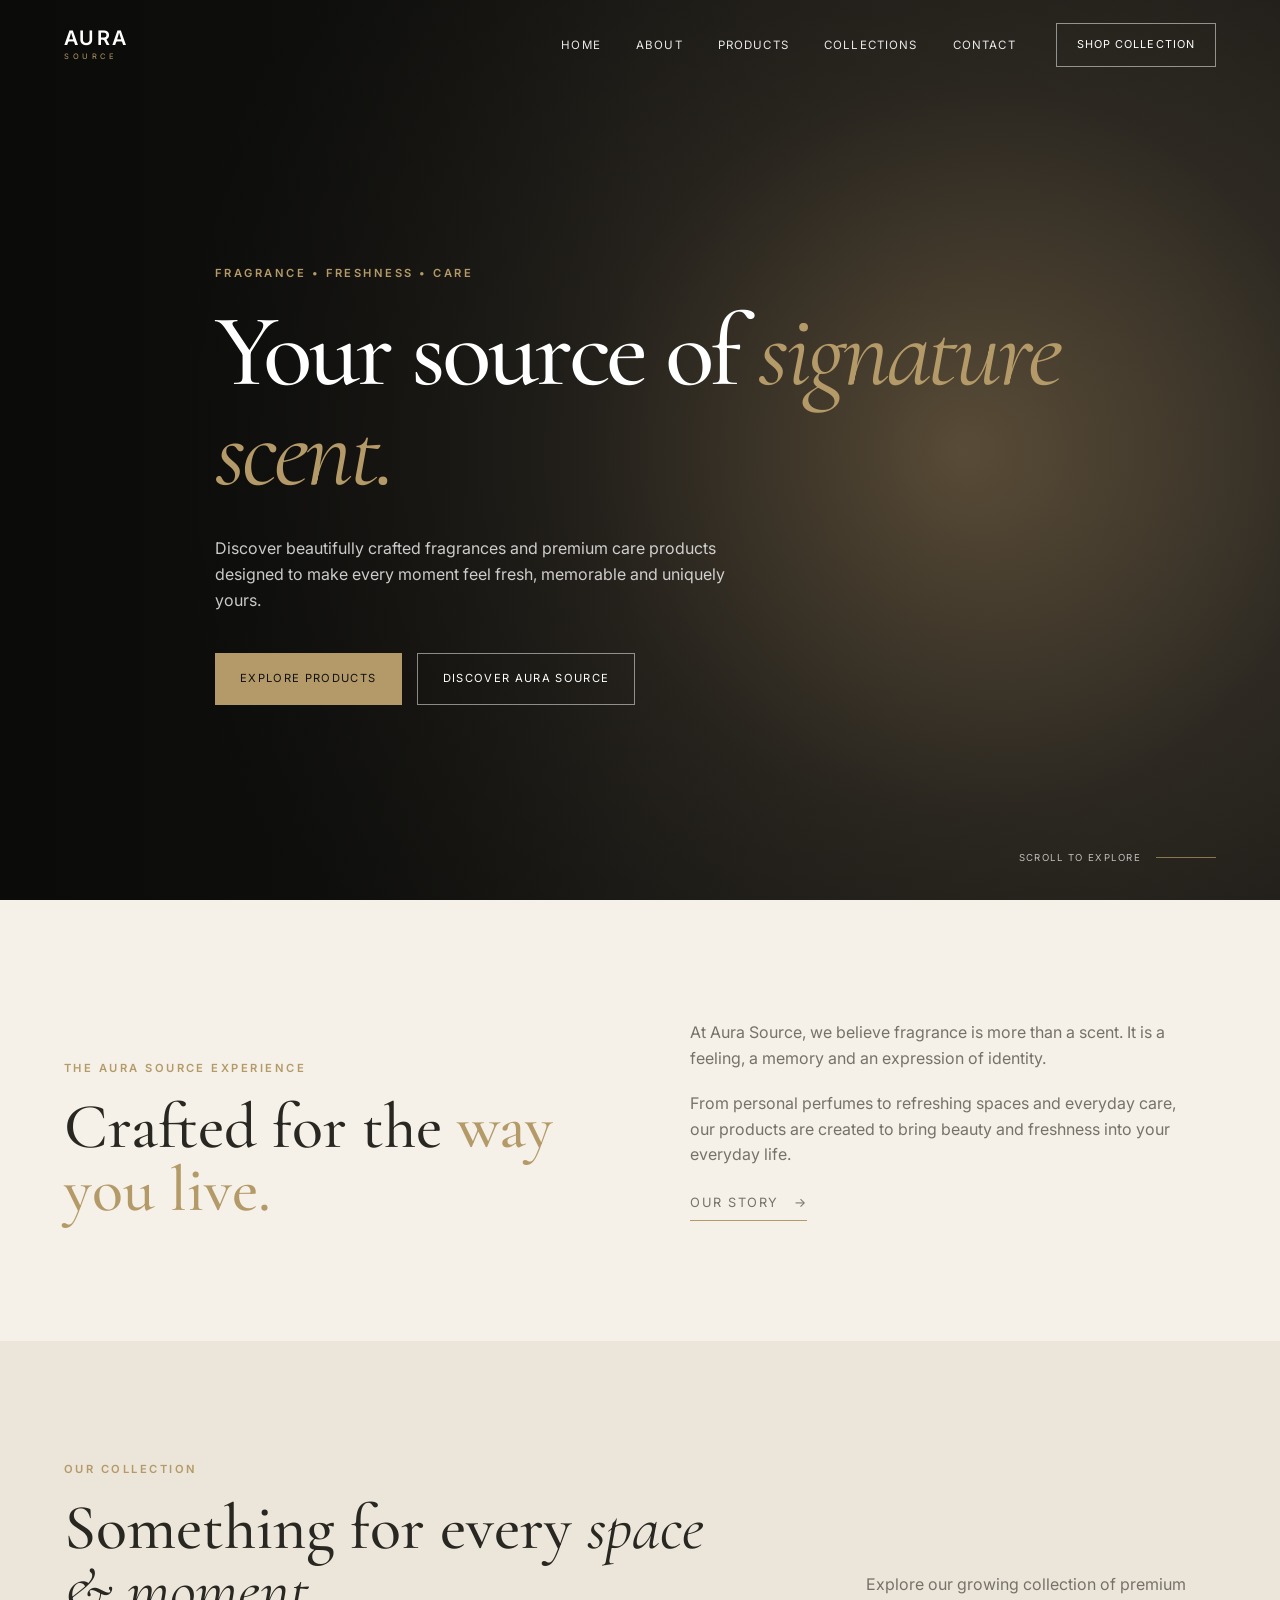
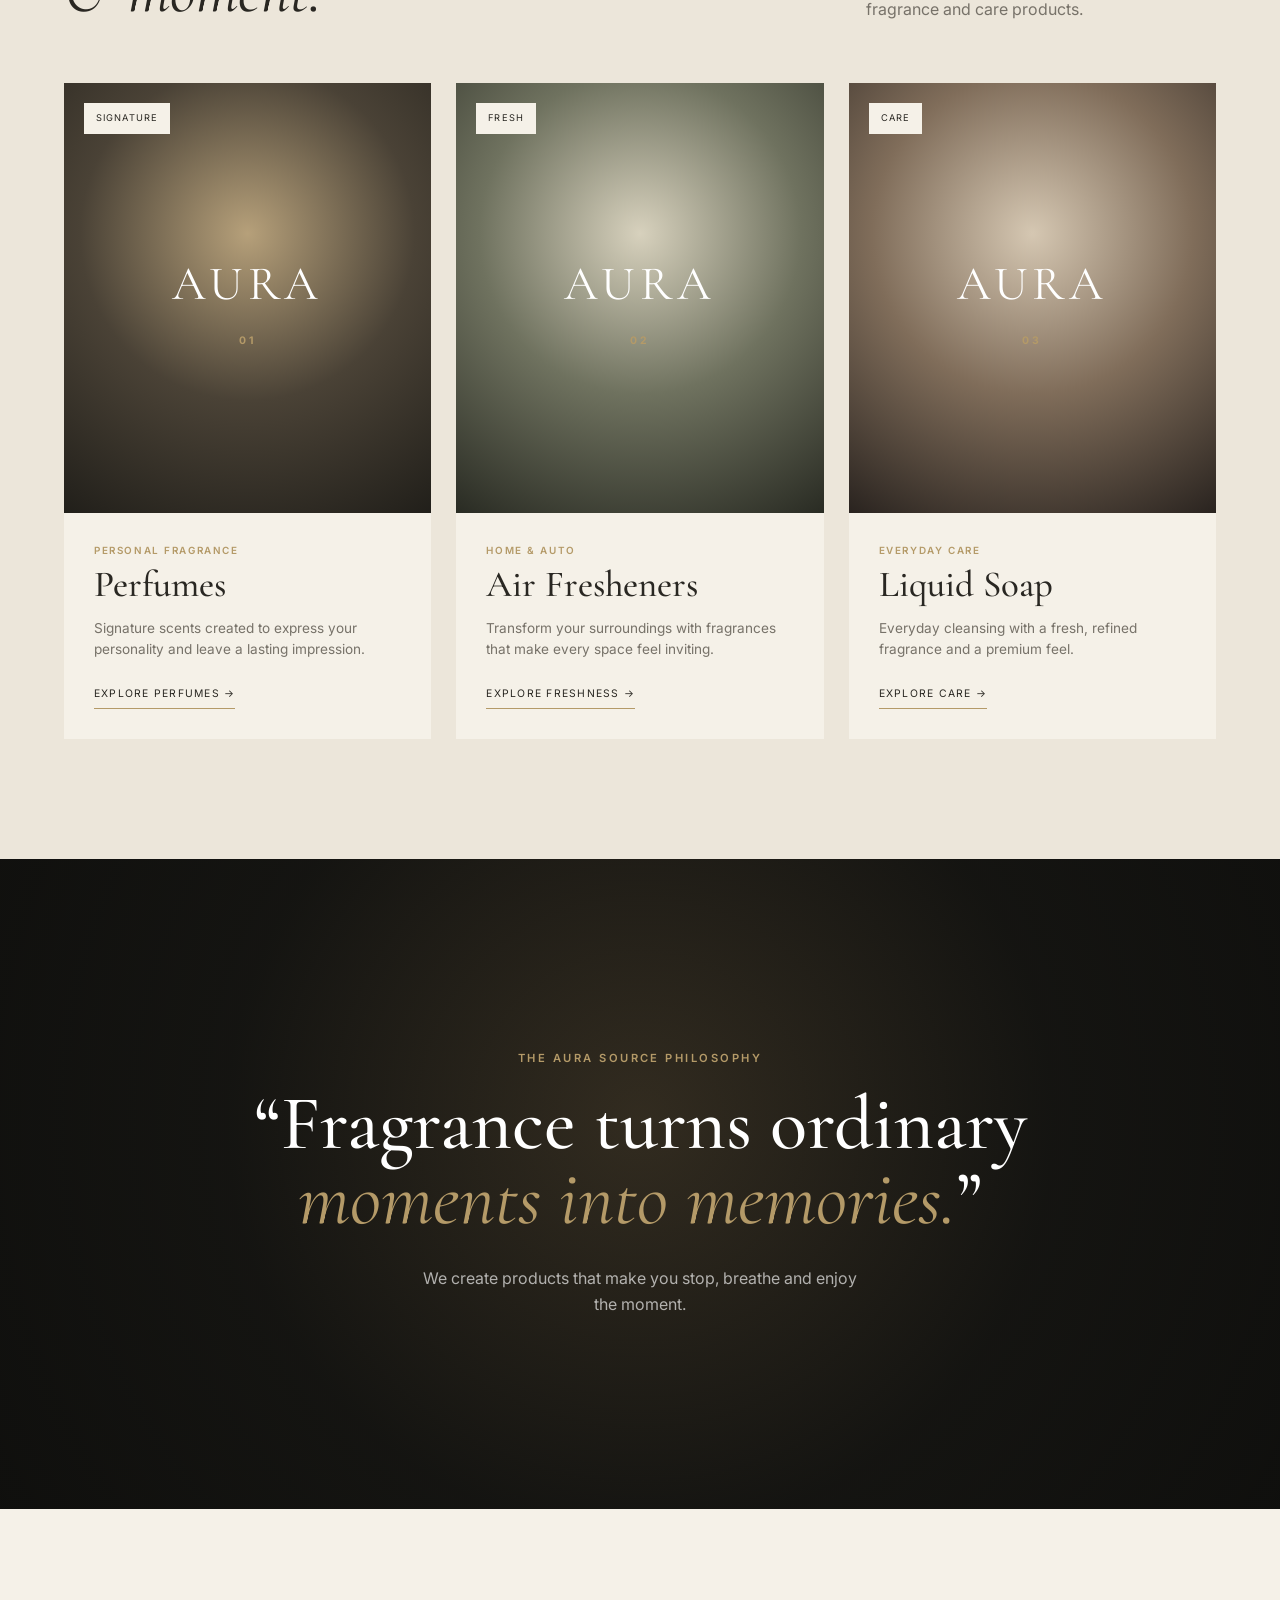
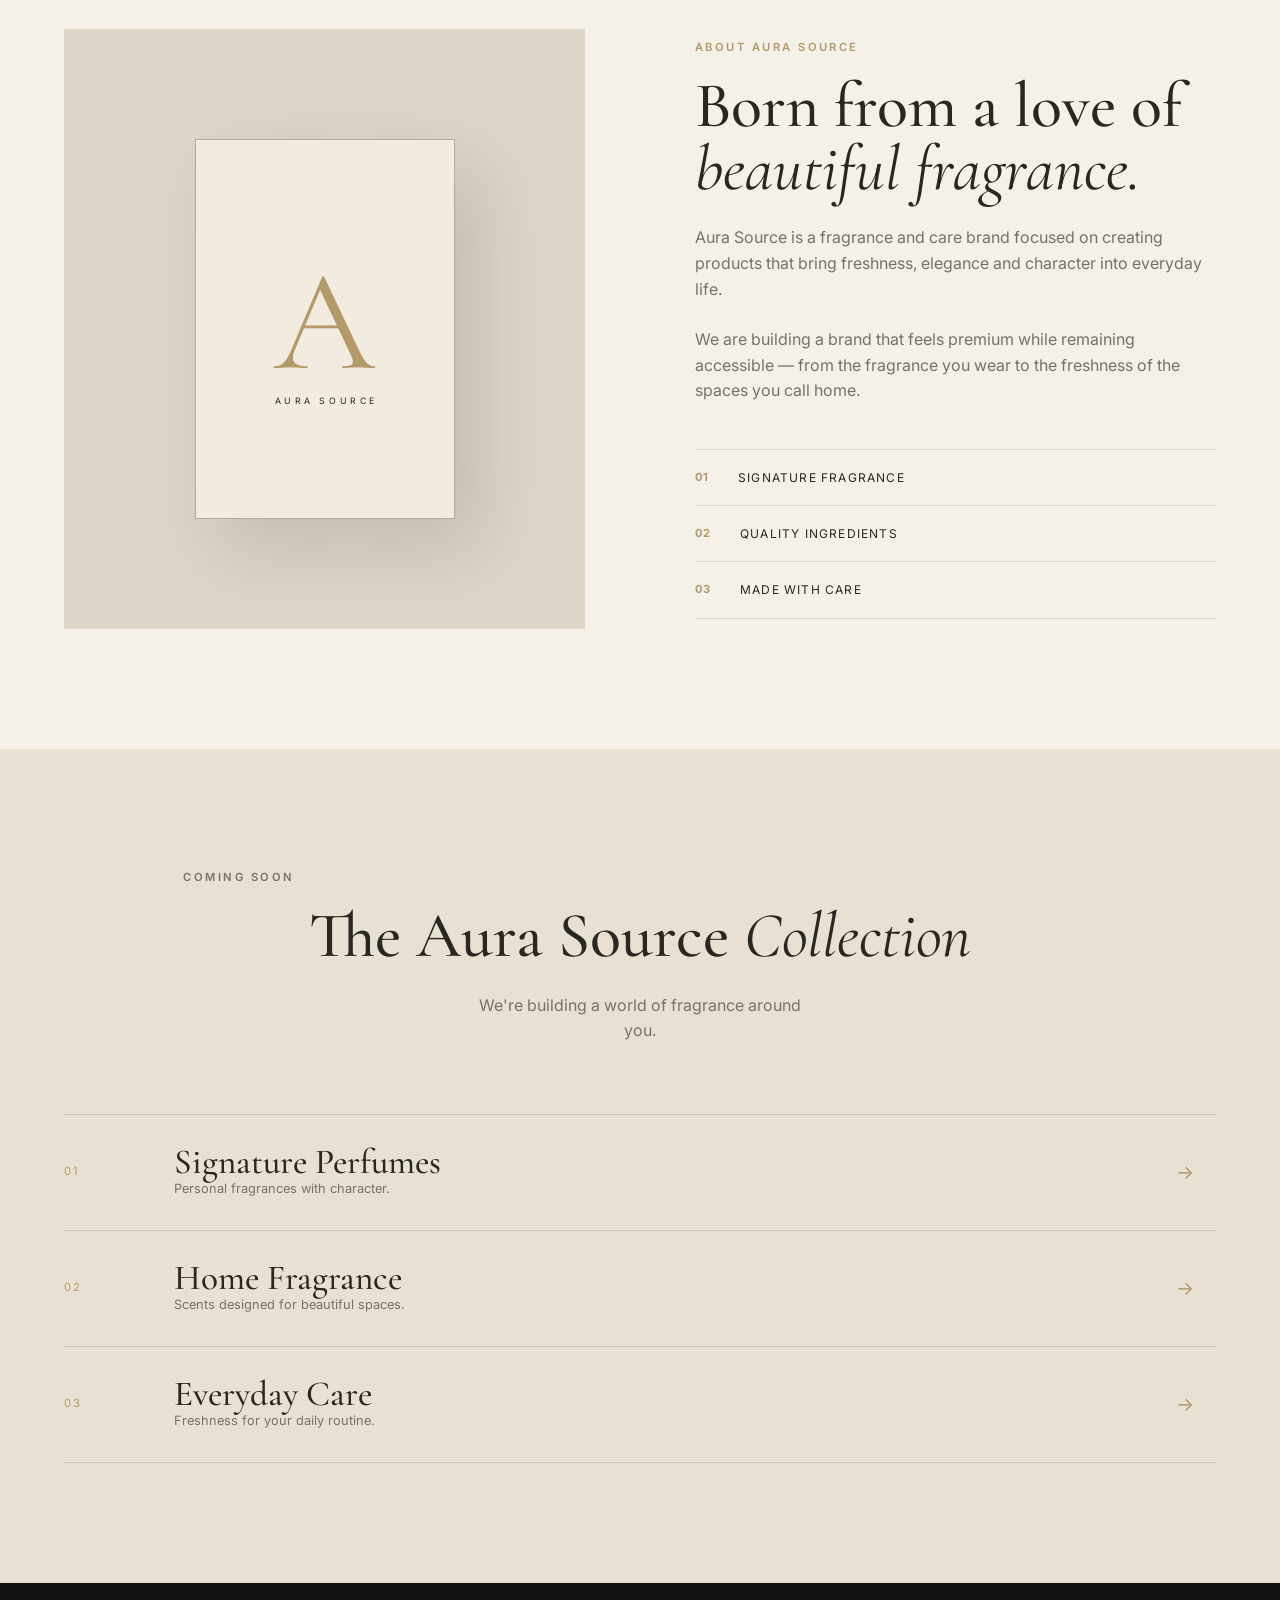
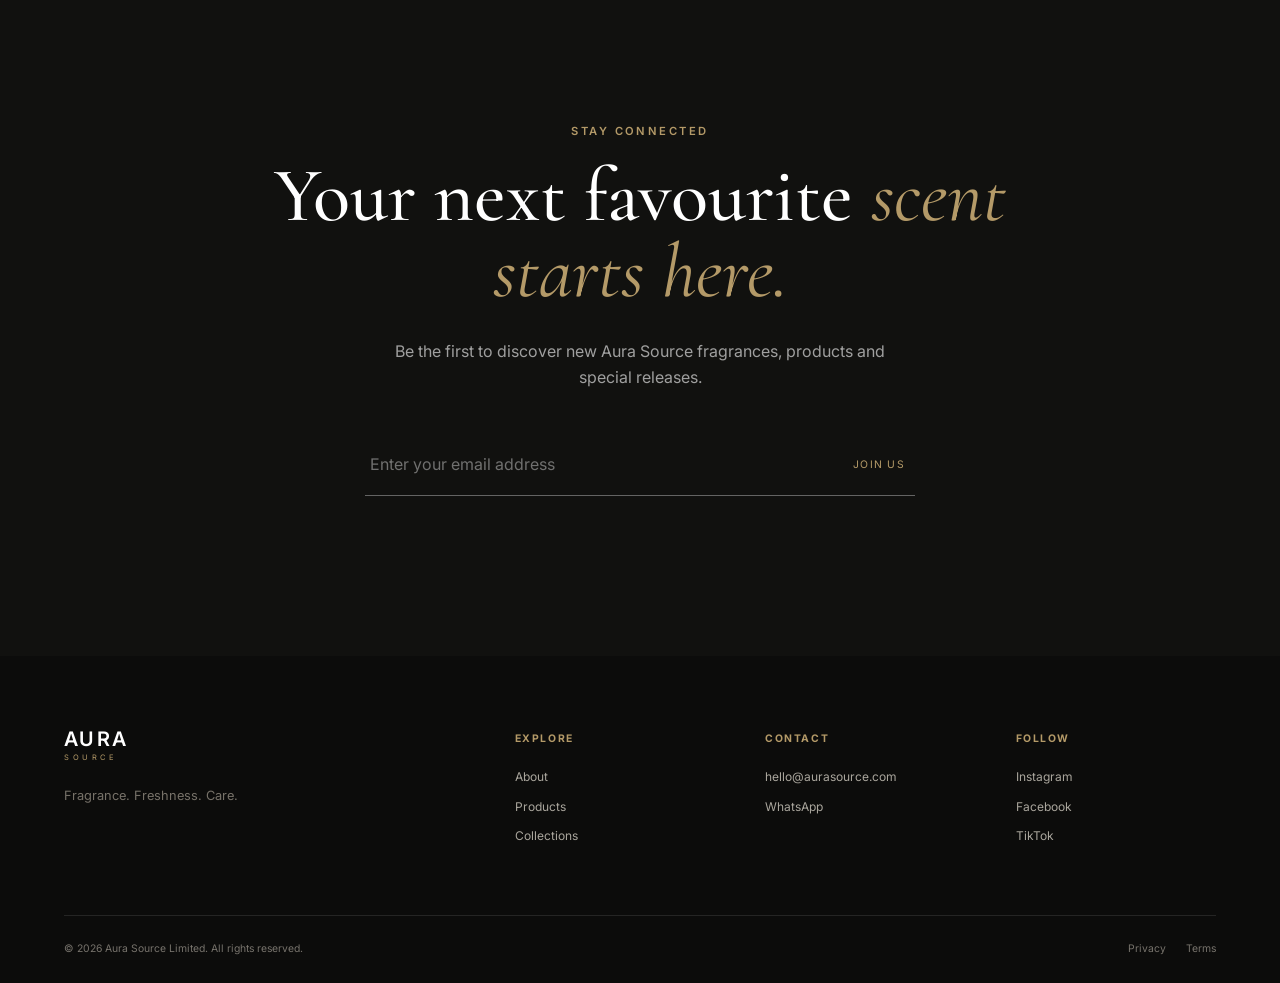
<file: index.html>
<!DOCTYPE html>
<html lang="en">
<head>
  <meta charset="UTF-8" />
  <meta name="viewport" content="width=device-width, initial-scale=1.0" />

  <title>Aura Source | Fragrance, Freshness & Care</title>
  <meta
    name="description"
    content="Aura Source creates premium perfumes, air fresheners and liquid care products designed to elevate everyday spaces and personal moments."
  />

  <link rel="preconnect" href="https://fonts.googleapis.com">
  <link rel="preconnect" href="https://fonts.gstatic.com" crossorigin>
  <link
    href="https://fonts.googleapis.com/css2?family=Cormorant+Garamond:wght@400;500;600;700&family=Inter:wght@300;400;500;600;700&display=swap"
    rel="stylesheet"
  />

  <link rel="stylesheet" href="index.css" />
</head>

<body>

  <!-- ================= HEADER ================= -->
  <header class="header" id="header">
    <div class="container nav">

      <a href="#home" class="logo">
        <span>AURA</span>
        <small>SOURCE</small>
      </a>

      <nav class="nav-links" id="navLinks">
        <a href="index.html">Home</a>
        <a href="about.html">About</a>
        <a href="products.html">Products</a>
        <a href="collections.html">Collections</a>
        <a href="contact.html">Contact</a>
      </nav>

      <a href="products.html" class="nav-button">Shop Collection</a>

      <button class="menu-toggle" id="menuToggle" aria-label="Open menu">
        <span></span>
        <span></span>
        <span></span>
      </button>

    </div>
  </header>


  <!-- ================= HERO ================= -->
  <main>

    <section class="hero" id="home">
      <div class="hero-overlay"></div>

      <div class="container hero-content">

        <p class="eyebrow">FRAGRANCE • FRESHNESS • CARE</p>

        <h1>
          Your source of
          <em>signature scent.</em>
        </h1>

        <p class="hero-text">
          Discover beautifully crafted fragrances and premium care products
          designed to make every moment feel fresh, memorable and uniquely yours.
        </p>

        <div class="hero-buttons">
          <a href="#products" class="btn btn-primary">Explore Products</a>
          <a href="#about" class="btn btn-outline">Discover Aura Source</a>
        </div>

      </div>

      <div class="scroll-indicator">
        <span>Scroll to explore</span>
        <div></div>
      </div>
    </section>


    <!-- ================= INTRO ================= -->
    <section class="intro section">
      <div class="container intro-grid">

        <div>
          <p class="eyebrow">THE AURA SOURCE EXPERIENCE</p>
          <h2>
            Crafted for the
            <span>way you live.</span>
          </h2>
        </div>

        <div class="intro-text">
          <p>
            At Aura Source, we believe fragrance is more than a scent.
            It is a feeling, a memory and an expression of identity.
          </p>

          <p>
            From personal perfumes to refreshing spaces and everyday care,
            our products are created to bring beauty and freshness into
            your everyday life.
          </p>

          <a href="#about" class="text-link">
            Our story <span>→</span>
          </a>
        </div>

      </div>
    </section>


    <!-- ================= PRODUCTS ================= -->
    <section class="products section" id="products">
      <div class="container">

        <div class="section-heading">
          <div>
            <p class="eyebrow">OUR COLLECTION</p>
            <h2>Something for every <em>space & moment.</em></h2>
          </div>

          <p>
            Explore our growing collection of premium fragrance
            and care products.
          </p>
        </div>


        <div class="product-grid">

          <!-- Perfume -->
          <article class="product-card perfume-card">
            <div class="product-image">
              <div class="product-placeholder">
                <span>AURA</span>
                <strong>01</strong>
              </div>

              <span class="product-label">Signature</span>
            </div>

            <div class="product-info">
              <p>PERSONAL FRAGRANCE</p>
              <h3>Perfumes</h3>
              <p>
                Signature scents created to express your personality
                and leave a lasting impression.
              </p>

              <a href="#contact" class="product-link">
                Explore perfumes →
              </a>
            </div>
          </article>


          <!-- Air Freshener -->
          <article class="product-card">
            <div class="product-image">
              <div class="product-placeholder fresh">
                <span>AURA</span>
                <strong>02</strong>
              </div>

              <span class="product-label">Fresh</span>
            </div>

            <div class="product-info">
              <p>HOME & AUTO</p>
              <h3>Air Fresheners</h3>
              <p>
                Transform your surroundings with fragrances
                that make every space feel inviting.
              </p>

              <a href="#contact" class="product-link">
                Explore freshness →
              </a>
            </div>
          </article>


          <!-- Liquid Soap -->
          <article class="product-card">
            <div class="product-image">
              <div class="product-placeholder care">
                <span>AURA</span>
                <strong>03</strong>
              </div>

              <span class="product-label">Care</span>
            </div>

            <div class="product-info">
              <p>EVERYDAY CARE</p>
              <h3>Liquid Soap</h3>
              <p>
                Everyday cleansing with a fresh, refined fragrance
                and a premium feel.
              </p>

              <a href="#contact" class="product-link">
                Explore care →
              </a>
            </div>
          </article>

        </div>
      </div>
    </section>


    <!-- ================= BRAND STATEMENT ================= -->
    <section class="statement">
      <div class="statement-overlay"></div>

      <div class="container statement-content">
        <p class="eyebrow">THE AURA SOURCE PHILOSOPHY</p>

        <h2>
          “Fragrance turns ordinary
          <em>moments into memories.</em>”
        </h2>

        <p>
          We create products that make you stop, breathe and enjoy
          the moment.
        </p>
      </div>
    </section>


    <!-- ================= ABOUT ================= -->
    <section class="about section" id="about">
      <div class="container about-grid">

        <div class="about-visual">
          <div class="about-box">
            <span>A</span>
            <small>AURA SOURCE</small>
          </div>
        </div>

        <div class="about-content">
          <p class="eyebrow">ABOUT AURA SOURCE</p>

          <h2>
            Born from a love of
            <em>beautiful fragrance.</em>
          </h2>

          <p>
            Aura Source is a fragrance and care brand focused on creating
            products that bring freshness, elegance and character into
            everyday life.
          </p>

          <p>
            We are building a brand that feels premium while remaining
            accessible — from the fragrance you wear to the freshness
            of the spaces you call home.
          </p>

          <div class="about-features">
            <div>
              <strong>01</strong>
              <span>Signature Fragrance</span>
            </div>

            <div>
              <strong>02</strong>
              <span>Quality Ingredients</span>
            </div>

            <div>
              <strong>03</strong>
              <span>Made with Care</span>
            </div>
          </div>

        </div>
      </div>
    </section>


    <!-- ================= COLLECTIONS ================= -->
    <section class="collections section" id="collections">
      <div class="container">

        <div class="section-heading centered">
          <p class="eyebrow">COMING SOON</p>

          <h2>
            The Aura Source
            <em>Collection</em>
          </h2>

          <p>
            We're building a world of fragrance around you.
          </p>
        </div>

        <div class="collection-list">

          <div class="collection-item">
            <span>01</span>
            <div>
              <h3>Signature Perfumes</h3>
              <p>Personal fragrances with character.</p>
            </div>
            <span>→</span>
          </div>

          <div class="collection-item">
            <span>02</span>
            <div>
              <h3>Home Fragrance</h3>
              <p>Scents designed for beautiful spaces.</p>
            </div>
            <span>→</span>
          </div>

          <div class="collection-item">
            <span>03</span>
            <div>
              <h3>Everyday Care</h3>
              <p>Freshness for your daily routine.</p>
            </div>
            <span>→</span>
          </div>

        </div>
      </div>
    </section>


    <!-- ================= CTA ================= -->
    <section class="cta" id="contact">
      <div class="container cta-content">

        <p class="eyebrow">STAY CONNECTED</p>

        <h2>
          Your next favourite
          <em>scent starts here.</em>
        </h2>

        <p>
          Be the first to discover new Aura Source fragrances,
          products and special releases.
        </p>

        <form class="newsletter" id="newsletterForm">
          <input
            type="email"
            id="email"
            placeholder="Enter your email address"
            required
          />

          <button type="submit">
            Join Us
          </button>
        </form>

        <p class="form-message" id="formMessage"></p>

      </div>
    </section>

  </main>


  <!-- ================= FOOTER ================= -->
  <footer class="footer">
    <div class="container footer-grid">

      <div>
        <a href="#home" class="logo footer-logo">
          <span>AURA</span>
          <small>SOURCE</small>
        </a>

        <p>
          Fragrance. Freshness. Care.
        </p>
      </div>

      <div>
        <h4>Explore</h4>
        <a href="about.html">About</a>
        <a href="products.html">Products</a>
        <a href="collections.html">Collections</a>
      </div>

      <div>
        <h4>Contact</h4>
        <a href="mailto:hello@aurasource.com">
          hello@aurasource.com
        </a>

        <a href="https://wa.me/2340000000000" target="_blank">
          WhatsApp
        </a>
      </div>

      <div>
        <h4>Follow</h4>
        <a href="#">Instagram</a>
        <a href="#">Facebook</a>
        <a href="#">TikTok</a>
      </div>

    </div>

    <div class="container footer-bottom">
      <p>© <span id="year"></span> Aura Source Limited. All rights reserved.</p>

      <div>
        <a href="privacy.html">Privacy</a>
        <a href="terms.html">Terms</a>
      </div>
    </div>
  </footer>


  <script src="index.js"></script>
</body>
</html>
</file>
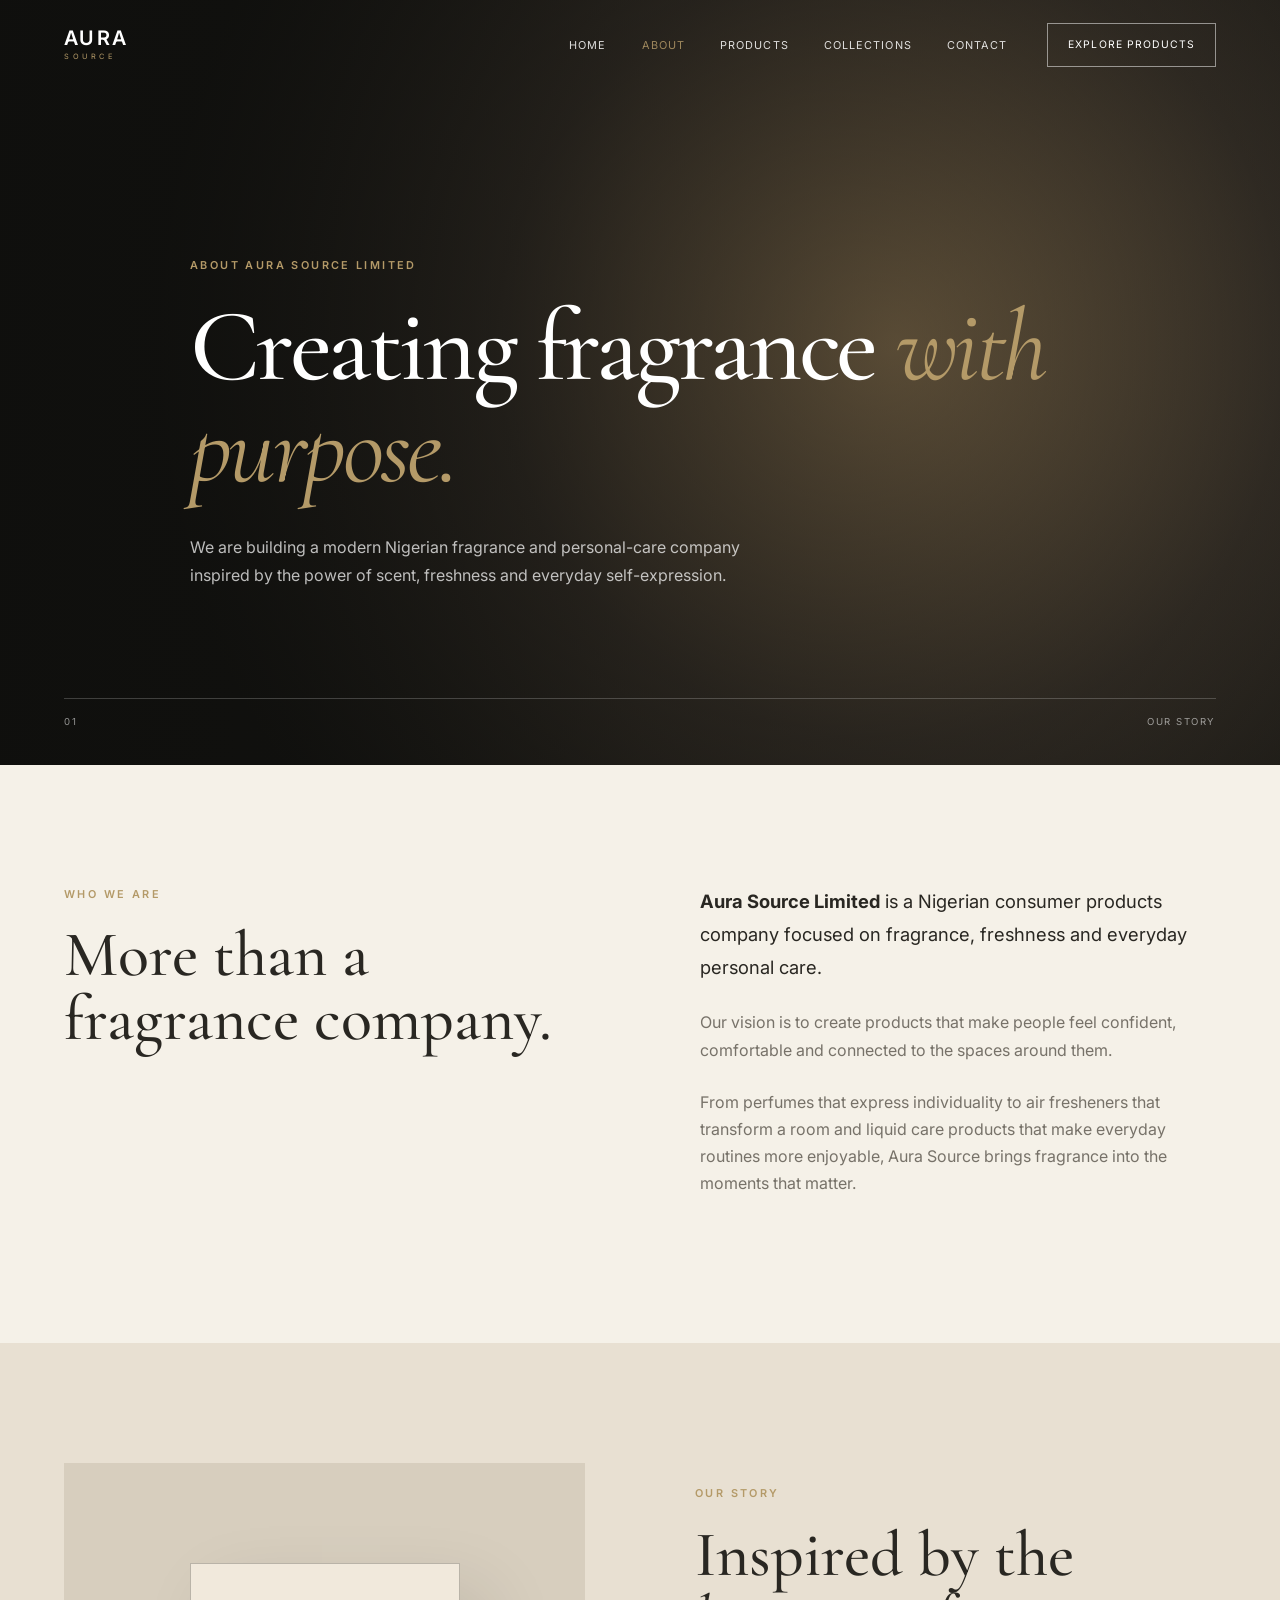
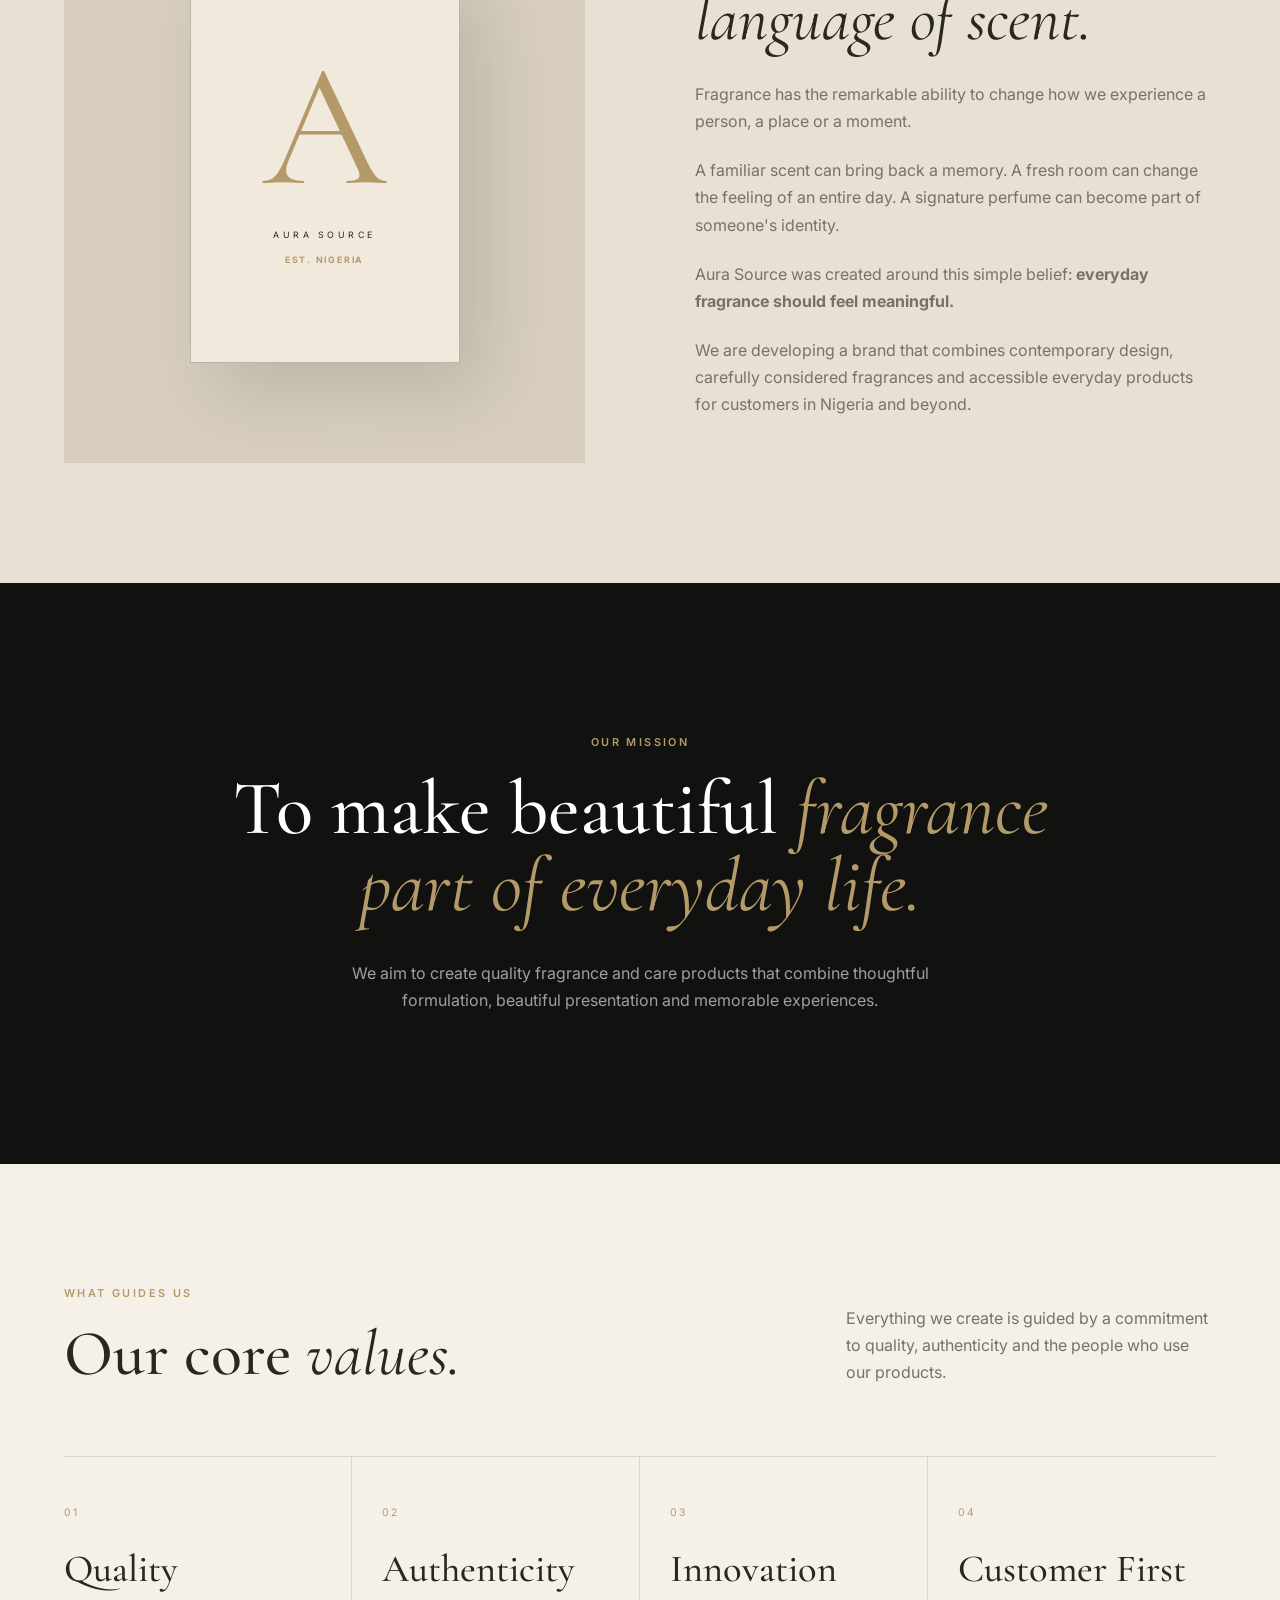
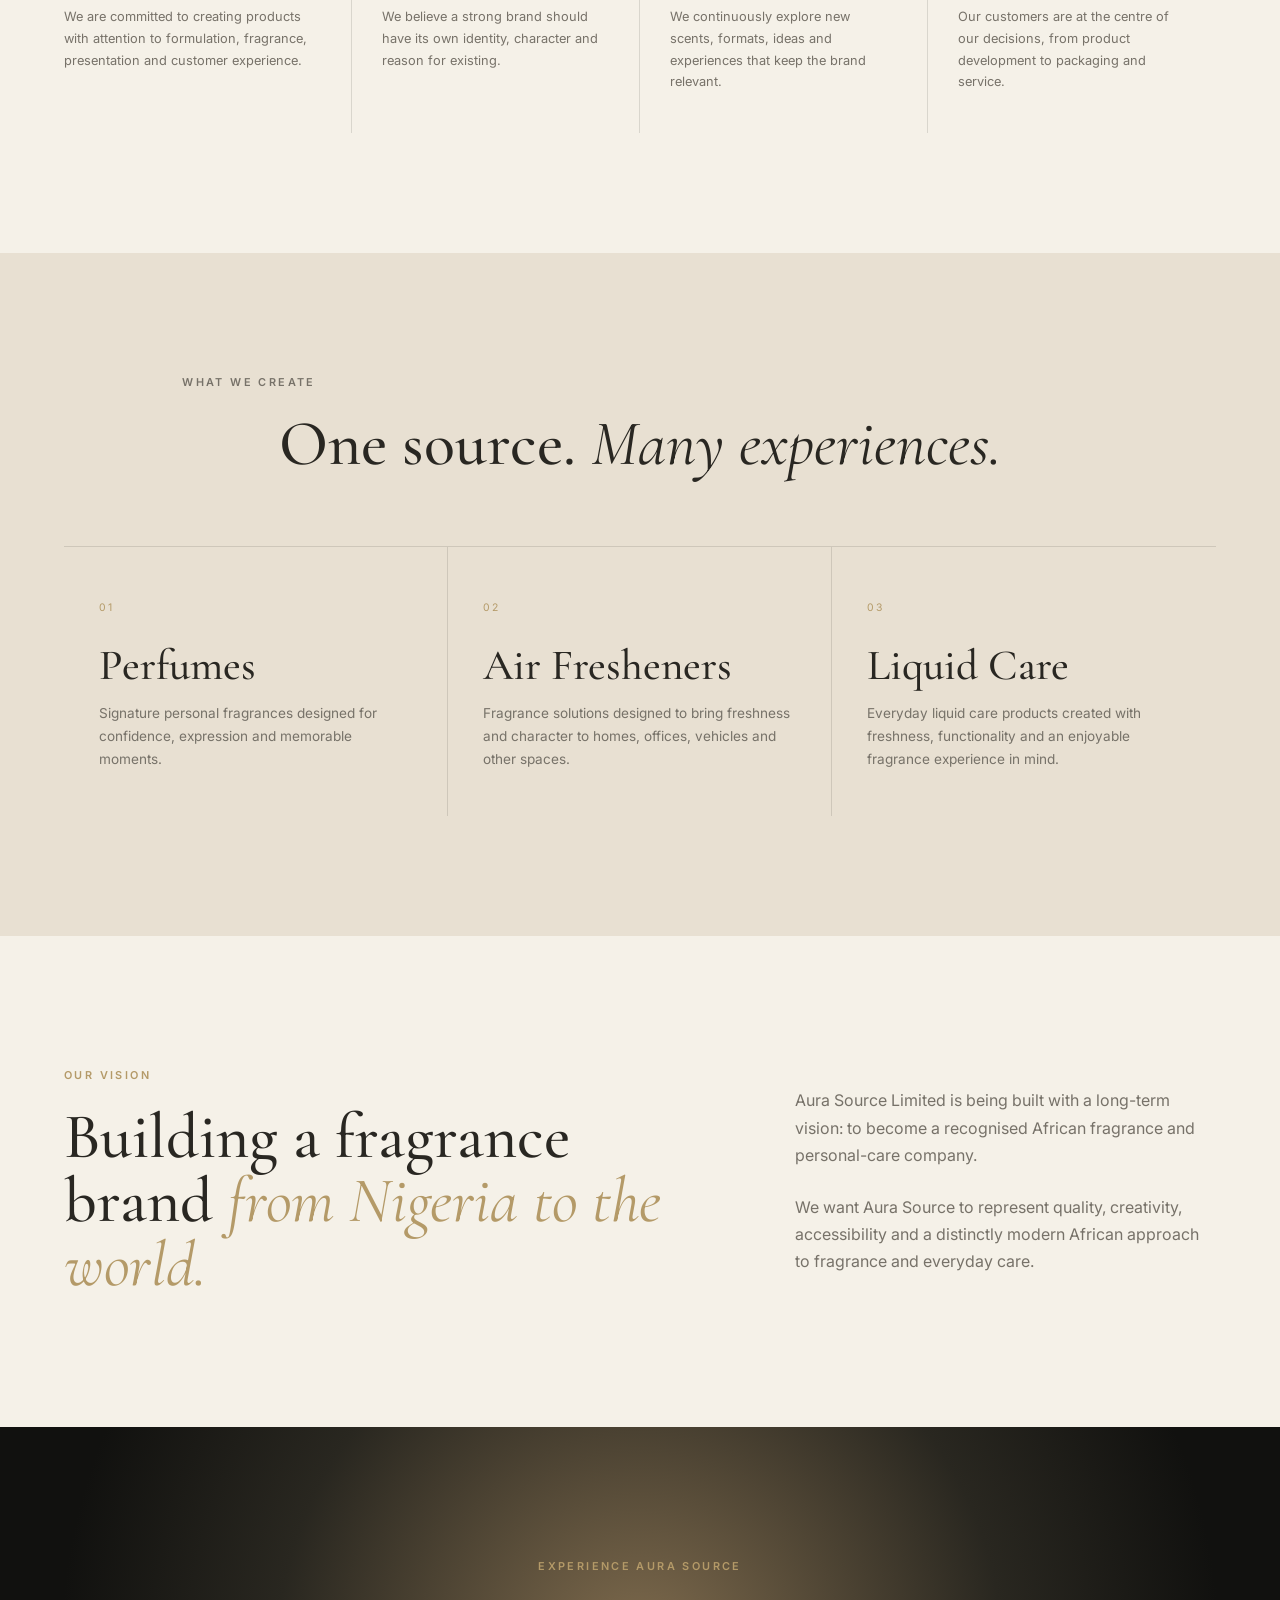
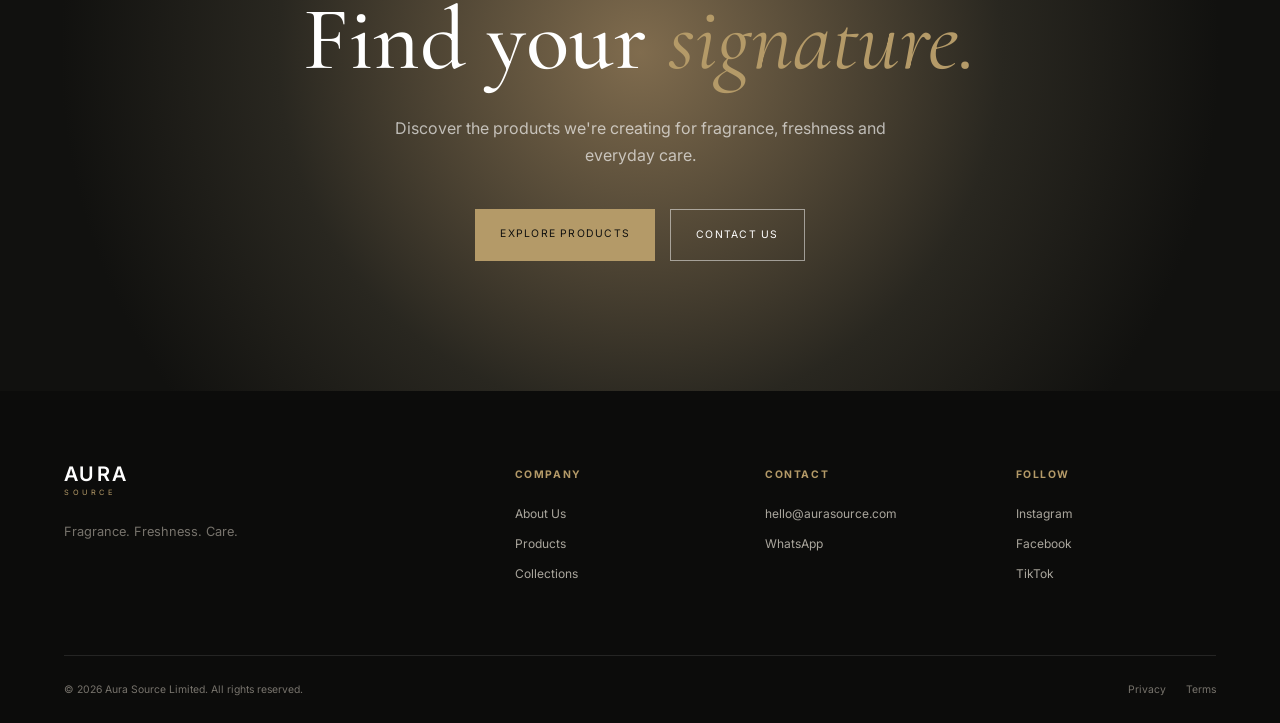
<file: about.html>
<!DOCTYPE html>
<html lang="en">
<head>
  <meta charset="UTF-8">
  <meta name="viewport" content="width=device-width, initial-scale=1.0">

  <title>About Us | Aura Source Limited</title>

  <meta
    name="description"
    content="Learn about Aura Source Limited, a Nigerian fragrance and personal care company creating perfumes, air fresheners and liquid care products."
  >

  <link rel="preconnect" href="https://fonts.googleapis.com">
  <link rel="preconnect" href="https://fonts.gstatic.com" crossorigin>

  <link
    href="https://fonts.googleapis.com/css2?family=Cormorant+Garamond:wght@400;500;600;700&family=Inter:wght@300;400;500;600;700&display=swap"
    rel="stylesheet"
  >

  <link rel="stylesheet" href="about.css">
</head>

<body>

  <!-- ================= NAVIGATION ================= -->

  <header class="header" id="header">

    <div class="container nav">

      <a href="index.html" class="logo">
        <span>AURA</span>
        <small>SOURCE</small>
      </a>

      <nav class="nav-links" id="navLinks">
        <a href="index.html">Home</a>
        <a href="about.html" class="active">About</a>
        <a href="index.html#products">Products</a>
        <a href="index.html#collections">Collections</a>
        <a href="index.html#contact">Contact</a>
      </nav>

      <a href="index.html#products" class="nav-button">
        Explore Products
      </a>

      <button
        class="menu-toggle"
        id="menuToggle"
        aria-label="Open menu"
      >
        <span></span>
        <span></span>
        <span></span>
      </button>

    </div>

  </header>


  <!-- ================= HERO ================= -->

  <main>

    <section class="about-hero">

      <div class="hero-overlay"></div>

      <div class="container hero-content">

        <p class="eyebrow">
          ABOUT AURA SOURCE LIMITED
        </p>

        <h1>
          Creating fragrance
          <em>with purpose.</em>
        </h1>

        <p>
          We are building a modern Nigerian fragrance and personal-care
          company inspired by the power of scent, freshness and everyday
          self-expression.
        </p>

      </div>

      <div class="hero-bottom">
        <span>01</span>
        <span>OUR STORY</span>
      </div>

    </section>


    <!-- ================= COMPANY INTRO ================= -->

    <section class="company-intro section">

      <div class="container intro-grid">

        <div class="intro-heading">

          <p class="eyebrow">
            WHO WE ARE
          </p>

          <h2>
            More than a fragrance company.
          </h2>

        </div>

        <div class="intro-copy">

          <p class="lead">
            <strong>Aura Source Limited</strong> is a Nigerian consumer
            products company focused on fragrance, freshness and everyday
            personal care.
          </p>

          <p>
            Our vision is to create products that make people feel confident,
            comfortable and connected to the spaces around them.
          </p>

          <p>
            From perfumes that express individuality to air fresheners that
            transform a room and liquid care products that make everyday
            routines more enjoyable, Aura Source brings fragrance into
            the moments that matter.
          </p>

        </div>

      </div>

    </section>


    <!-- ================= BRAND STORY ================= -->

    <section class="story section">

      <div class="container story-grid">

        <div class="story-image">

          <div class="story-card">

            <span class="big-letter">A</span>

            <div>
              <small>AURA SOURCE</small>
              <strong>EST. NIGERIA</strong>
            </div>

          </div>

        </div>


        <div class="story-content">

          <p class="eyebrow">
            OUR STORY
          </p>

          <h2>
            Inspired by the
            <em>language of scent.</em>
          </h2>

          <p>
            Fragrance has the remarkable ability to change how we experience
            a person, a place or a moment.
          </p>

          <p>
            A familiar scent can bring back a memory. A fresh room can change
            the feeling of an entire day. A signature perfume can become part
            of someone's identity.
          </p>

          <p>
            Aura Source was created around this simple belief:
            <strong>everyday fragrance should feel meaningful.</strong>
          </p>

          <p>
            We are developing a brand that combines contemporary design,
            carefully considered fragrances and accessible everyday products
            for customers in Nigeria and beyond.
          </p>

        </div>

      </div>

    </section>


    <!-- ================= MISSION ================= -->

    <section class="mission">

      <div class="container mission-content">

        <p class="eyebrow">
          OUR MISSION
        </p>

        <h2>
          To make beautiful
          <em>fragrance part of everyday life.</em>
        </h2>

        <p>
          We aim to create quality fragrance and care products that combine
          thoughtful formulation, beautiful presentation and memorable
          experiences.
        </p>

      </div>

    </section>


    <!-- ================= VALUES ================= -->

    <section class="values section">

      <div class="container">

        <div class="section-heading">

          <div>
            <p class="eyebrow">
              WHAT GUIDES US
            </p>

            <h2>
              Our core
              <em>values.</em>
            </h2>
          </div>

          <p>
            Everything we create is guided by a commitment to quality,
            authenticity and the people who use our products.
          </p>

        </div>


        <div class="values-grid">

          <article class="value-card">

            <span>01</span>

            <h3>Quality</h3>

            <p>
              We are committed to creating products with attention to
              formulation, fragrance, presentation and customer experience.
            </p>

          </article>


          <article class="value-card">

            <span>02</span>

            <h3>Authenticity</h3>

            <p>
              We believe a strong brand should have its own identity,
              character and reason for existing.
            </p>

          </article>


          <article class="value-card">

            <span>03</span>

            <h3>Innovation</h3>

            <p>
              We continuously explore new scents, formats, ideas and
              experiences that keep the brand relevant.
            </p>

          </article>


          <article class="value-card">

            <span>04</span>

            <h3>Customer First</h3>

            <p>
              Our customers are at the centre of our decisions, from product
              development to packaging and service.
            </p>

          </article>

        </div>

      </div>

    </section>


    <!-- ================= PRODUCT AREAS ================= -->

    <section class="product-focus section">

      <div class="container">

        <div class="section-heading centered">

          <p class="eyebrow">
            WHAT WE CREATE
          </p>

          <h2>
            One source.
            <em>Many experiences.</em>
          </h2>

        </div>


        <div class="focus-grid">

          <div class="focus-item">

            <span>01</span>

            <h3>Perfumes</h3>

            <p>
              Signature personal fragrances designed for confidence,
              expression and memorable moments.
            </p>

          </div>


          <div class="focus-item">

            <span>02</span>

            <h3>Air Fresheners</h3>

            <p>
              Fragrance solutions designed to bring freshness and character
              to homes, offices, vehicles and other spaces.
            </p>

          </div>


          <div class="focus-item">

            <span>03</span>

            <h3>Liquid Care</h3>

            <p>
              Everyday liquid care products created with freshness,
              functionality and an enjoyable fragrance experience in mind.
            </p>

          </div>

        </div>

      </div>

    </section>


    <!-- ================= VISION ================= -->

    <section class="vision">

      <div class="container vision-grid">

        <div>

          <p class="eyebrow">
            OUR VISION
          </p>

          <h2>
            Building a fragrance brand
            <em>from Nigeria to the world.</em>
          </h2>

        </div>

        <div>

          <p>
            Aura Source Limited is being built with a long-term vision:
            to become a recognised African fragrance and personal-care
            company.
          </p>

          <p>
            We want Aura Source to represent quality, creativity,
            accessibility and a distinctly modern African approach to
            fragrance and everyday care.
          </p>

        </div>

      </div>

    </section>


    <!-- ================= CTA ================= -->

    <section class="about-cta">

      <div class="container">

        <p class="eyebrow">
          EXPERIENCE AURA SOURCE
        </p>

        <h2>
          Find your
          <em>signature.</em>
        </h2>

        <p>
          Discover the products we're creating for fragrance,
          freshness and everyday care.
        </p>

        <div class="cta-buttons">

          <a
            href="index.html#products"
            class="btn btn-primary"
          >
            Explore Products
          </a>

          <a
            href="index.html#contact"
            class="btn btn-outline"
          >
            Contact Us
          </a>

        </div>

      </div>

    </section>

  </main>


  <!-- ================= FOOTER ================= -->

  <footer class="footer">

    <div class="container footer-grid">

      <div>

        <a href="index.html" class="logo footer-logo">
          <span>AURA</span>
          <small>SOURCE</small>
        </a>

        <p>
          Fragrance. Freshness. Care.
        </p>

      </div>


      <div>

        <h4>Company</h4>

        <a href="about.html">About Us</a>
        <a href="index.html#products">Products</a>
        <a href="index.html#collections">Collections</a>

      </div>


      <div>

        <h4>Contact</h4>

        <a href="mailto:hello@aurasource.com">
          hello@aurasource.com
        </a>

        <a
          href="https://wa.me/2340000000000"
          target="_blank"
          rel="noopener"
        >
          WhatsApp
        </a>

      </div>


      <div>

        <h4>Follow</h4>

        <a href="#">Instagram</a>
        <a href="#">Facebook</a>
        <a href="#">TikTok</a>

      </div>

    </div>


    <div class="container footer-bottom">

      <p>
        © <span id="year"></span>
        Aura Source Limited. All rights reserved.
      </p>

      <div>
        <a href="#">Privacy</a>
        <a href="#">Terms</a>
      </div>

    </div>

  </footer>


  <script src="about.js"></script>

</body>
</html>
</file>
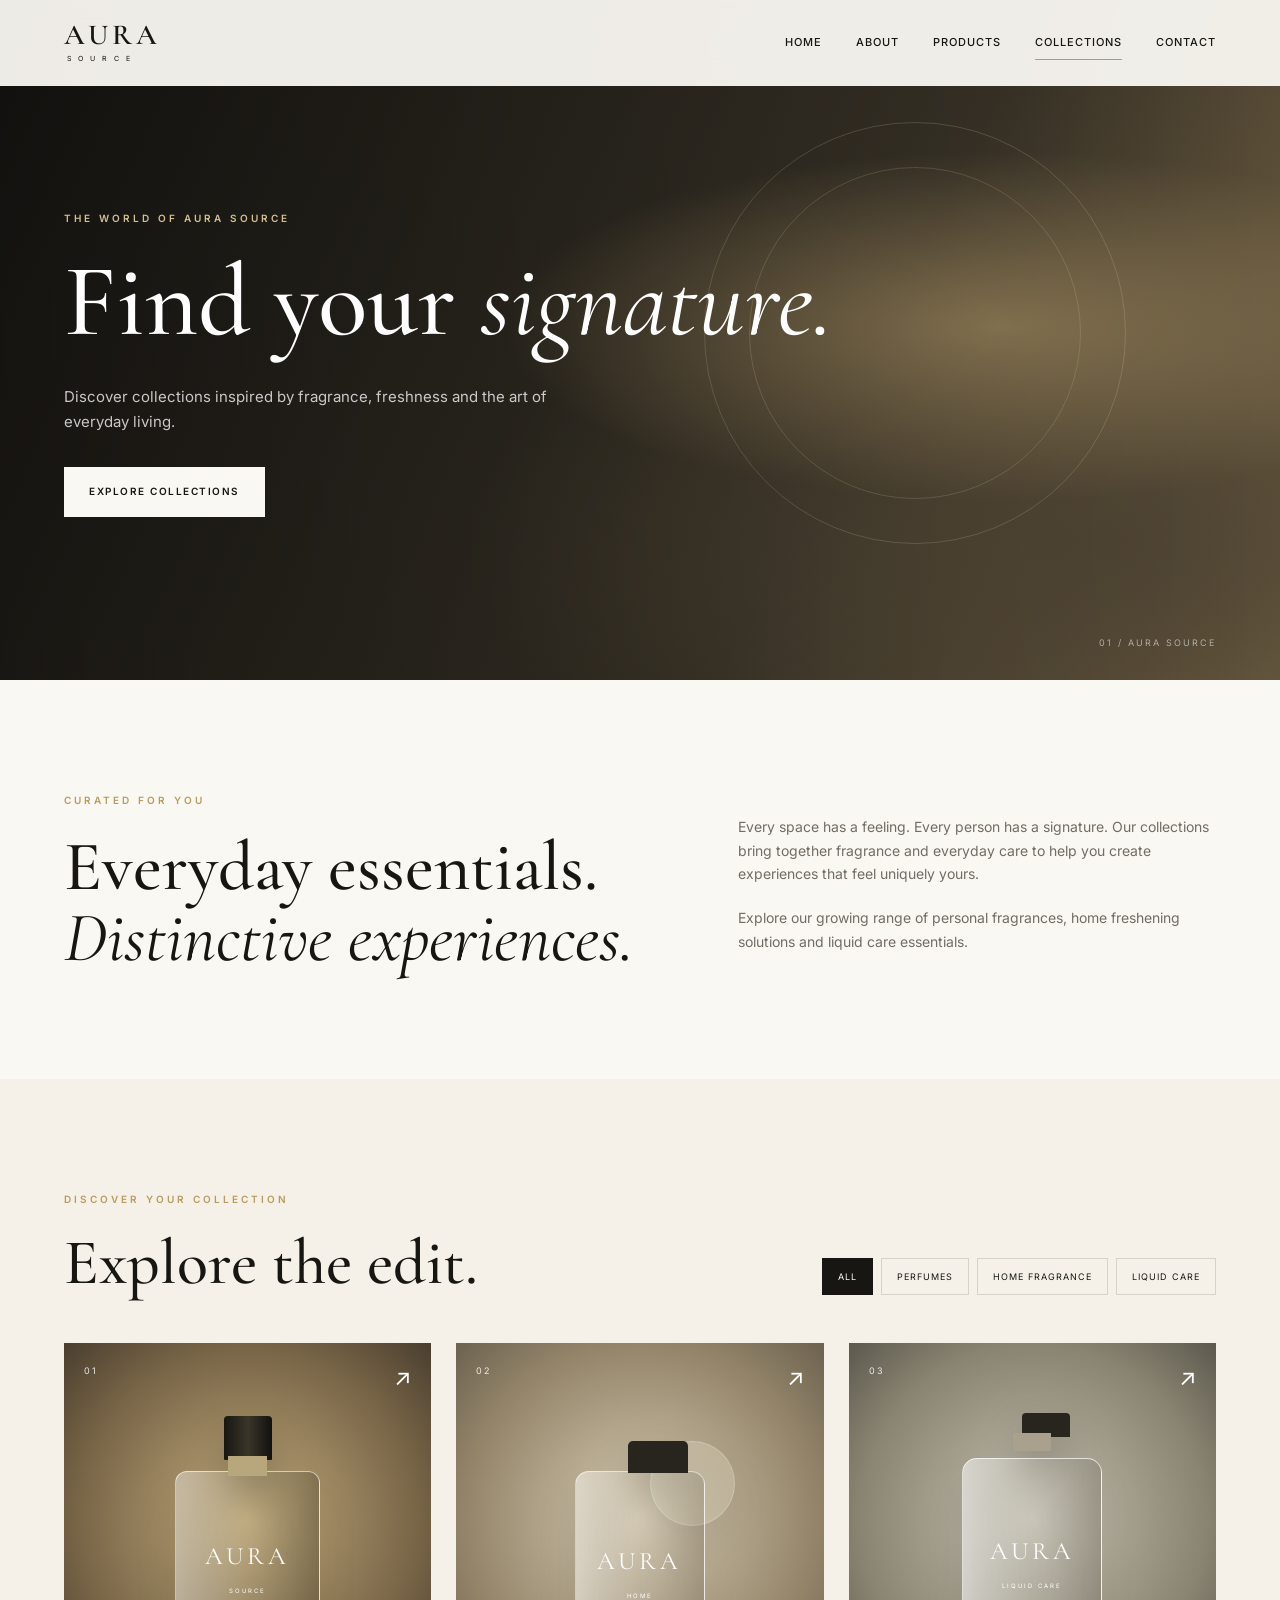
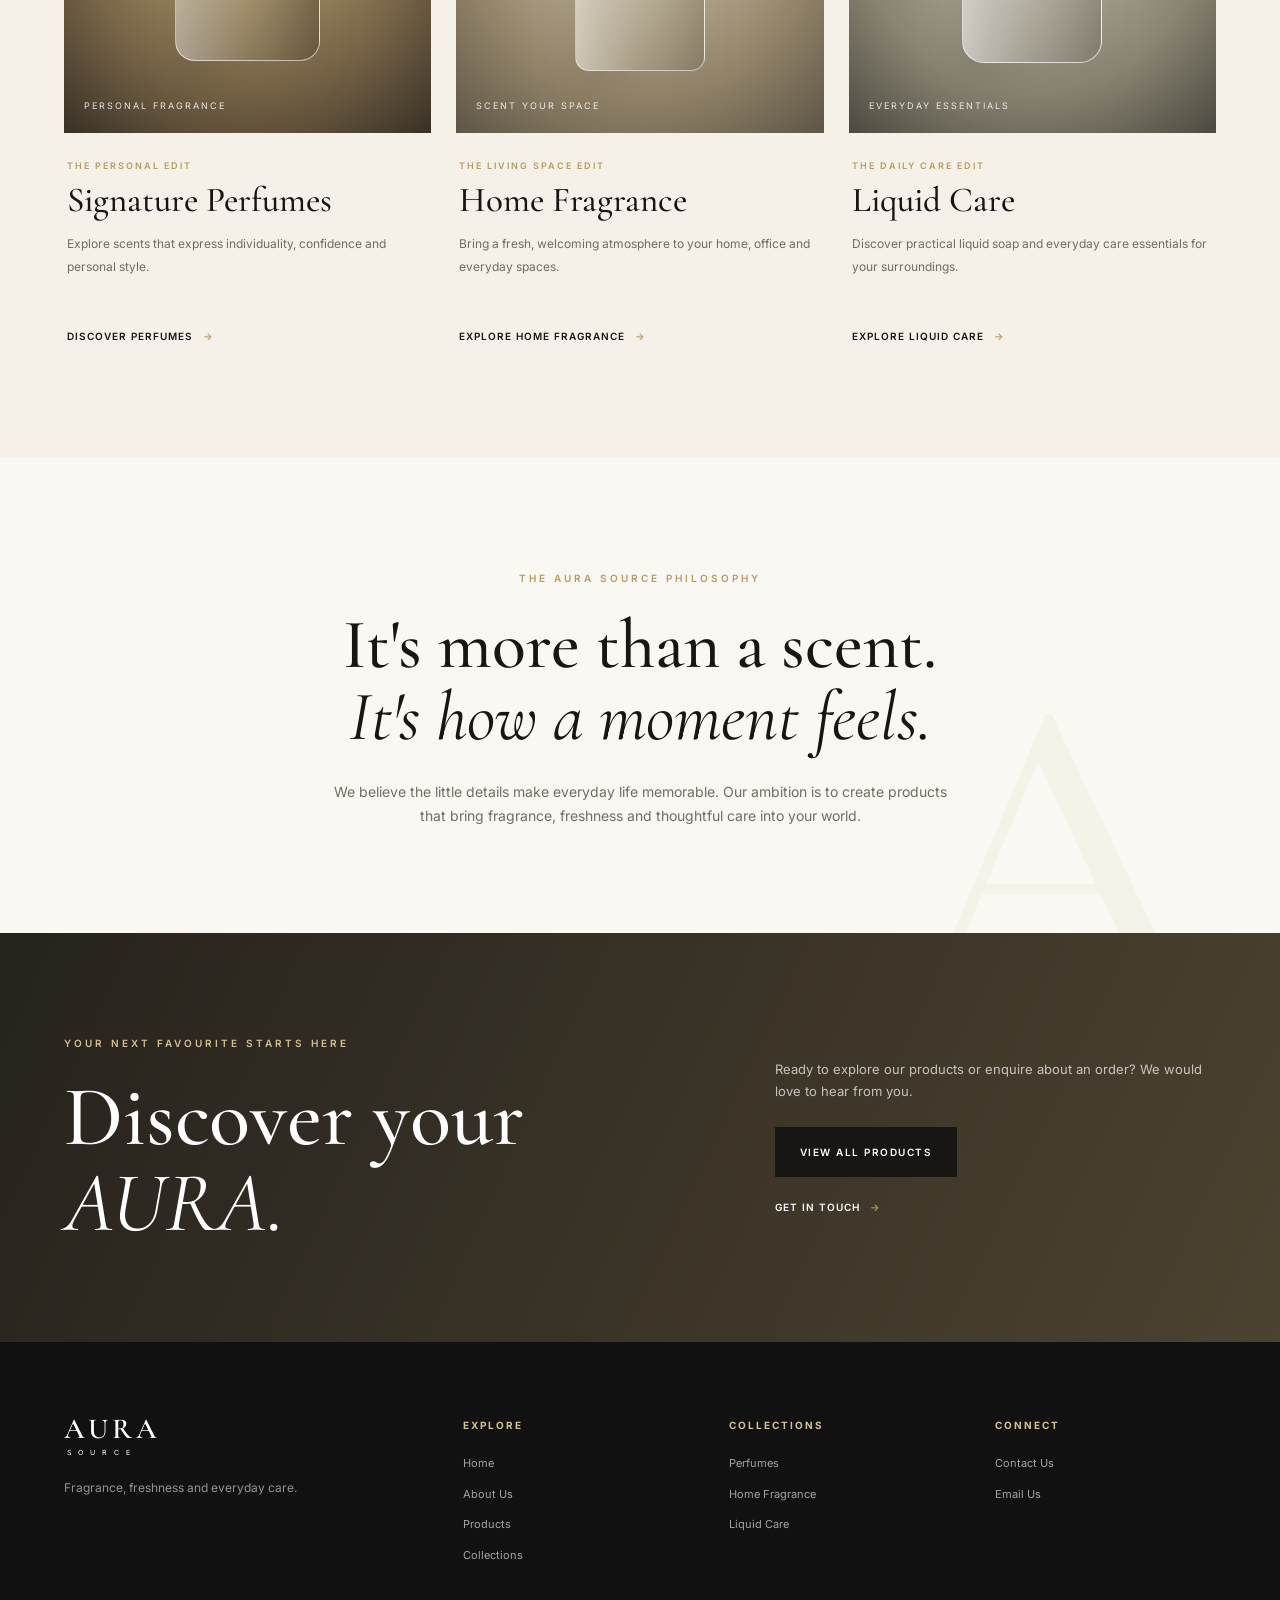
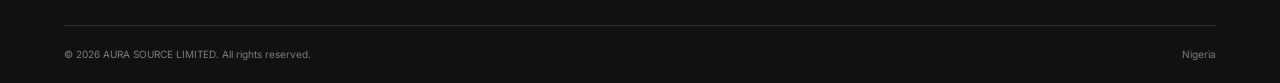
<file: collections.html>
<!DOCTYPE html>
<html lang="en">
<head>
  <meta charset="UTF-8">
  <meta name="viewport" content="width=device-width, initial-scale=1.0">

  <title>Collections | AURA SOURCE LIMITED</title>
  <meta name="description" content="Explore the AURA SOURCE collections of perfumes, home fragrances and liquid care products.">

  <link rel="preconnect" href="https://fonts.googleapis.com">
  <link rel="preconnect" href="https://fonts.gstatic.com" crossorigin>
  <link href="https://fonts.googleapis.com/css2?family=Cormorant+Garamond:wght@400;500;600;700&family=Inter:wght@300;400;500;600;700&display=swap" rel="stylesheet">

  <link rel="stylesheet" href="collections.css">
  <script src="collections.js" defer></script>
</head>

<body>

  <!-- HEADER -->
  <header class="site-header" id="siteHeader">
    <div class="container nav-container">
      <a href="index.html" class="logo" aria-label="Aura Source home">
        <span>AURA</span>
        <small>SOURCE</small>
      </a>

      <button class="menu-toggle" id="menuToggle"
        aria-label="Open navigation" aria-expanded="false"
        aria-controls="mainNav">
        <span></span><span></span><span></span>
      </button>

      <nav class="nav" id="mainNav">
        <a href="index.html">Home</a>
        <a href="about.html">About</a>
        <a href="products.html">Products</a>
        <a href="collections.html" class="active" aria-current="page">Collections</a>
        <a href="contact.html">Contact</a>
      </nav>
    </div>
  </header>

  <main>

    <!-- HERO -->
    <section class="hero">
      <div class="hero-shade"></div>
      <div class="container hero-content">
        <span class="eyebrow">THE WORLD OF AURA SOURCE</span>
        <h1>Find your <em>signature.</em></h1>
        <p>
          Discover collections inspired by fragrance, freshness
          and the art of everyday living.
        </p>
        <a href="#collections" class="btn btn-light">Explore Collections</a>
      </div>
      <span class="hero-number">01 / AURA SOURCE</span>
    </section>

    <!-- INTRODUCTION -->
    <section class="introduction section">
      <div class="container intro-grid">
        <div>
          <span class="eyebrow">CURATED FOR YOU</span>
          <h2>Everyday essentials.<br><em>Distinctive experiences.</em></h2>
        </div>
        <div class="intro-copy">
          <p>
            Every space has a feeling. Every person has a signature.
            Our collections bring together fragrance and everyday care
            to help you create experiences that feel uniquely yours.
          </p>
          <p>
            Explore our growing range of personal fragrances,
            home freshening solutions and liquid care essentials.
          </p>
        </div>
      </div>
    </section>

    <!-- COLLECTIONS -->
    <section class="collections-section section" id="collections">
      <div class="container">

        <div class="section-heading">
          <div>
            <span class="eyebrow">DISCOVER YOUR COLLECTION</span>
            <h2>Explore the edit.</h2>
          </div>

          <div class="filters" role="group" aria-label="Filter collections">
            <button class="filter-btn active" data-filter="all" aria-pressed="true">All</button>
            <button class="filter-btn" data-filter="perfume" aria-pressed="false">Perfumes</button>
            <button class="filter-btn" data-filter="home" aria-pressed="false">Home Fragrance</button>
            <button class="filter-btn" data-filter="care" aria-pressed="false">Liquid Care</button>
          </div>
        </div>

        <div class="collections-grid">

          <!-- SIGNATURE PERFUMES -->
          <article class="collection-card" data-category="perfume">
            <a href="products.html" class="collection-visual visual-perfume"
               aria-label="Explore signature perfume products">
              <span class="visual-index">01</span>
              <span class="visual-caption">PERSONAL FRAGRANCE</span>
              <div class="perfume-art" aria-hidden="true">
                <div class="perfume-cap"></div>
                <div class="perfume-neck"></div>
                <div class="perfume-bottle">
                  <span>AURA</span>
                  <small>SOURCE</small>
                </div>
              </div>
              <span class="visual-arrow" aria-hidden="true">↗</span>
            </a>
            <div class="collection-info">
              <div>
                <span class="category-label">THE PERSONAL EDIT</span>
                <h3>Signature Perfumes</h3>
              </div>
              <p>
                Explore scents that express individuality,
                confidence and personal style.
              </p>
              <a class="text-link" href="products.html">Discover perfumes <span>→</span></a>
            </div>
          </article>

          <!-- HOME FRAGRANCE -->
          <article class="collection-card" data-category="home">
            <a href="products.html" class="collection-visual visual-home"
               aria-label="Explore home fragrance products">
              <span class="visual-index">02</span>
              <span class="visual-caption">SCENT YOUR SPACE</span>
              <div class="home-art" aria-hidden="true">
                <div class="home-bottle">
                  <div class="spray-head"></div>
                  <div class="home-bottle-label">
                    <span>AURA</span>
                    <small>HOME</small>
                  </div>
                </div>
                <div class="decorative-orb"></div>
              </div>
              <span class="visual-arrow" aria-hidden="true">↗</span>
            </a>
            <div class="collection-info">
              <div>
                <span class="category-label">THE LIVING SPACE EDIT</span>
                <h3>Home Fragrance</h3>
              </div>
              <p>
                Bring a fresh, welcoming atmosphere to your
                home, office and everyday spaces.
              </p>
              <a class="text-link" href="products.html">Explore home fragrance <span>→</span></a>
            </div>
          </article>

          <!-- LIQUID CARE -->
          <article class="collection-card" data-category="care">
            <a href="products.html" class="collection-visual visual-care"
               aria-label="Explore liquid care products">
              <span class="visual-index">03</span>
              <span class="visual-caption">EVERYDAY ESSENTIALS</span>
              <div class="care-art" aria-hidden="true">
                <div class="care-pump"></div>
                <div class="care-neck"></div>
                <div class="care-bottle">
                  <span>AURA</span>
                  <small>LIQUID CARE</small>
                </div>
              </div>
              <span class="visual-arrow" aria-hidden="true">↗</span>
            </a>
            <div class="collection-info">
              <div>
                <span class="category-label">THE DAILY CARE EDIT</span>
                <h3>Liquid Care</h3>
              </div>
              <p>
                Discover practical liquid soap and everyday
                care essentials for your surroundings.
              </p>
              <a class="text-link" href="products.html">Explore liquid care <span>→</span></a>
            </div>
          </article>

        </div>

        <p class="filter-empty" id="filterEmpty" hidden>
          No collections found in this category.
        </p>
      </div>
    </section>

    <!-- BRAND STATEMENT -->
    <section class="brand-statement section">
      <div class="container statement-inner">
        <span class="eyebrow">THE AURA SOURCE PHILOSOPHY</span>
        <h2>It's more than a scent.<br><em>It's how a moment feels.</em></h2>
        <p>
          We believe the little details make everyday life memorable.
          Our ambition is to create products that bring fragrance,
          freshness and thoughtful care into your world.
        </p>
      </div>
      <span class="statement-decoration" aria-hidden="true">A</span>
    </section>

    <!-- CTA -->
    <section class="cta-section">
      <div class="container cta-inner">
        <div>
          <span class="eyebrow">YOUR NEXT FAVOURITE STARTS HERE</span>
          <h2>Discover your<br><em>AURA.</em></h2>
        </div>
        <div class="cta-copy">
          <p>
            Ready to explore our products or enquire about an order?
            We would love to hear from you.
          </p>
          <a href="products.html" class="btn btn-dark">View All Products</a>
          <a href="contact.html" class="text-link cta-contact">Get in touch <span>→</span></a>
        </div>
      </div>
    </section>

  </main>

  <!-- FOOTER -->
  <footer class="site-footer">
    <div class="container footer-grid">
      <div class="footer-brand">
        <a href="index.html" class="logo footer-logo">
          <span>AURA</span>
          <small>SOURCE</small>
        </a>
        <p>Fragrance, freshness and everyday care.</p>
      </div>

      <div class="footer-links">
        <h4>Explore</h4>
        <a href="index.html">Home</a>
        <a href="about.html">About Us</a>
        <a href="products.html">Products</a>
        <a href="collections.html">Collections</a>
      </div>

      <div class="footer-links">
        <h4>Collections</h4>
        <a href="products.html">Perfumes</a>
        <a href="products.html">Home Fragrance</a>
        <a href="products.html">Liquid Care</a>
      </div>

      <div class="footer-links">
        <h4>Connect</h4>
        <a href="contact.html">Contact Us</a>
        <a href="mailto:hello@aurasource.com">Email Us</a>
      </div>
    </div>

    <div class="container footer-bottom">
      <p>© <span id="year"></span> AURA SOURCE LIMITED. All rights reserved.</p>
      <p>Nigeria</p>
    </div>
  </footer>

</body>
</html>
</file>
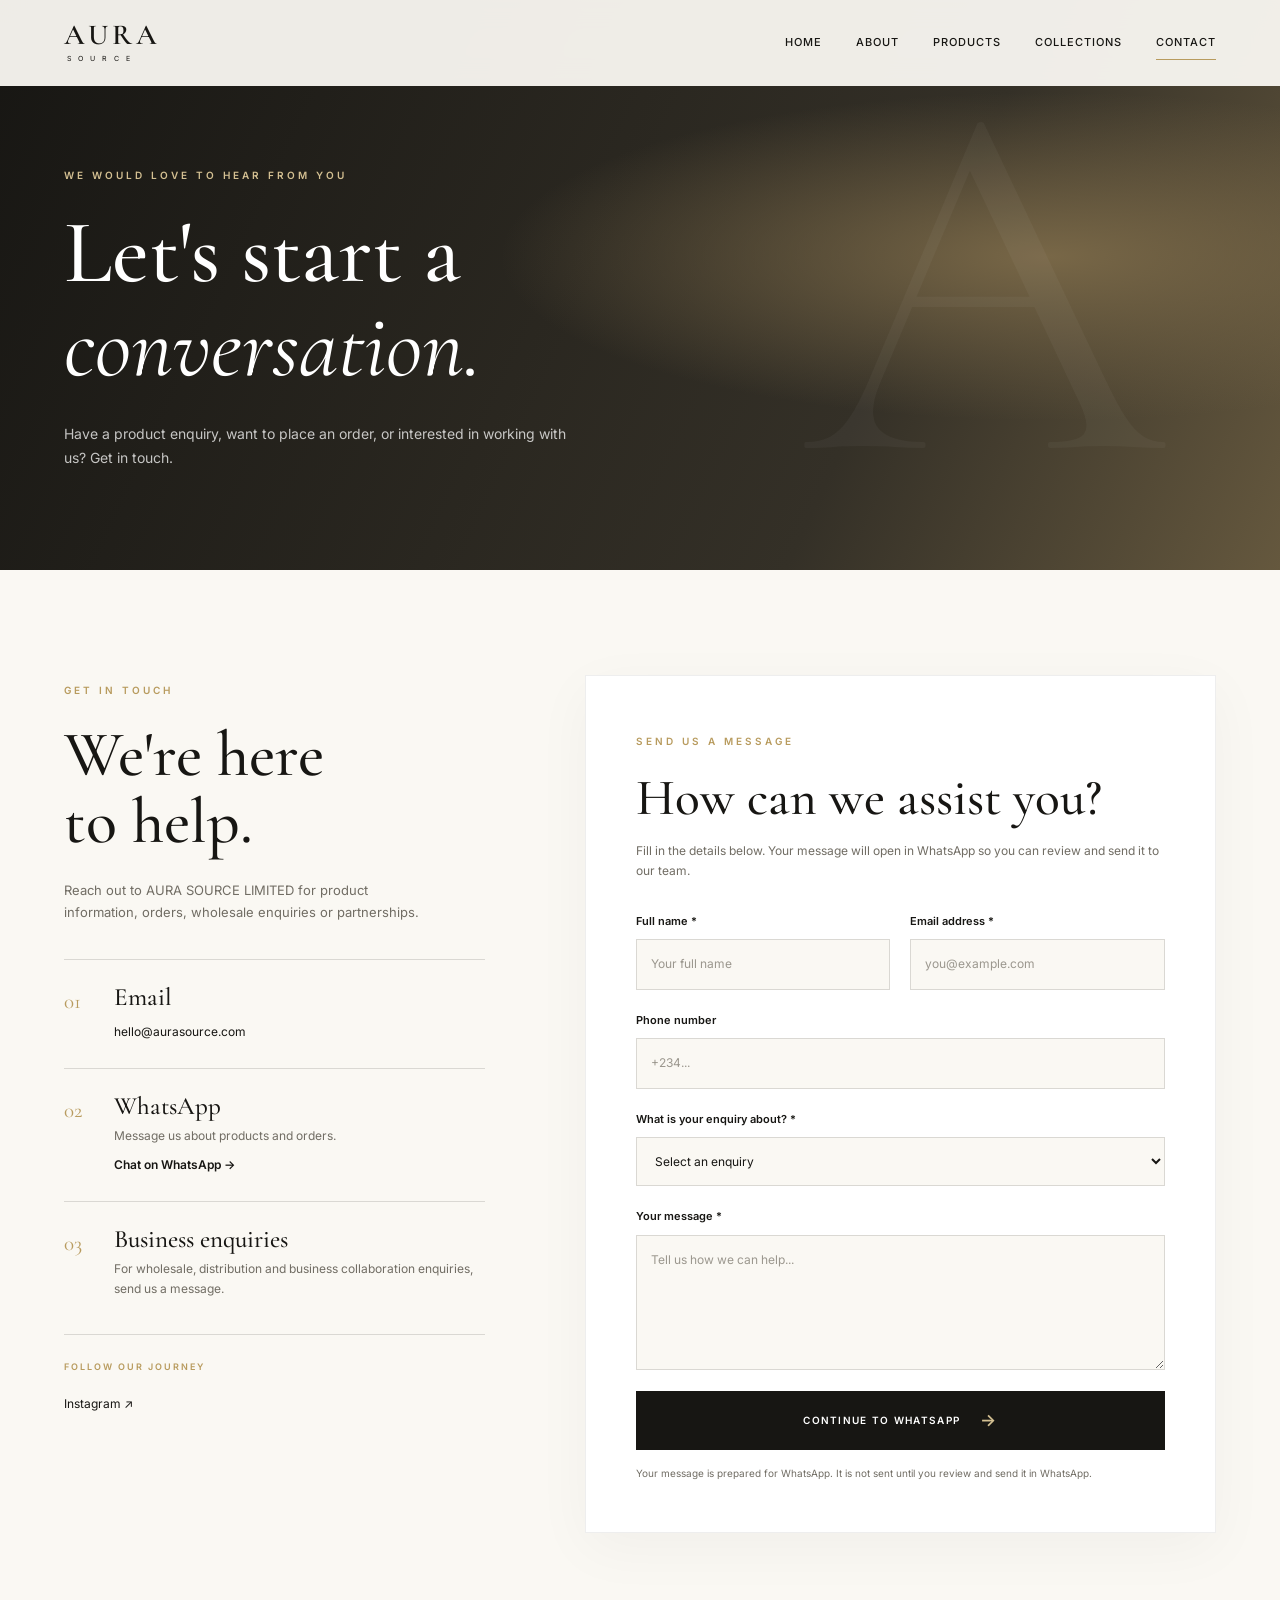
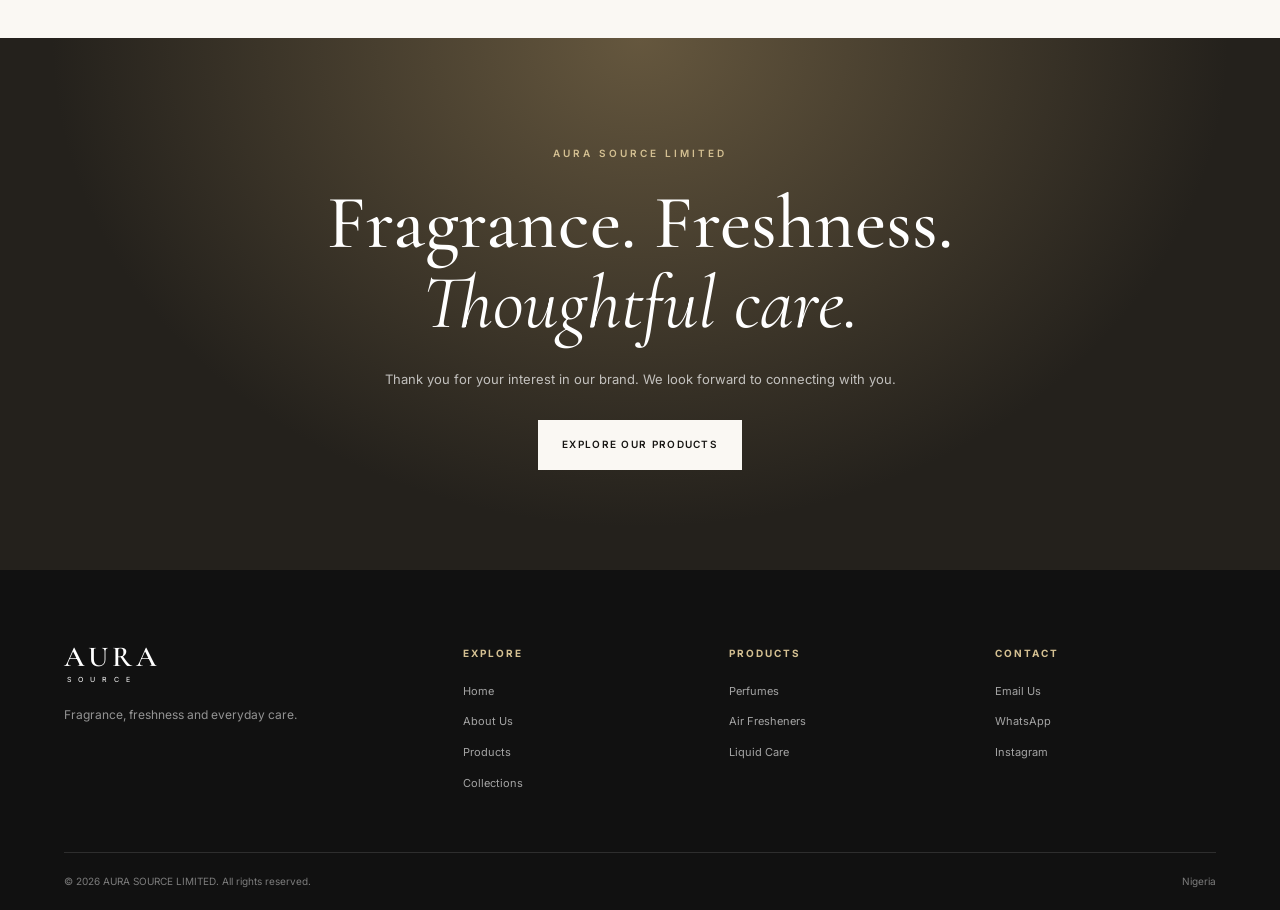
<file: contact.html>
<!DOCTYPE html>
<html lang="en">
<head>
  <meta charset="UTF-8">
  <meta name="viewport" content="width=device-width, initial-scale=1.0">

  <title>Contact Us | AURA SOURCE LIMITED</title>
  <meta name="description" content="Contact AURA SOURCE LIMITED for perfume, air freshener and liquid care product enquiries and orders.">

  <link rel="preconnect" href="https://fonts.googleapis.com">
  <link rel="preconnect" href="https://fonts.gstatic.com" crossorigin>
  <link href="https://fonts.googleapis.com/css2?family=Cormorant+Garamond:wght@400;500;600;700&family=Inter:wght@300;400;500;600;700&display=swap" rel="stylesheet">

  <link rel="stylesheet" href="contact.css">
 
</head>

<body>

  <!-- HEADER -->
  <header class="site-header" id="siteHeader">
    <div class="container nav-container">
      <a href="index.html" class="logo" aria-label="Aura Source home">
        <span>AURA</span>
        <small>SOURCE</small>
      </a>

      <button class="menu-toggle" id="menuToggle"
        aria-label="Open navigation" aria-expanded="false"
        aria-controls="mainNav">
        <span></span><span></span><span></span>
      </button>

      <nav class="nav" id="mainNav">
        <a href="index.html">Home</a>
        <a href="about.html">About</a>
        <a href="products.html">Products</a>
        <a href="collections.html">Collections</a>
        <a href="contact.html" class="active" aria-current="page">Contact</a>
      </nav>
    </div>
  </header>

  <main>

    <!-- HERO -->
    <section class="contact-hero">
      <div class="container hero-content">
        <span class="eyebrow">WE WOULD LOVE TO HEAR FROM YOU</span>
        <h1>Let's start a<br><em>conversation.</em></h1>
        <p>
          Have a product enquiry, want to place an order,
          or interested in working with us? Get in touch.
        </p>
      </div>
      <span class="hero-mark" aria-hidden="true">A</span>
    </section>

    <!-- CONTACT DETAILS + FORM -->
    <section class="contact-section section">
      <div class="container contact-grid">

        <!-- CONTACT INFORMATION -->
        <aside class="contact-information">
          <span class="eyebrow">GET IN TOUCH</span>
          <h2>We're here<br>to help.</h2>

          <p class="information-intro">
            Reach out to AURA SOURCE LIMITED for product
            information, orders, wholesale enquiries or partnerships.
          </p>

          <div class="contact-detail">
            <span class="detail-number">01</span>
            <div>
              <h3>Email</h3>
              <a href="mailto:hello@aurasource.com">
                hello@aurasource.com
              </a>
            </div>
          </div>

          <div class="contact-detail">
            <span class="detail-number">02</span>
            <div>
              <h3>WhatsApp</h3>
              <p>Message us about products and orders.</p>
              <a href="#" class="whatsapp-link" id="whatsappLink"
                target="_blank" rel="noopener noreferrer">
                Chat on WhatsApp →
              </a>
            </div>
          </div>

          <div class="contact-detail">
            <span class="detail-number">03</span>
            <div>
              <h3>Business enquiries</h3>
              <p>
                For wholesale, distribution and business
                collaboration enquiries, send us a message.
              </p>
            </div>
          </div>

          <div class="social-links">
            <span class="social-heading">FOLLOW OUR JOURNEY</span>
            <a href="#" id="instagramLink"
              target="_blank" rel="noopener noreferrer">
              Instagram ↗
            </a>
          </div>
        </aside>

        <!-- CONTACT FORM -->
        <div class="contact-form-wrap">
          <span class="eyebrow">SEND US A MESSAGE</span>
          <h2>How can we assist you?</h2>
          <p class="form-intro">
            Fill in the details below. Your message will open in
            WhatsApp so you can review and send it to our team.
          </p>

          <form id="contactForm">

            <div class="form-row">
              <div class="form-group">
                <label for="fullName">Full name *</label>
                <input type="text" id="fullName" name="fullName"
                  placeholder="Your full name" autocomplete="name" required>
              </div>

              <div class="form-group">
                <label for="email">Email address *</label>
                <input type="email" id="email" name="email"
                  placeholder="you@example.com" autocomplete="email" required>
              </div>
            </div>

            <div class="form-group">
              <label for="phone">Phone number</label>
              <input type="tel" id="phone" name="phone"
                placeholder="+234..." autocomplete="tel">
            </div>

            <div class="form-group">
              <label for="subject">What is your enquiry about? *</label>
              <select id="subject" name="subject" required>
                <option value="">Select an enquiry</option>
                <option value="Perfume enquiry">Perfumes</option>
                <option value="Air freshener enquiry">Air fresheners</option>
                <option value="Liquid soap enquiry">Liquid soap and liquid care</option>
                <option value="Order enquiry">Placing an order</option>
                <option value="Wholesale enquiry">Wholesale and distribution</option>
                <option value="Partnership enquiry">Business partnership</option>
                <option value="Other enquiry">Other</option>
              </select>
            </div>

            <div class="form-group">
              <label for="message">Your message *</label>
              <textarea id="message" name="message" rows="5"
                placeholder="Tell us how we can help..." required></textarea>
            </div>

            <button type="submit" class="btn btn-dark submit-btn">
              Continue to WhatsApp <span>→</span>
            </button>

            <p class="form-note">
              Your message is prepared for WhatsApp. It is not sent
              until you review and send it in WhatsApp.
            </p>

            <p class="form-status" id="formStatus"
              role="status" aria-live="polite"></p>

          </form>
        </div>

      </div>
    </section>

    <!-- BRAND MESSAGE -->
    <section class="contact-banner">
      <div class="container banner-inner">
        <span class="eyebrow">AURA SOURCE LIMITED</span>
        <h2>Fragrance. Freshness.<br><em>Thoughtful care.</em></h2>
        <p>
          Thank you for your interest in our brand.
          We look forward to connecting with you.
        </p>
        <a href="products.html" class="btn btn-light">Explore Our Products</a>
      </div>
    </section>

  </main>

  <!-- FOOTER -->
  <footer class="site-footer">
    <div class="container footer-grid">

      <div class="footer-brand">
        <a href="index.html" class="logo footer-logo">
          <span>AURA</span>
          <small>SOURCE</small>
        </a>
        <p>Fragrance, freshness and everyday care.</p>
      </div>

      <div class="footer-links">
        <h4>Explore</h4>
        <a href="index.html">Home</a>
        <a href="about.html">About Us</a>
        <a href="products.html">Products</a>
        <a href="collections.html">Collections</a>
      </div>

      <div class="footer-links">
        <h4>Products</h4>
        <a href="products.html">Perfumes</a>
        <a href="products.html">Air Fresheners</a>
        <a href="products.html">Liquid Care</a>
      </div>

      <div class="footer-links">
        <h4>Contact</h4>
        <a href="mailto:hello@aurasource.com">Email Us</a>
        <a href="#" id="footerWhatsApp">WhatsApp</a>
        <a href="#" id="footerInstagram">Instagram</a>
      </div>

    </div>

    <div class="container footer-bottom">
      <p>© <span id="year"></span> AURA SOURCE LIMITED. All rights reserved.</p>
      <p>Nigeria</p>
    </div>
  </footer>
 <script src="contact.js" defer></script>
</body>
</html>
</file>
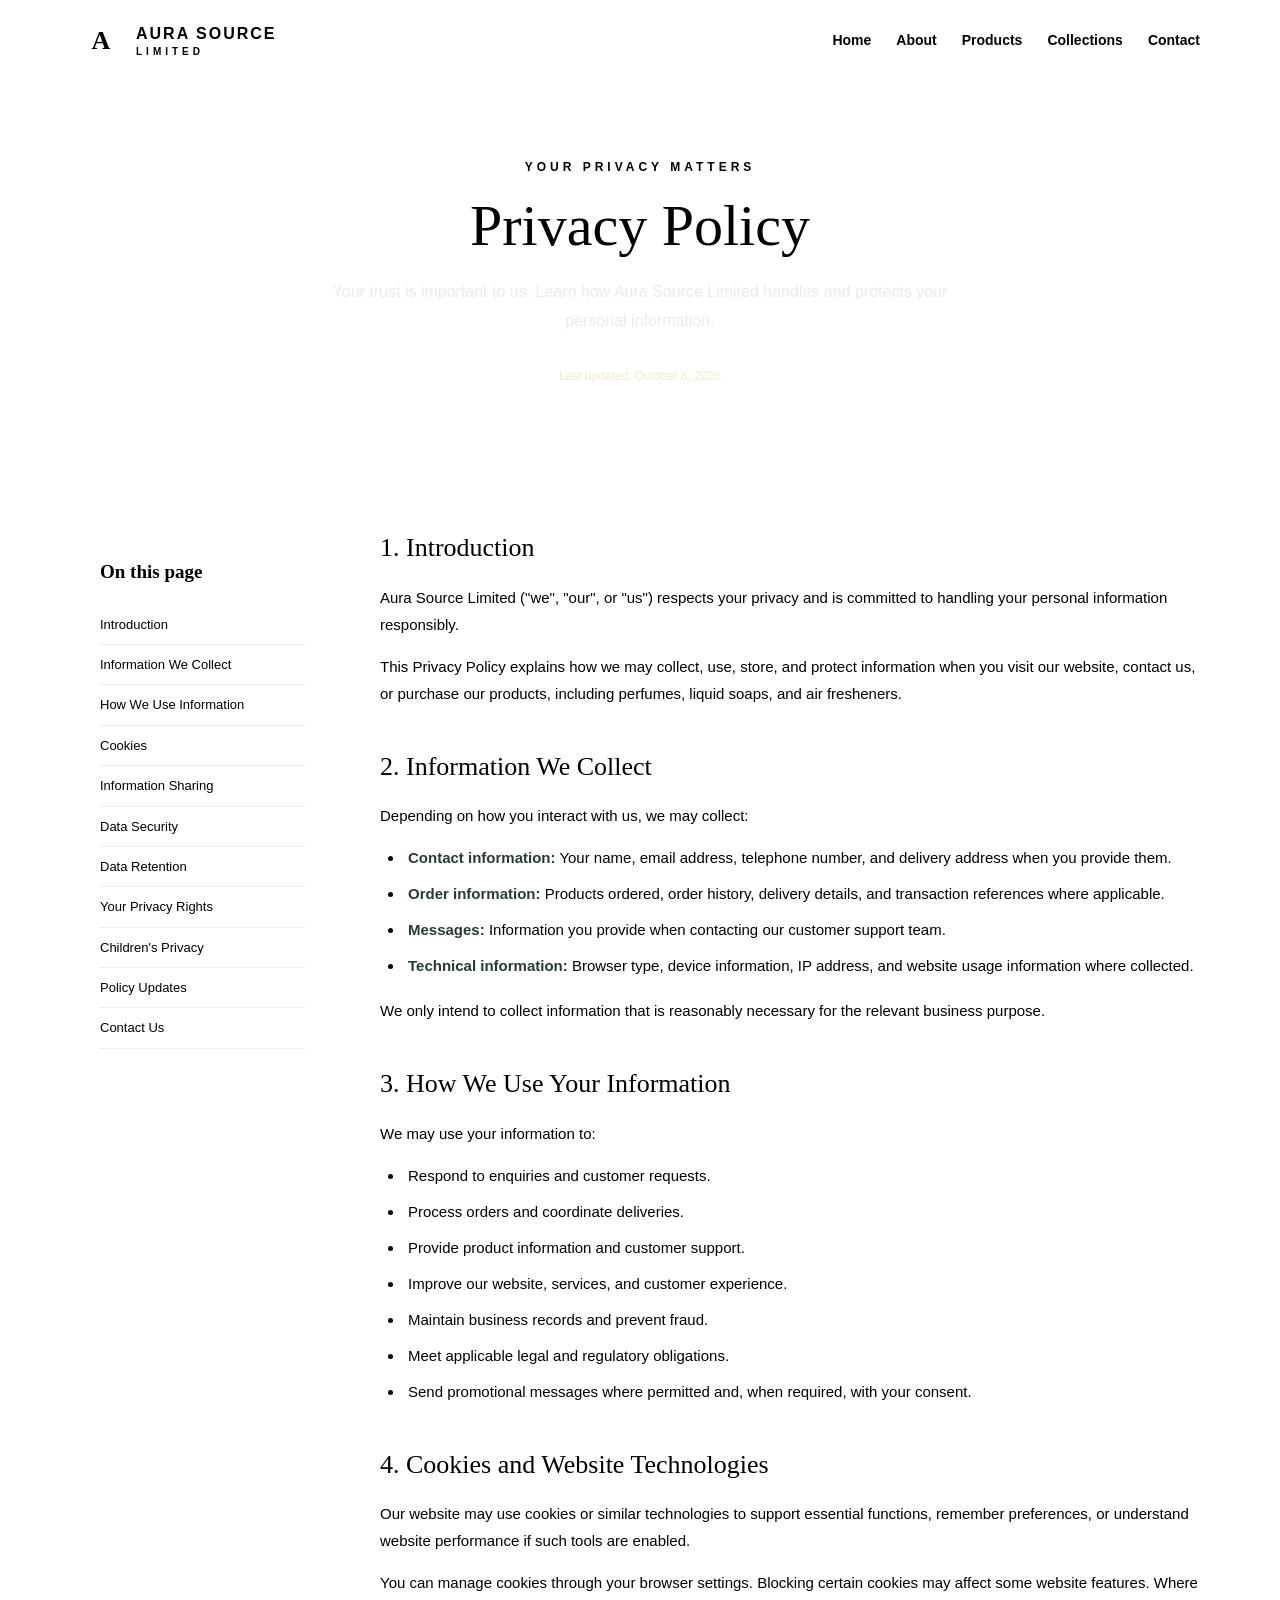
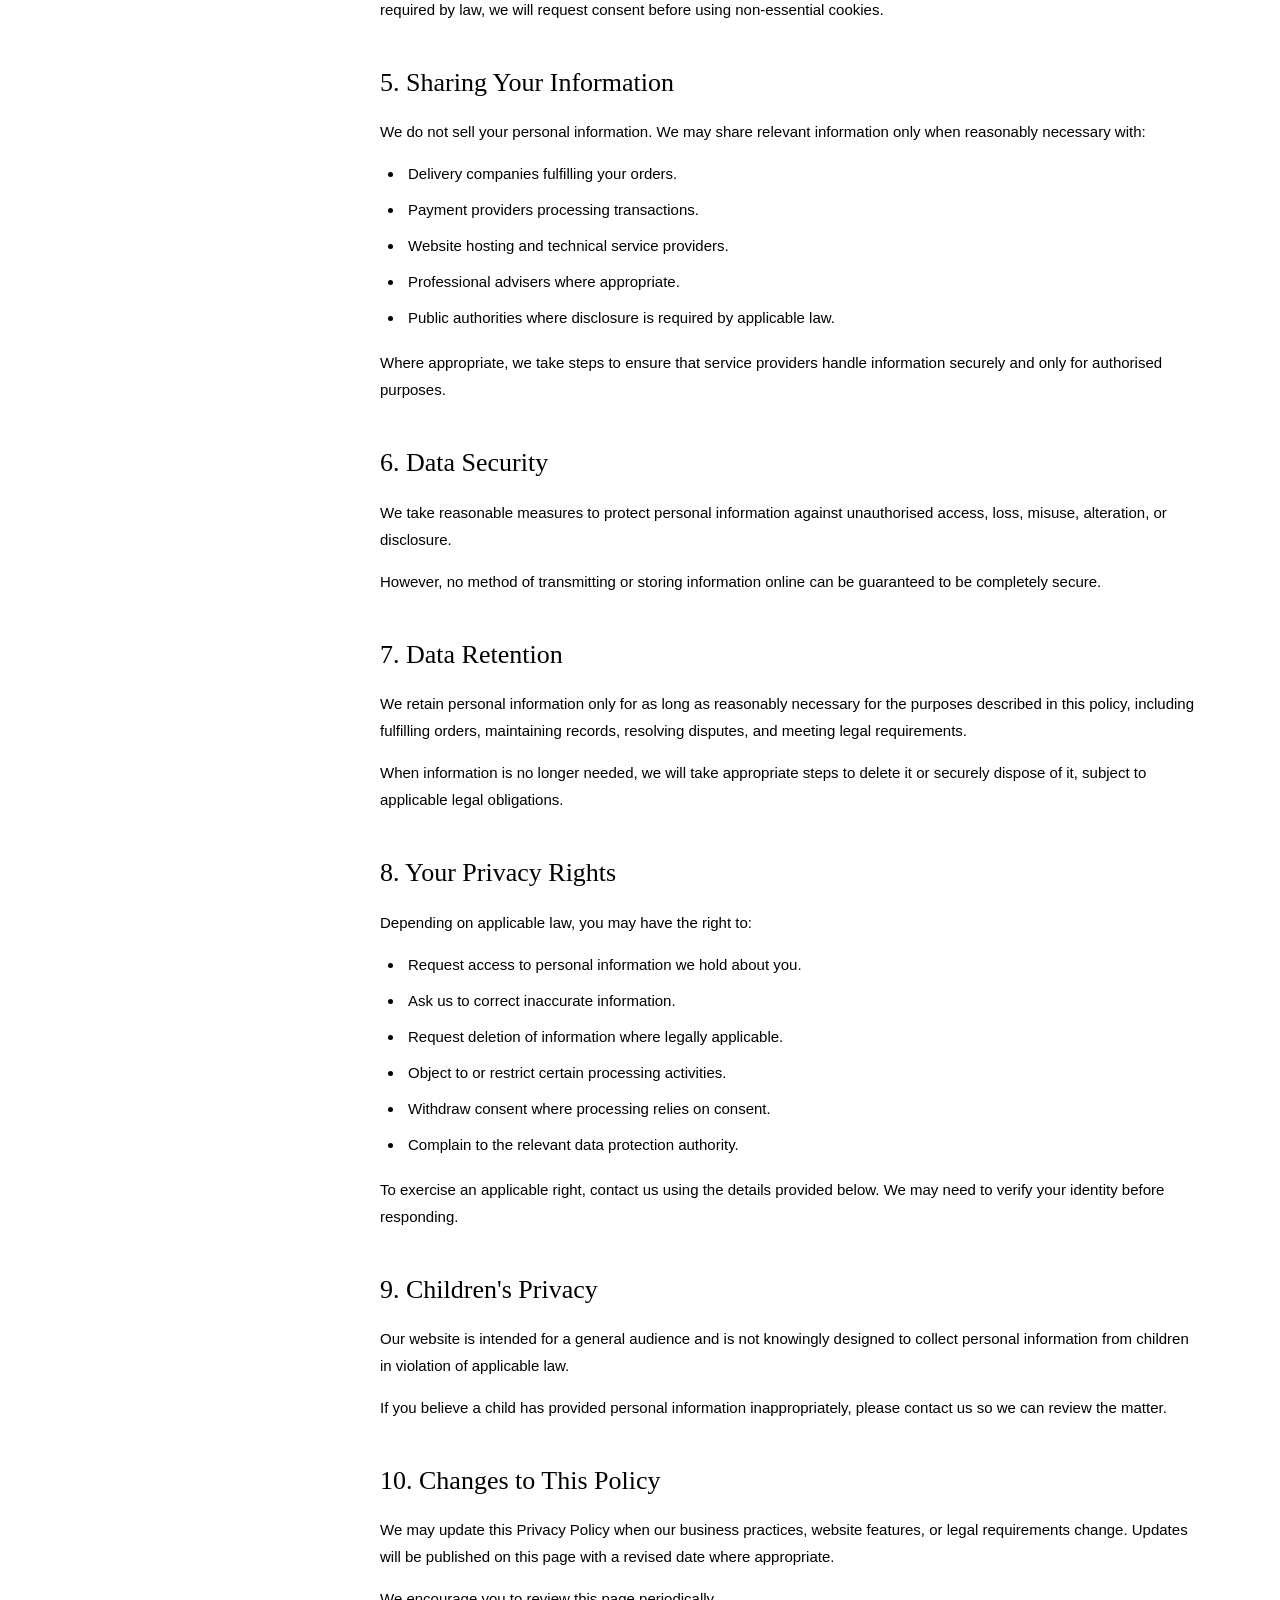
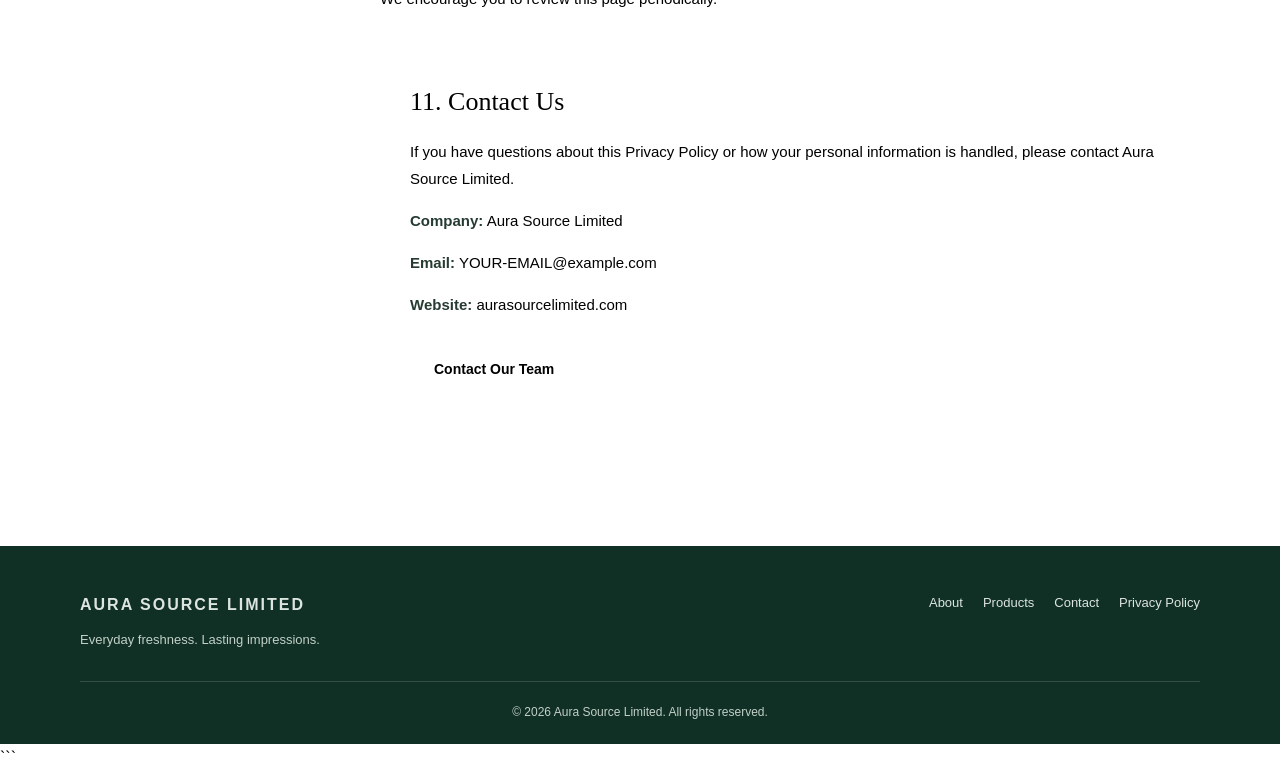
<file: privacy.html>
<!DOCTYPE html>
<html lang="en">
<head>
    <meta charset="UTF-8">
    <meta name="viewport" content="width=device-width, initial-scale=1.0">
    <meta name="description" content="Read the Privacy Policy of Aura Source Limited to learn how we collect, use, and protect your personal information.">
    <meta name="robots" content="index, follow">
    <title>Privacy Policy | Aura Source Limited</title>
    <link rel="stylesheet" href="privacy.css">
    <script src="privacy.js" defer></script>
</head>
<body>

    <!-- Header -->
    <header class="site-header">
        <div class="container nav-container">
            <a href="index.html" class="logo">
                <span class="logo-icon">A</span>
                <span>AURA SOURCE
                    <small>LIMITED</small>
                </span>
            </a>

            <button class="menu-toggle" id="menuToggle"
                    aria-label="Open navigation menu"
                    aria-expanded="false">
                ☰
            </button>

            <nav class="navigation" id="navigation">
                <a href="index.html">Home</a>
                <a href="about.html">About</a>
                <a href="products.html">Products</a>
                <a href="collections.html">Collections</a>
                <a href="contact.html">Contact</a>
            </nav>
        </div>
    </header>

    <!-- Page Hero -->
    <section class="privacy-hero">
        <div class="container">
            <p class="eyebrow">YOUR PRIVACY MATTERS</p>
            <h1>Privacy Policy</h1>
            <p>
                Your trust is important to us. Learn how Aura Source Limited
                handles and protects your personal information.
            </p>
            <span class="updated">Last updated: October 8, 2026</span>
        </div>
    </section>

    <!-- Main Content -->
    <main class="container privacy-layout">

        <aside class="privacy-sidebar">
            <h3>On this page</h3>
            <a href="#introduction">Introduction</a>
            <a href="#information">Information We Collect</a>
            <a href="#usage">How We Use Information</a>
            <a href="#cookies">Cookies</a>
            <a href="#sharing">Information Sharing</a>
            <a href="#security">Data Security</a>
            <a href="#retention">Data Retention</a>
            <a href="#rights">Your Privacy Rights</a>
            <a href="#children">Children's Privacy</a>
            <a href="#changes">Policy Updates</a>
            <a href="#contact">Contact Us</a>
        </aside>

        <article class="privacy-content">

            <section id="introduction">
                <h2>1. Introduction</h2>
                <p>
                    Aura Source Limited ("we", "our", or "us") respects your
                    privacy and is committed to handling your personal
                    information responsibly.
                </p>
                <p>
                    This Privacy Policy explains how we may collect, use,
                    store, and protect information when you visit our website,
                    contact us, or purchase our products, including perfumes,
                    liquid soaps, and air fresheners.
                </p>
            </section>

            <section id="information">
                <h2>2. Information We Collect</h2>
                <p>Depending on how you interact with us, we may collect:</p>
                <ul>
                    <li>
                        <strong>Contact information:</strong> Your name,
                        email address, telephone number, and delivery address
                        when you provide them.
                    </li>
                    <li>
                        <strong>Order information:</strong> Products ordered,
                        order history, delivery details, and transaction
                        references where applicable.
                    </li>
                    <li>
                        <strong>Messages:</strong> Information you provide
                        when contacting our customer support team.
                    </li>
                    <li>
                        <strong>Technical information:</strong> Browser type,
                        device information, IP address, and website usage
                        information where collected.
                    </li>
                </ul>
                <p>
                    We only intend to collect information that is reasonably
                    necessary for the relevant business purpose.
                </p>
            </section>

            <section id="usage">
                <h2>3. How We Use Your Information</h2>
                <p>We may use your information to:</p>
                <ul>
                    <li>Respond to enquiries and customer requests.</li>
                    <li>Process orders and coordinate deliveries.</li>
                    <li>Provide product information and customer support.</li>
                    <li>Improve our website, services, and customer experience.</li>
                    <li>Maintain business records and prevent fraud.</li>
                    <li>Meet applicable legal and regulatory obligations.</li>
                    <li>
                        Send promotional messages where permitted and, when
                        required, with your consent.
                    </li>
                </ul>
            </section>

            <section id="cookies">
                <h2>4. Cookies and Website Technologies</h2>
                <p>
                    Our website may use cookies or similar technologies to
                    support essential functions, remember preferences, or
                    understand website performance if such tools are enabled.
                </p>
                <p>
                    You can manage cookies through your browser settings.
                    Blocking certain cookies may affect some website features.
                    Where required by law, we will request consent before
                    using non-essential cookies.
                </p>
            </section>

            <section id="sharing">
                <h2>5. Sharing Your Information</h2>
                <p>
                    We do not sell your personal information. We may share
                    relevant information only when reasonably necessary with:
                </p>
                <ul>
                    <li>Delivery companies fulfilling your orders.</li>
                    <li>Payment providers processing transactions.</li>
                    <li>Website hosting and technical service providers.</li>
                    <li>Professional advisers where appropriate.</li>
                    <li>
                        Public authorities where disclosure is required
                        by applicable law.
                    </li>
                </ul>
                <p>
                    Where appropriate, we take steps to ensure that service
                    providers handle information securely and only for
                    authorised purposes.
                </p>
            </section>

            <section id="security">
                <h2>6. Data Security</h2>
                <p>
                    We take reasonable measures to protect personal information
                    against unauthorised access, loss, misuse, alteration,
                    or disclosure.
                </p>
                <p>
                    However, no method of transmitting or storing information
                    online can be guaranteed to be completely secure.
                </p>
            </section>

            <section id="retention">
                <h2>7. Data Retention</h2>
                <p>
                    We retain personal information only for as long as
                    reasonably necessary for the purposes described in this
                    policy, including fulfilling orders, maintaining records,
                    resolving disputes, and meeting legal requirements.
                </p>
                <p>
                    When information is no longer needed, we will take
                    appropriate steps to delete it or securely dispose of it,
                    subject to applicable legal obligations.
                </p>
            </section>

            <section id="rights">
                <h2>8. Your Privacy Rights</h2>
                <p>
                    Depending on applicable law, you may have the right to:
                </p>
                <ul>
                    <li>Request access to personal information we hold about you.</li>
                    <li>Ask us to correct inaccurate information.</li>
                    <li>Request deletion of information where legally applicable.</li>
                    <li>Object to or restrict certain processing activities.</li>
                    <li>Withdraw consent where processing relies on consent.</li>
                    <li>Complain to the relevant data protection authority.</li>
                </ul>
                <p>
                    To exercise an applicable right, contact us using the
                    details provided below. We may need to verify your
                    identity before responding.
                </p>
            </section>

            <section id="children">
                <h2>9. Children's Privacy</h2>
                <p>
                    Our website is intended for a general audience and is
                    not knowingly designed to collect personal information
                    from children in violation of applicable law.
                </p>
                <p>
                    If you believe a child has provided personal information
                    inappropriately, please contact us so we can review
                    the matter.
                </p>
            </section>

            <section id="changes">
                <h2>10. Changes to This Policy</h2>
                <p>
                    We may update this Privacy Policy when our business
                    practices, website features, or legal requirements change.
                    Updates will be published on this page with a revised
                    date where appropriate.
                </p>
                <p>
                    We encourage you to review this page periodically.
                </p>
            </section>

            <section id="contact" class="contact-panel">
                <h2>11. Contact Us</h2>
                <p>
                    If you have questions about this Privacy Policy or how
                    your personal information is handled, please contact
                    Aura Source Limited.
                </p>

                <!-- Replace the placeholder details before publishing. -->
                <p><strong>Company:</strong> Aura Source Limited</p>
                <p><strong>Email:</strong>
                    <a href="mailto:YOUR-EMAIL@example.com">
                        YOUR-EMAIL@example.com
                    </a>
                </p>
                <p><strong>Website:</strong>
                    <a href="https://g7techglob.github.io/aurasourcelimited.com/">
                        aurasourcelimited.com
                    </a>
                </p>

                <a href="contact.html" class="contact-button">
                    Contact Our Team
                </a>
            </section>

        </article>
    </main>

    <!-- Footer -->
    <footer class="site-footer">
        <div class="container footer-content">
            <div>
                <a href="index.html" class="footer-brand">AURA SOURCE LIMITED</a>
                <p>Everyday freshness. Lasting impressions.</p>
            </div>

            <div class="footer-links">
                <a href="about.html">About</a>
                <a href="products.html">Products</a>
                <a href="contact.html">Contact</a>
                <a href="privacy.html" aria-current="page">Privacy Policy</a>
            </div>
        </div>

        <div class="container copyright">
            &copy; <span id="currentYear">2026</span>
            Aura Source Limited. All rights reserved.
        </div>
    </footer>

    <button id="backToTop" class="back-to-top"
            aria-label="Back to top" title="Back to top">
        ↑
    </button>

</body>
</html>
```
</file>
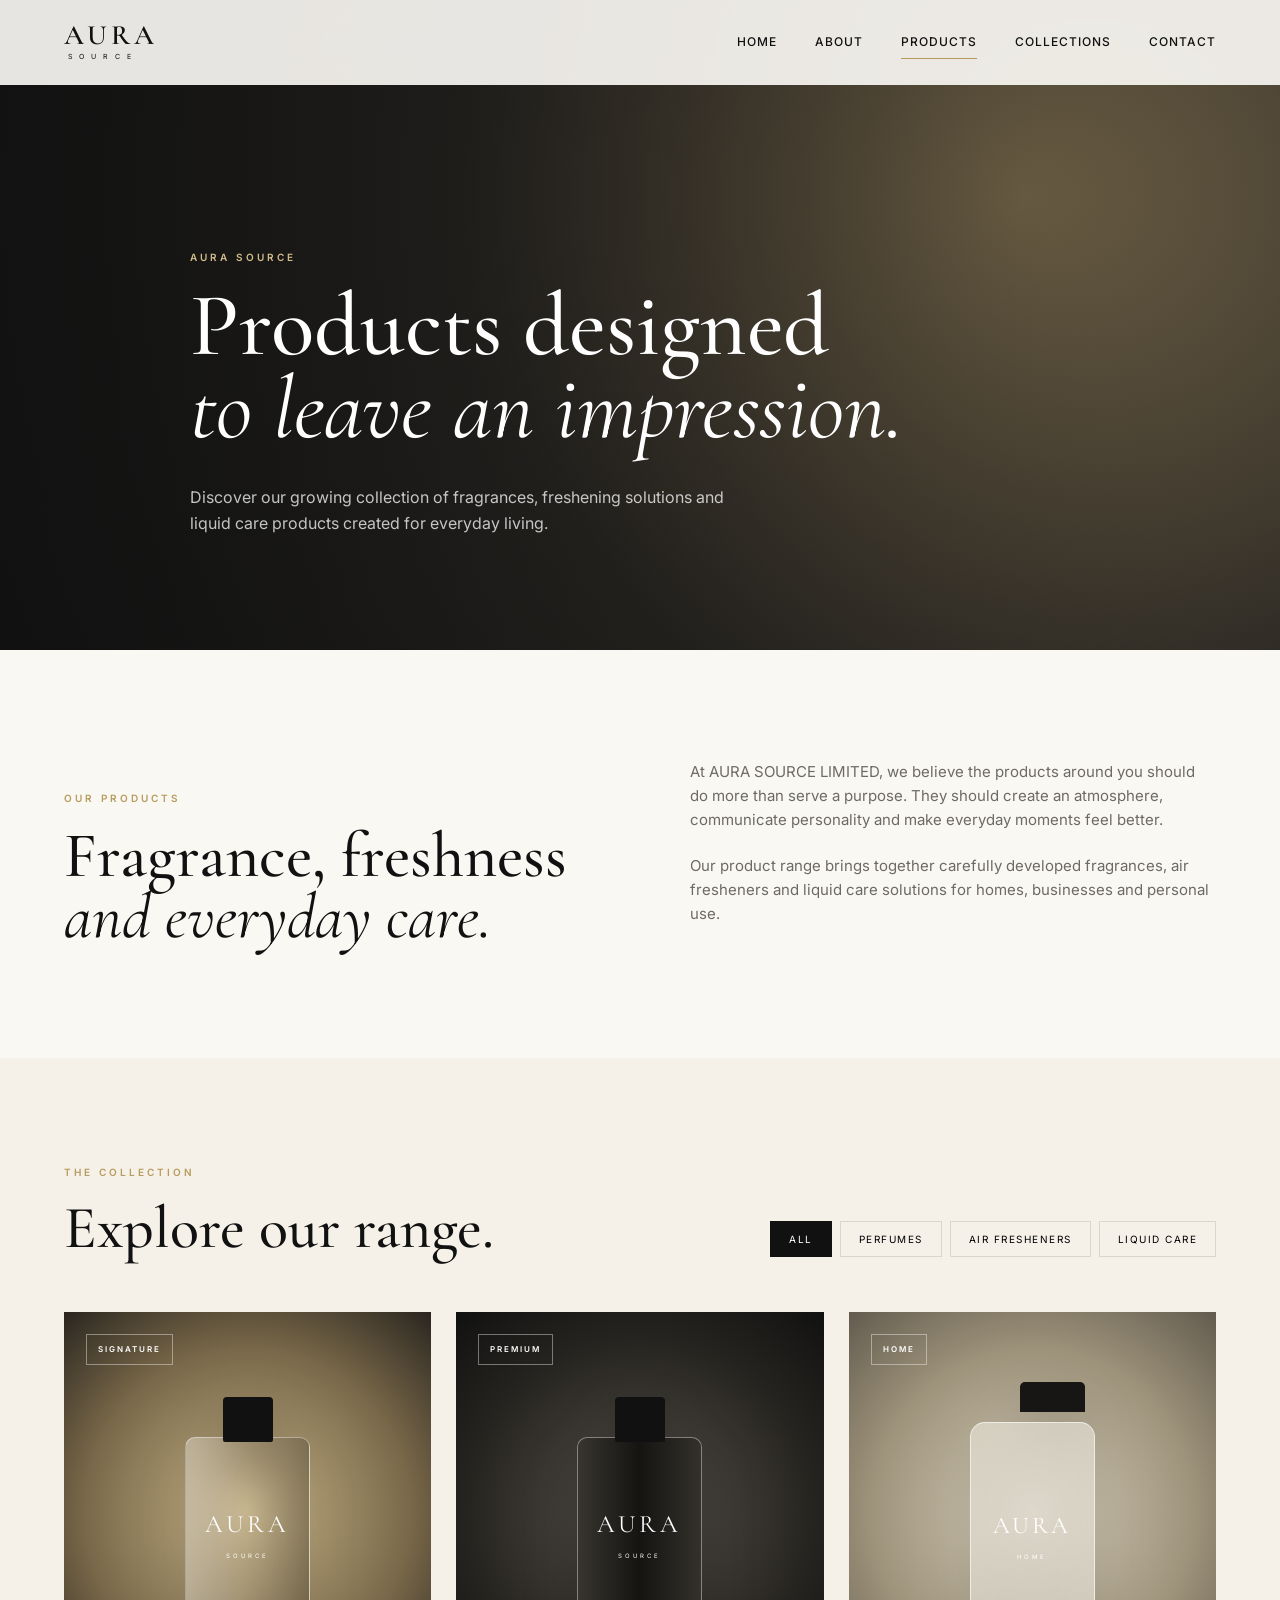
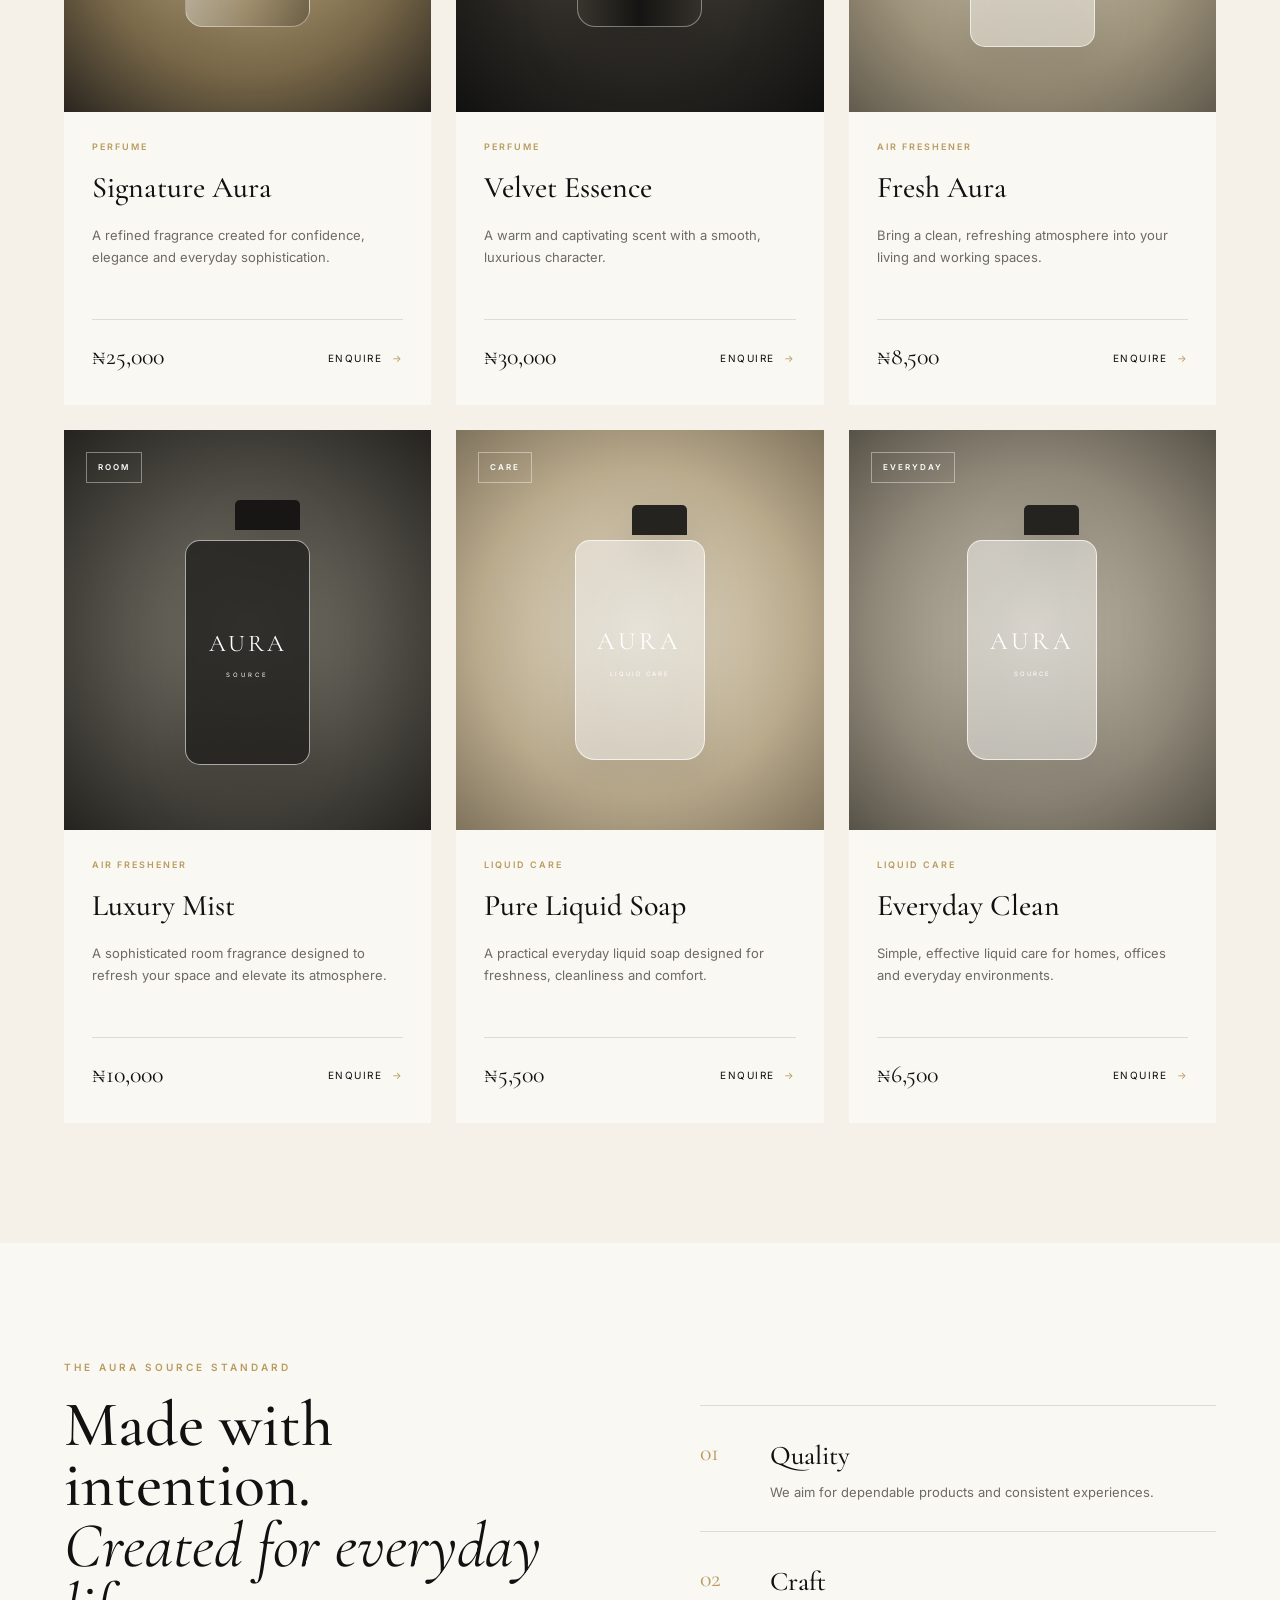
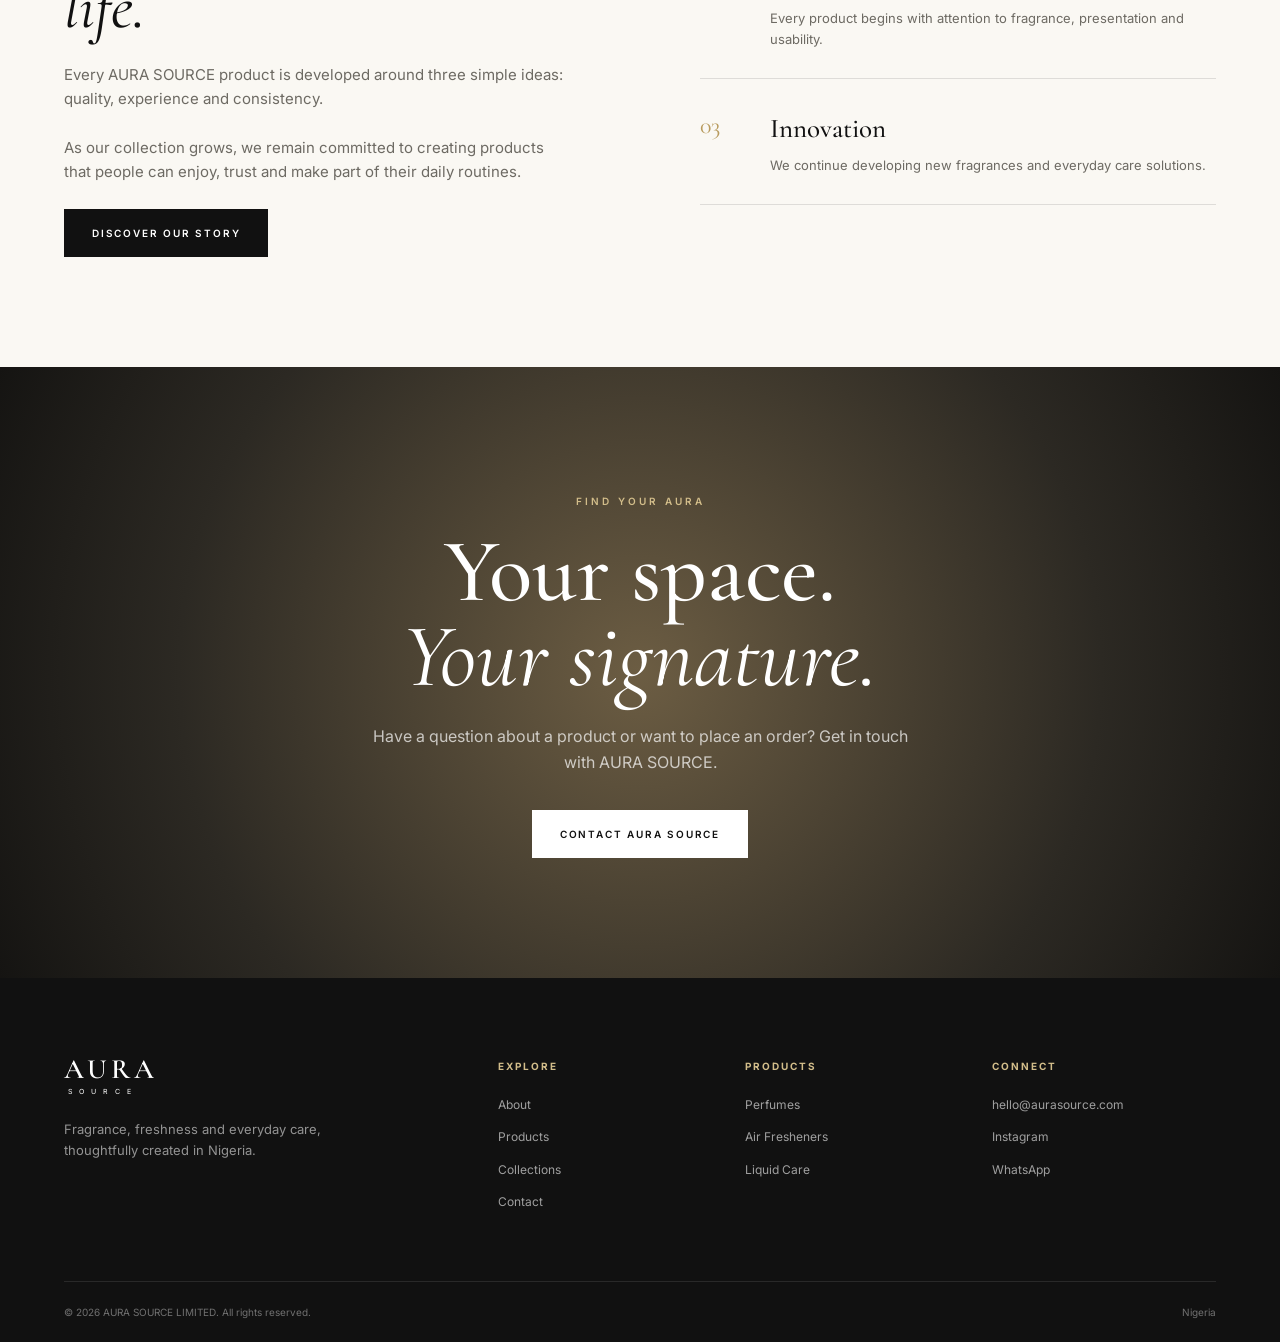
<file: products.html>
<!DOCTYPE html>
<html lang="en">
<head>
  <meta charset="UTF-8" />
  <meta name="viewport" content="width=device-width, initial-scale=1.0" />

  <title>Products | AURA SOURCE LIMITED</title>
  <meta
    name="description"
    content="Explore perfumes, air fresheners and liquid care products from AURA SOURCE LIMITED."
  />

  <link rel="preconnect" href="https://fonts.googleapis.com">
  <link rel="preconnect" href="https://fonts.gstatic.com" crossorigin>

  <link
    href="https://fonts.googleapis.com/css2?family=Cormorant+Garamond:wght@400;500;600;700&family=Inter:wght@300;400;500;600;700&display=swap"
    rel="stylesheet"
  />

  <link rel="stylesheet" href="products.css" />
</head>

<body>

  <!-- HEADER -->
  <header class="site-header" id="siteHeader">
    <div class="container nav-container">

      <a href="index.html" class="logo">
        <span>AURA</span>
        <small>SOURCE</small>
      </a>

      <button class="menu-toggle" id="menuToggle" aria-label="Open navigation">
        <span></span>
        <span></span>
        <span></span>
      </button>

      <nav class="nav" id="mainNav">
        <a href="index.html">Home</a>
        <a href="about.html">About</a>
        <a href="products.html" class="active">Products</a>
        <a href="collections.html">Collections</a>
        <a href="contact.html">Contact</a>
      </nav>

    </div>
  </header>


  <!-- PAGE HERO -->
  <section class="page-hero">
    <div class="container hero-content">
      <span class="eyebrow">AURA SOURCE</span>

      <h1>
        Products designed<br />
        <em>to leave an impression.</em>
      </h1>

      <p>
        Discover our growing collection of fragrances, freshening solutions
        and liquid care products created for everyday living.
      </p>
    </div>
  </section>


  <!-- INTRO -->
  <section class="products-intro section">
    <div class="container intro-grid">

      <div>
        <span class="eyebrow">OUR PRODUCTS</span>
        <h2>
          Fragrance, freshness<br />
          <em>and everyday care.</em>
        </h2>
      </div>

      <div class="intro-text">
        <p>
          At AURA SOURCE LIMITED, we believe the products around you should
          do more than serve a purpose. They should create an atmosphere,
          communicate personality and make everyday moments feel better.
        </p>

        <p>
          Our product range brings together carefully developed fragrances,
          air fresheners and liquid care solutions for homes, businesses
          and personal use.
        </p>
      </div>

    </div>
  </section>


  <!-- FILTER -->
  <section class="product-section">
    <div class="container">

      <div class="section-heading">
        <div>
          <span class="eyebrow">THE COLLECTION</span>
          <h2>Explore our range.</h2>
        </div>

        <div class="filters">
          <button class="filter-btn active" data-filter="all">
            All
          </button>

          <button class="filter-btn" data-filter="perfume">
            Perfumes
          </button>

          <button class="filter-btn" data-filter="air-freshener">
            Air Fresheners
          </button>

          <button class="filter-btn" data-filter="liquid-care">
            Liquid Care
          </button>
        </div>
      </div>


      <!-- PRODUCTS GRID -->
      <div class="products-grid" id="productsGrid">

        <!-- PRODUCT 1 -->
        <article class="product-card" data-category="perfume">

          <div class="product-image perfume-bg">
            <span class="product-label">SIGNATURE</span>

            <div class="bottle">
              <div class="bottle-cap"></div>
              <div class="bottle-body">
                <span>AURA</span>
                <small>SOURCE</small>
              </div>
            </div>
          </div>

          <div class="product-info">
            <span class="product-category">Perfume</span>
            <h3>Signature Aura</h3>

            <p>
              A refined fragrance created for confidence,
              elegance and everyday sophistication.
            </p>

            <div class="product-bottom">
              <span class="price">₦25,000</span>
              <a href="contact.html" class="product-link">
                Enquire <span>→</span>
              </a>
            </div>
          </div>

        </article>


        <!-- PRODUCT 2 -->
        <article class="product-card" data-category="perfume">

          <div class="product-image perfume-bg-two">
            <span class="product-label">PREMIUM</span>

            <div class="bottle bottle-dark">
              <div class="bottle-cap"></div>
              <div class="bottle-body">
                <span>AURA</span>
                <small>SOURCE</small>
              </div>
            </div>
          </div>

          <div class="product-info">
            <span class="product-category">Perfume</span>
            <h3>Velvet Essence</h3>

            <p>
              A warm and captivating scent with a smooth,
              luxurious character.
            </p>

            <div class="product-bottom">
              <span class="price">₦30,000</span>
              <a href="contact.html" class="product-link">
                Enquire <span>→</span>
              </a>
            </div>
          </div>

        </article>


        <!-- PRODUCT 3 -->
        <article class="product-card" data-category="air-freshener">

          <div class="product-image fresh-bg">
            <span class="product-label">HOME</span>

            <div class="spray-bottle">
              <div class="spray-top"></div>
              <div class="spray-body">
                <span>AURA</span>
                <small>HOME</small>
              </div>
            </div>
          </div>

          <div class="product-info">
            <span class="product-category">Air Freshener</span>
            <h3>Fresh Aura</h3>

            <p>
              Bring a clean, refreshing atmosphere into
              your living and working spaces.
            </p>

            <div class="product-bottom">
              <span class="price">₦8,500</span>
              <a href="contact.html" class="product-link">
                Enquire <span>→</span>
              </a>
            </div>
          </div>

        </article>


        <!-- PRODUCT 4 -->
        <article class="product-card" data-category="air-freshener">

          <div class="product-image fresh-bg-two">
            <span class="product-label">ROOM</span>

            <div class="spray-bottle dark-spray">
              <div class="spray-top"></div>
              <div class="spray-body">
                <span>AURA</span>
                <small>SOURCE</small>
              </div>
            </div>
          </div>

          <div class="product-info">
            <span class="product-category">Air Freshener</span>
            <h3>Luxury Mist</h3>

            <p>
              A sophisticated room fragrance designed to
              refresh your space and elevate its atmosphere.
            </p>

            <div class="product-bottom">
              <span class="price">₦10,000</span>
              <a href="contact.html" class="product-link">
                Enquire <span>→</span>
              </a>
            </div>
          </div>

        </article>


        <!-- PRODUCT 5 -->
        <article class="product-card" data-category="liquid-care">

          <div class="product-image soap-bg">

            <span class="product-label">CARE</span>

            <div class="soap-bottle">
              <div class="soap-pump"></div>

              <div class="soap-body">
                <span>AURA</span>
                <small>LIQUID CARE</small>
              </div>
            </div>

          </div>

          <div class="product-info">
            <span class="product-category">Liquid Care</span>
            <h3>Pure Liquid Soap</h3>

            <p>
              A practical everyday liquid soap designed
              for freshness, cleanliness and comfort.
            </p>

            <div class="product-bottom">
              <span class="price">₦5,500</span>
              <a href="contact.html" class="product-link">
                Enquire <span>→</span>
              </a>
            </div>
          </div>

        </article>


        <!-- PRODUCT 6 -->
        <article class="product-card" data-category="liquid-care">

          <div class="product-image soap-bg-two">

            <span class="product-label">EVERYDAY</span>

            <div class="soap-bottle">
              <div class="soap-pump"></div>

              <div class="soap-body">
                <span>AURA</span>
                <small>SOURCE</small>
              </div>
            </div>

          </div>

          <div class="product-info">
            <span class="product-category">Liquid Care</span>
            <h3>Everyday Clean</h3>

            <p>
              Simple, effective liquid care for homes,
              offices and everyday environments.
            </p>

            <div class="product-bottom">
              <span class="price">₦6,500</span>
              <a href="contact.html" class="product-link">
                Enquire <span>→</span>
              </a>
            </div>
          </div>

        </article>

      </div>

    </div>
  </section>


  <!-- QUALITY SECTION -->
  <section class="quality-section section">

    <div class="container quality-grid">

      <div class="quality-content">
        <span class="eyebrow">THE AURA SOURCE STANDARD</span>

        <h2>
          Made with intention.<br />
          <em>Created for everyday life.</em>
        </h2>

        <p>
          Every AURA SOURCE product is developed around three simple ideas:
          quality, experience and consistency.
        </p>

        <p>
          As our collection grows, we remain committed to creating products
          that people can enjoy, trust and make part of their daily routines.
        </p>

        <a href="about.html" class="btn btn-dark">
          Discover Our Story
        </a>
      </div>


      <div class="quality-features">

        <div class="quality-feature">
          <span>01</span>
          <div>
            <h3>Quality</h3>
            <p>
              We aim for dependable products and consistent experiences.
            </p>
          </div>
        </div>

        <div class="quality-feature">
          <span>02</span>
          <div>
            <h3>Craft</h3>
            <p>
              Every product begins with attention to fragrance,
              presentation and usability.
            </p>
          </div>
        </div>

        <div class="quality-feature">
          <span>03</span>
          <div>
            <h3>Innovation</h3>
            <p>
              We continue developing new fragrances and everyday
              care solutions.
            </p>
          </div>
        </div>

      </div>

    </div>

  </section>


  <!-- CTA -->
  <section class="product-cta">

    <div class="container">

      <span class="eyebrow">FIND YOUR AURA</span>

      <h2>
        Your space.<br />
        <em>Your signature.</em>
      </h2>

      <p>
        Have a question about a product or want to place an order?
        Get in touch with AURA SOURCE.
      </p>

      <a href="contact.html" class="btn btn-light">
        Contact AURA SOURCE
      </a>

    </div>

  </section>


  <!-- FOOTER -->
  <footer class="site-footer">

    <div class="container footer-grid">

      <div class="footer-brand">
        <a href="index.html" class="logo footer-logo">
          <span>AURA</span>
          <small>SOURCE</small>
        </a>

        <p>
          Fragrance, freshness and everyday care,
          thoughtfully created in Nigeria.
        </p>
      </div>


      <div class="footer-links">
        <h4>Explore</h4>
        <a href="about.html">About</a>
        <a href="products.html">Products</a>
        <a href="collections.html">Collections</a>
        <a href="contact.html">Contact</a>
      </div>


      <div class="footer-links">
        <h4>Products</h4>
        <a href="products.html">Perfumes</a>
        <a href="products.html">Air Fresheners</a>
        <a href="products.html">Liquid Care</a>
      </div>


      <div class="footer-contact">
        <h4>Connect</h4>
        <a href="mailto:hello@aurasource.com">
          hello@aurasource.com
        </a>

        <a href="#">
          Instagram
        </a>

        <a href="#">
          WhatsApp
        </a>
      </div>

    </div>


    <div class="footer-bottom container">
      <p>
        © <span id="year"></span> AURA SOURCE LIMITED.
        All rights reserved.
      </p>

      <p>
        Nigeria
      </p>
    </div>

  </footer>


  <script src="products.js"></script>

</body>
</html>
</file>
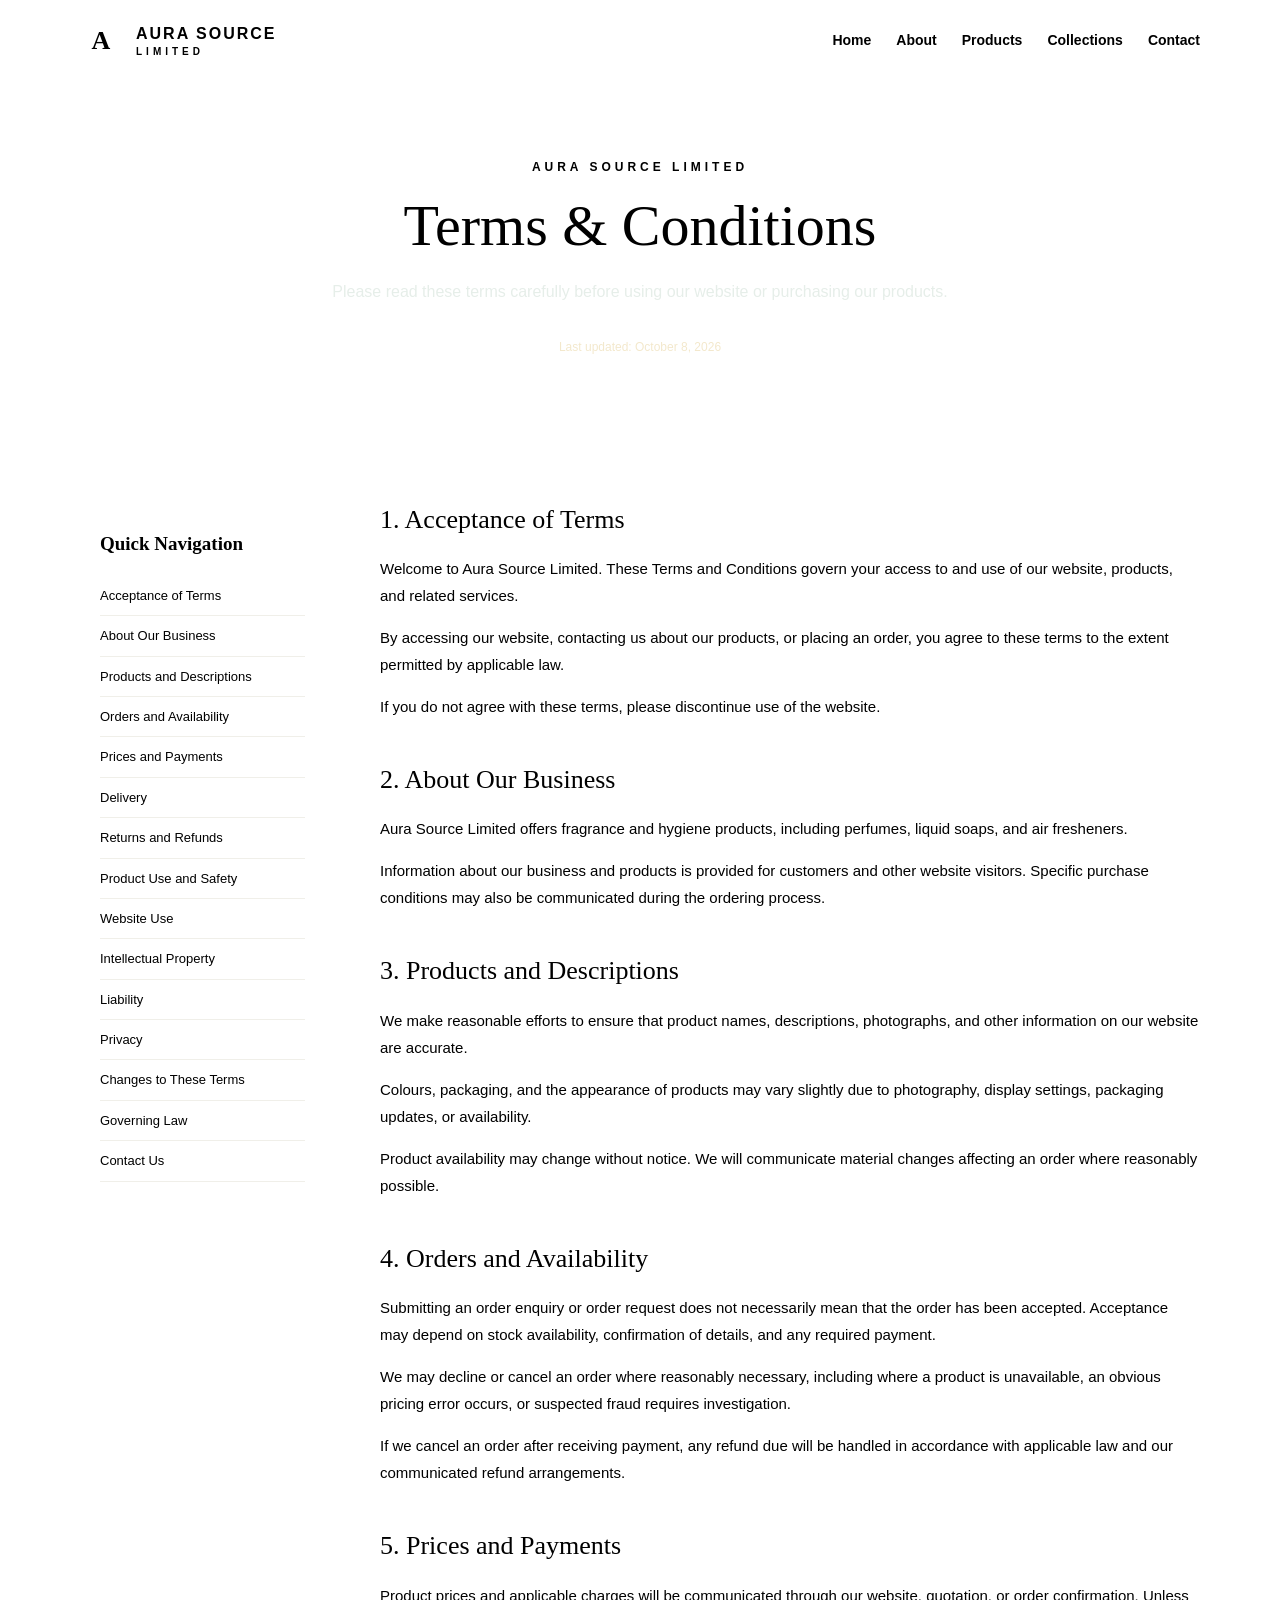
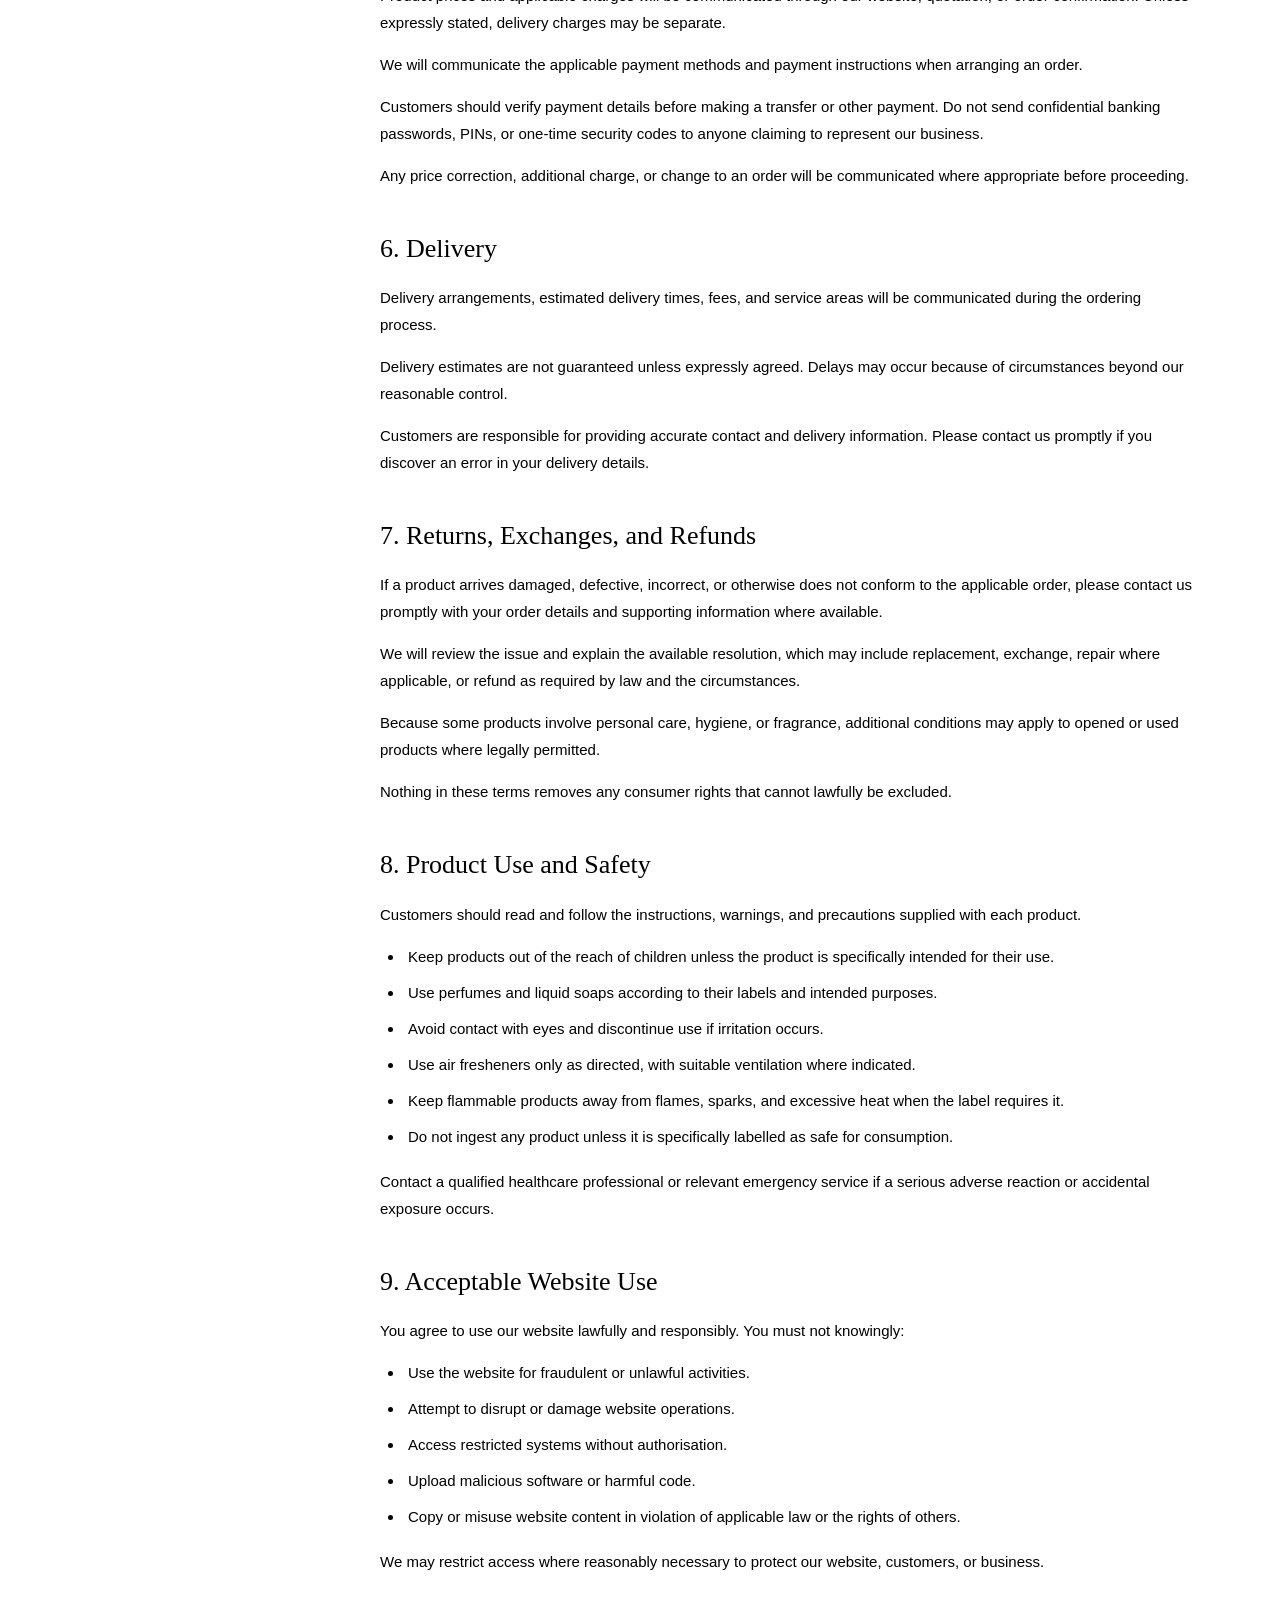
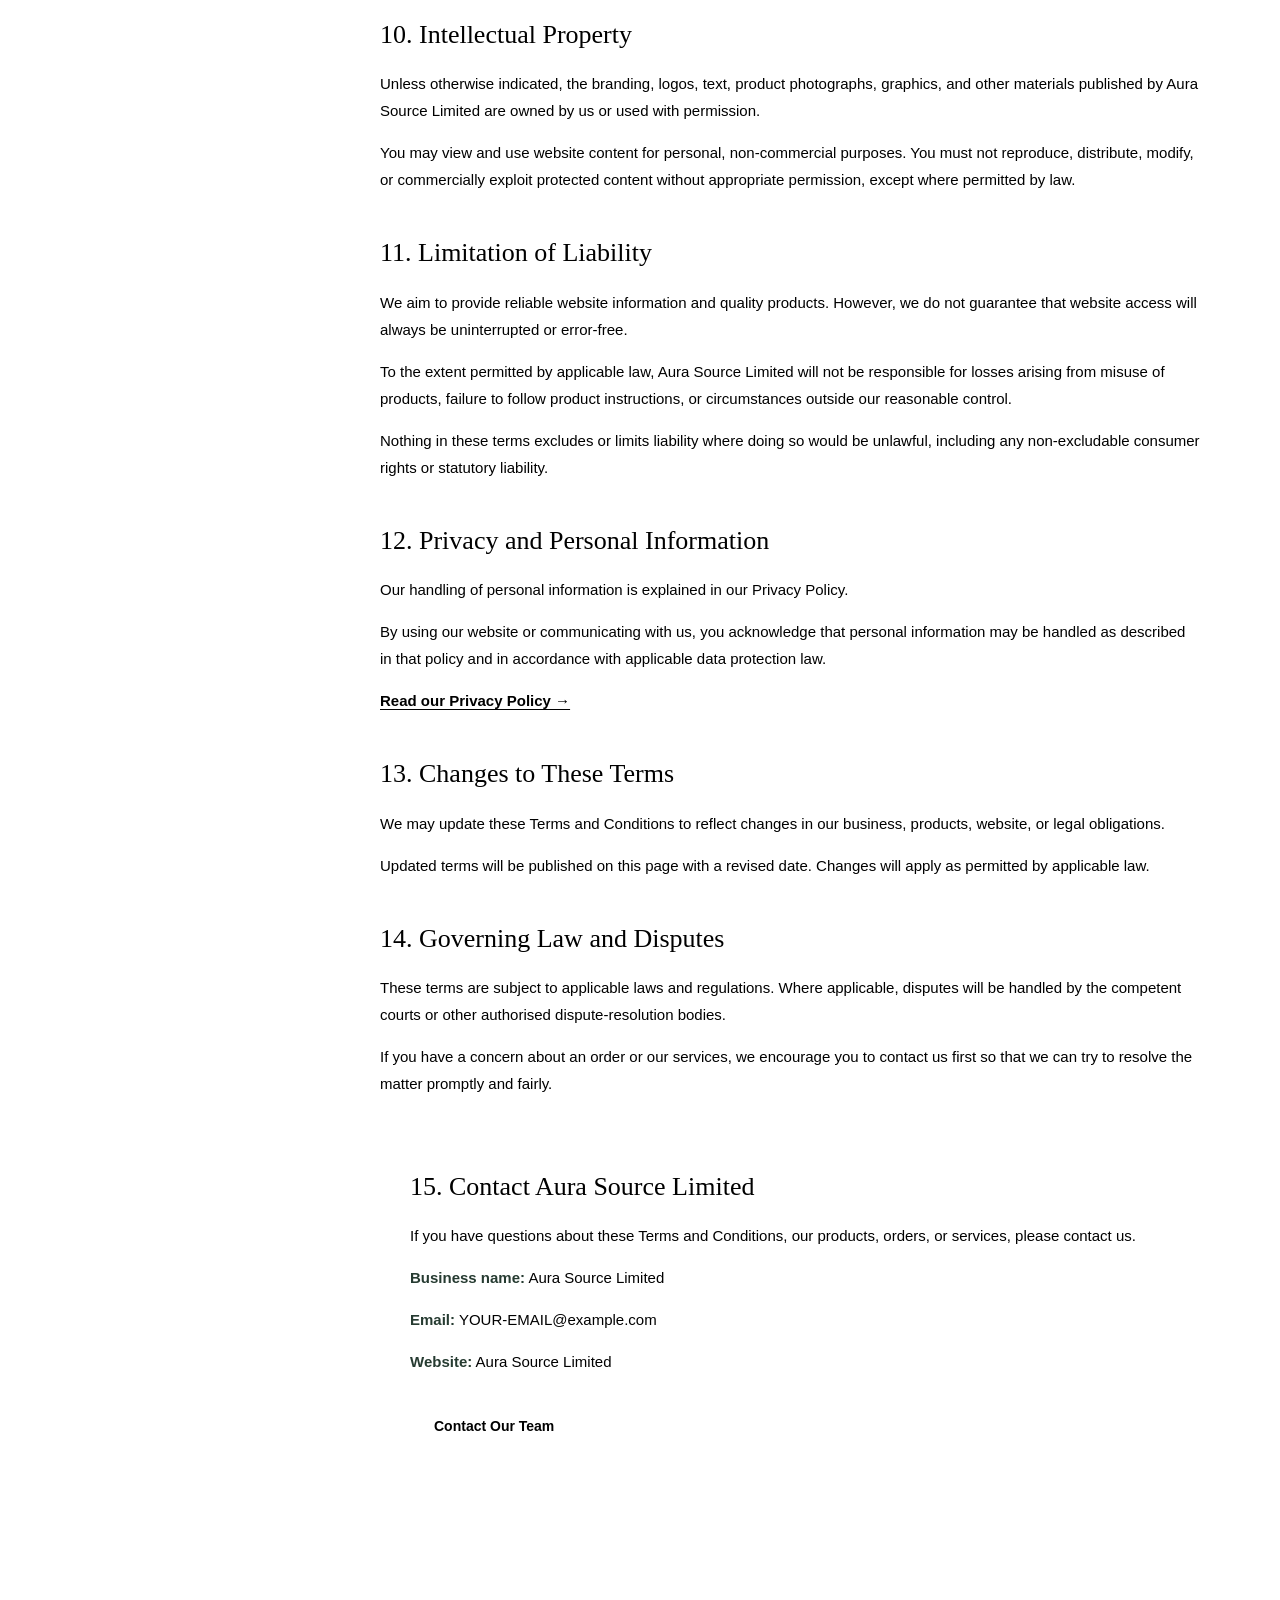
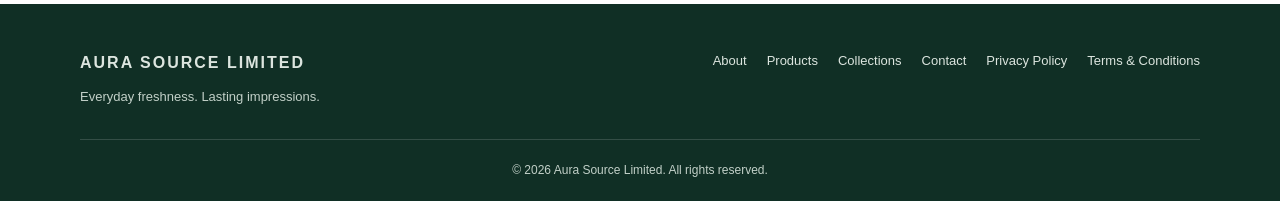
<file: terms.html>
<!DOCTYPE html>
<html lang="en">
<head>
    <meta charset="UTF-8">
    <meta name="viewport" content="width=device-width, initial-scale=1.0">

    <meta name="description"
          content="Read the Terms and Conditions governing the use of the Aura Source Limited website and our product purchases.">

    <title>Terms & Conditions | Aura Source Limited</title>

    <link rel="stylesheet" href="terms.css">
    <script src="terms.js" defer></script>
</head>
<body>

    <!-- Header -->
    <header class="site-header">
        <div class="container nav-container">

            <a href="index.html" class="logo">
                <span class="logo-icon">A</span>
                <span>AURA SOURCE
                    <small>LIMITED</small>
                </span>
            </a>

            <button class="menu-toggle" id="menuToggle"
                    aria-label="Open navigation menu"
                    aria-expanded="false">
                ☰
            </button>

            <nav class="navigation" id="navigation">
                <a href="index.html">Home</a>
                <a href="about.html">About</a>
                <a href="products.html">Products</a>
                <a href="collections.html">Collections</a>
                <a href="contact.html">Contact</a>
            </nav>

        </div>
    </header>

    <!-- Hero -->
    <section class="terms-hero">
        <div class="container">
            <p class="eyebrow">AURA SOURCE LIMITED</p>
            <h1>Terms & Conditions</h1>

            <p>
                Please read these terms carefully before using our website
                or purchasing our products.
            </p>

            <span class="updated">
                Last updated: October 8, 2026
            </span>
        </div>
    </section>

    <!-- Main Content -->
    <main class="container terms-layout">

        <aside class="terms-sidebar">
            <h3>Quick Navigation</h3>

            <a href="#acceptance">Acceptance of Terms</a>
            <a href="#about">About Our Business</a>
            <a href="#products">Products and Descriptions</a>
            <a href="#orders">Orders and Availability</a>
            <a href="#prices">Prices and Payments</a>
            <a href="#delivery">Delivery</a>
            <a href="#returns">Returns and Refunds</a>
            <a href="#usage">Product Use and Safety</a>
            <a href="#website">Website Use</a>
            <a href="#intellectual">Intellectual Property</a>
            <a href="#liability">Liability</a>
            <a href="#privacy">Privacy</a>
            <a href="#changes">Changes to These Terms</a>
            <a href="#law">Governing Law</a>
            <a href="#contact">Contact Us</a>
        </aside>

        <article class="terms-content">

            <section id="acceptance">
                <h2>1. Acceptance of Terms</h2>

                <p>
                    Welcome to Aura Source Limited. These Terms and Conditions
                    govern your access to and use of our website, products,
                    and related services.
                </p>

                <p>
                    By accessing our website, contacting us about our products,
                    or placing an order, you agree to these terms to the extent
                    permitted by applicable law.
                </p>

                <p>
                    If you do not agree with these terms, please discontinue
                    use of the website.
                </p>
            </section>

            <section id="about">
                <h2>2. About Our Business</h2>

                <p>
                    Aura Source Limited offers fragrance and hygiene products,
                    including perfumes, liquid soaps, and air fresheners.
                </p>

                <p>
                    Information about our business and products is provided
                    for customers and other website visitors. Specific
                    purchase conditions may also be communicated during
                    the ordering process.
                </p>
            </section>

            <section id="products">
                <h2>3. Products and Descriptions</h2>

                <p>
                    We make reasonable efforts to ensure that product names,
                    descriptions, photographs, and other information on our
                    website are accurate.
                </p>

                <p>
                    Colours, packaging, and the appearance of products may
                    vary slightly due to photography, display settings,
                    packaging updates, or availability.
                </p>

                <p>
                    Product availability may change without notice. We will
                    communicate material changes affecting an order where
                    reasonably possible.
                </p>
            </section>

            <section id="orders">
                <h2>4. Orders and Availability</h2>

                <p>
                    Submitting an order enquiry or order request does not
                    necessarily mean that the order has been accepted.
                    Acceptance may depend on stock availability, confirmation
                    of details, and any required payment.
                </p>

                <p>
                    We may decline or cancel an order where reasonably
                    necessary, including where a product is unavailable,
                    an obvious pricing error occurs, or suspected fraud
                    requires investigation.
                </p>

                <p>
                    If we cancel an order after receiving payment, any refund
                    due will be handled in accordance with applicable law
                    and our communicated refund arrangements.
                </p>
            </section>

            <section id="prices">
                <h2>5. Prices and Payments</h2>

                <p>
                    Product prices and applicable charges will be communicated
                    through our website, quotation, or order confirmation.
                    Unless expressly stated, delivery charges may be separate.
                </p>

                <p>
                    We will communicate the applicable payment methods and
                    payment instructions when arranging an order.
                </p>

                <p>
                    Customers should verify payment details before making
                    a transfer or other payment. Do not send confidential
                    banking passwords, PINs, or one-time security codes
                    to anyone claiming to represent our business.
                </p>

                <p>
                    Any price correction, additional charge, or change to an
                    order will be communicated where appropriate before
                    proceeding.
                </p>
            </section>

            <section id="delivery">
                <h2>6. Delivery</h2>

                <p>
                    Delivery arrangements, estimated delivery times, fees,
                    and service areas will be communicated during the
                    ordering process.
                </p>

                <p>
                    Delivery estimates are not guaranteed unless expressly
                    agreed. Delays may occur because of circumstances beyond
                    our reasonable control.
                </p>

                <p>
                    Customers are responsible for providing accurate contact
                    and delivery information. Please contact us promptly
                    if you discover an error in your delivery details.
                </p>
            </section>

            <section id="returns">
                <h2>7. Returns, Exchanges, and Refunds</h2>

                <p>
                    If a product arrives damaged, defective, incorrect, or
                    otherwise does not conform to the applicable order,
                    please contact us promptly with your order details and
                    supporting information where available.
                </p>

                <p>
                    We will review the issue and explain the available
                    resolution, which may include replacement, exchange,
                    repair where applicable, or refund as required by law
                    and the circumstances.
                </p>

                <p>
                    Because some products involve personal care, hygiene,
                    or fragrance, additional conditions may apply to opened
                    or used products where legally permitted.
                </p>

                <p>
                    Nothing in these terms removes any consumer rights
                    that cannot lawfully be excluded.
                </p>
            </section>

            <section id="usage">
                <h2>8. Product Use and Safety</h2>

                <p>
                    Customers should read and follow the instructions,
                    warnings, and precautions supplied with each product.
                </p>

                <ul>
                    <li>
                        Keep products out of the reach of children unless
                        the product is specifically intended for their use.
                    </li>
                    <li>
                        Use perfumes and liquid soaps according to their
                        labels and intended purposes.
                    </li>
                    <li>
                        Avoid contact with eyes and discontinue use if
                        irritation occurs.
                    </li>
                    <li>
                        Use air fresheners only as directed, with suitable
                        ventilation where indicated.
                    </li>
                    <li>
                        Keep flammable products away from flames, sparks,
                        and excessive heat when the label requires it.
                    </li>
                    <li>
                        Do not ingest any product unless it is specifically
                        labelled as safe for consumption.
                    </li>
                </ul>

                <p>
                    Contact a qualified healthcare professional or relevant
                    emergency service if a serious adverse reaction or
                    accidental exposure occurs.
                </p>
            </section>

            <section id="website">
                <h2>9. Acceptable Website Use</h2>

                <p>
                    You agree to use our website lawfully and responsibly.
                    You must not knowingly:
                </p>

                <ul>
                    <li>Use the website for fraudulent or unlawful activities.</li>
                    <li>Attempt to disrupt or damage website operations.</li>
                    <li>Access restricted systems without authorisation.</li>
                    <li>Upload malicious software or harmful code.</li>
                    <li>
                        Copy or misuse website content in violation of
                        applicable law or the rights of others.
                    </li>
                </ul>

                <p>
                    We may restrict access where reasonably necessary to
                    protect our website, customers, or business.
                </p>
            </section>

            <section id="intellectual">
                <h2>10. Intellectual Property</h2>

                <p>
                    Unless otherwise indicated, the branding, logos, text,
                    product photographs, graphics, and other materials
                    published by Aura Source Limited are owned by us or
                    used with permission.
                </p>

                <p>
                    You may view and use website content for personal,
                    non-commercial purposes. You must not reproduce,
                    distribute, modify, or commercially exploit protected
                    content without appropriate permission, except where
                    permitted by law.
                </p>
            </section>

            <section id="liability">
                <h2>11. Limitation of Liability</h2>

                <p>
                    We aim to provide reliable website information and
                    quality products. However, we do not guarantee that
                    website access will always be uninterrupted or
                    error-free.
                </p>

                <p>
                    To the extent permitted by applicable law, Aura Source
                    Limited will not be responsible for losses arising
                    from misuse of products, failure to follow product
                    instructions, or circumstances outside our reasonable
                    control.
                </p>

                <p>
                    Nothing in these terms excludes or limits liability
                    where doing so would be unlawful, including any
                    non-excludable consumer rights or statutory liability.
                </p>
            </section>

            <section id="privacy">
                <h2>12. Privacy and Personal Information</h2>

                <p>
                    Our handling of personal information is explained in
                    our Privacy Policy.
                </p>

                <p>
                    By using our website or communicating with us, you
                    acknowledge that personal information may be handled
                    as described in that policy and in accordance with
                    applicable data protection law.
                </p>

                <p>
                    <a href="privacy.html" class="inline-link">
                        Read our Privacy Policy →
                    </a>
                </p>
            </section>

            <section id="changes">
                <h2>13. Changes to These Terms</h2>

                <p>
                    We may update these Terms and Conditions to reflect
                    changes in our business, products, website, or legal
                    obligations.
                </p>

                <p>
                    Updated terms will be published on this page with a
                    revised date. Changes will apply as permitted by
                    applicable law.
                </p>
            </section>

            <section id="law">
                <h2>14. Governing Law and Disputes</h2>

                <p>
                    These terms are subject to applicable laws and regulations.
                    Where applicable, disputes will be handled by the
                    competent courts or other authorised dispute-resolution
                    bodies.
                </p>

                <p>
                    If you have a concern about an order or our services,
                    we encourage you to contact us first so that we can
                    try to resolve the matter promptly and fairly.
                </p>
            </section>

            <section id="contact" class="contact-panel">
                <h2>15. Contact Aura Source Limited</h2>

                <p>
                    If you have questions about these Terms and Conditions,
                    our products, orders, or services, please contact us.
                </p>

                <p>
                    <strong>Business name:</strong> Aura Source Limited
                </p>

                <!-- Replace this placeholder with your real business email. -->
                <p>
                    <strong>Email:</strong>
                    <a href="mailto:YOUR-EMAIL@example.com">
                        YOUR-EMAIL@example.com
                    </a>
                </p>

                <p>
                    <strong>Website:</strong>
                    <a href="https://g7techglob.github.io/aurasourcelimited.com/">
                        Aura Source Limited
                    </a>
                </p>

                <a href="contact.html" class="contact-button">
                    Contact Our Team
                </a>
            </section>

        </article>
    </main>

    <!-- Footer -->
    <footer class="site-footer">
        <div class="container footer-content">

            <div>
                <a href="index.html" class="footer-brand">
                    AURA SOURCE LIMITED
                </a>
                <p>Everyday freshness. Lasting impressions.</p>
            </div>

            <div class="footer-links">
                <a href="about.html">About</a>
                <a href="products.html">Products</a>
                <a href="collections.html">Collections</a>
                <a href="contact.html">Contact</a>
                <a href="privacy.html">Privacy Policy</a>
                <a href="terms.html">Terms & Conditions</a>
            </div>

        </div>

        <div class="container copyright">
            &copy; <span id="currentYear">2026</span>
            Aura Source Limited. All rights reserved.
        </div>
    </footer>

    <button id="backToTop" class="back-to-top"
            aria-label="Back to top" title="Back to top">
        ↑
    </button>

</body>
</html>
</file>
<file: index.css>
/* =========================================
   AURA SOURCE
   Premium Fragrance Website
========================================= */

:root {
  --black: #11110f;
  --dark: #1b1a17;
  --cream: #f5f1e8;
  --cream-dark: #e8e1d4;
  --gold: #b49a68;
  --text: #292722;
  --muted: #777269;
  --white: #ffffff;
  --border: rgba(17, 17, 15, 0.12);

  --serif: "Cormorant Garamond", Georgia, serif;
  --sans: "Inter", Arial, sans-serif;

  --container: 1200px;
  --transition: 0.35s ease;
}


/* =========================================
   RESET
========================================= */

* {
  margin: 0;
  padding: 0;
  box-sizing: border-box;
}

html {
  scroll-behavior: smooth;
}

body {
  font-family: var(--sans);
  color: var(--text);
  background: var(--cream);
  line-height: 1.6;
}

img {
  max-width: 100%;
  display: block;
}

a {
  color: inherit;
  text-decoration: none;
}

button,
input {
  font: inherit;
}

button {
  cursor: pointer;
}


/* =========================================
   GLOBAL
========================================= */

.container {
  width: min(90%, var(--container));
  margin: auto;
}

.section {
  padding: 120px 0;
}

.eyebrow {
  font-size: 0.7rem;
  letter-spacing: 0.22em;
  font-weight: 600;
  color: var(--gold);
  margin-bottom: 18px;
}

h1,
h2,
h3 {
  font-family: var(--serif);
  font-weight: 500;
  line-height: 0.98;
}

h1 em,
h2 em {
  font-style: italic;
  font-weight: 400;
}

h2 {
  font-size: clamp(3rem, 5vw, 5rem);
}

.text-link {
  display: inline-flex;
  align-items: center;
  gap: 15px;
  margin-top: 25px;
  padding-bottom: 7px;
  border-bottom: 1px solid var(--gold);
  font-size: 0.8rem;
  text-transform: uppercase;
  letter-spacing: 0.12em;
}

.text-link span {
  transition: transform var(--transition);
}

.text-link:hover span {
  transform: translateX(5px);
}


/* =========================================
   HEADER
========================================= */

.header {
  position: fixed;
  top: 0;
  left: 0;
  width: 100%;
  z-index: 1000;
  color: var(--white);
  transition: all var(--transition);
}

.header.scrolled {
  background: rgba(17, 17, 15, 0.96);
  backdrop-filter: blur(15px);
}

.nav {
  height: 90px;
  display: flex;
  align-items: center;
  justify-content: space-between;
}

.logo {
  display: flex;
  flex-direction: column;
  line-height: 0.85;
  letter-spacing: 0.15em;
}

.logo span {
  font-size: 1.25rem;
  font-weight: 600;
}

.logo small {
  font-size: 0.47rem;
  letter-spacing: 0.48em;
  margin-top: 7px;
  color: var(--gold);
}

.nav-links {
  display: flex;
  gap: 35px;
  margin-left: auto;
  margin-right: 40px;
}

.nav-links a {
  font-size: 0.72rem;
  letter-spacing: 0.1em;
  text-transform: uppercase;
  opacity: 0.9;
  transition: color var(--transition);
}

.nav-links a:hover {
  color: var(--gold);
}

.nav-button {
  padding: 12px 20px;
  border: 1px solid rgba(255,255,255,0.5);
  font-size: 0.68rem;
  text-transform: uppercase;
  letter-spacing: 0.1em;
  transition: all var(--transition);
}

.nav-button:hover {
  background: var(--white);
  color: var(--black);
}

.menu-toggle {
  display: none;
  border: none;
  background: transparent;
  width: 35px;
}

.menu-toggle span {
  display: block;
  height: 1px;
  background: white;
  margin: 7px 0;
}


/* =========================================
   HERO
========================================= */

.hero {
  min-height: 100vh;
  position: relative;
  display: flex;
  align-items: center;
  color: white;

  background:
    linear-gradient(
      90deg,
      rgba(10,10,9,0.92),
      rgba(10,10,9,0.48),
      rgba(10,10,9,0.3)
    ),
    radial-gradient(
      circle at 75% 50%,
      #8b7554 0%,
      #3e382e 35%,
      #171714 75%
    );
}

.hero-content {
  padding-top: 70px;
  max-width: 850px;
}

.hero h1 {
  font-size: clamp(4rem, 8vw, 8.5rem);
  max-width: 900px;
  letter-spacing: -0.035em;
}

.hero h1 em {
  color: var(--gold);
}

.hero-text {
  max-width: 550px;
  margin-top: 35px;
  color: rgba(255,255,255,0.78);
  font-size: 1rem;
}

.hero-buttons {
  display: flex;
  gap: 15px;
  margin-top: 40px;
}

.btn {
  display: inline-flex;
  align-items: center;
  justify-content: center;
  padding: 16px 25px;
  font-size: 0.7rem;
  text-transform: uppercase;
  letter-spacing: 0.12em;
  transition: all var(--transition);
}

.btn-primary {
  background: var(--gold);
  color: var(--black);
}

.btn-primary:hover {
  background: white;
}

.btn-outline {
  border: 1px solid rgba(255,255,255,0.5);
}

.btn-outline:hover {
  background: white;
  color: var(--black);
}

.scroll-indicator {
  position: absolute;
  bottom: 35px;
  right: 5%;
  display: flex;
  align-items: center;
  gap: 15px;
  font-size: 0.6rem;
  text-transform: uppercase;
  letter-spacing: 0.15em;
  opacity: 0.7;
}

.scroll-indicator div {
  width: 60px;
  height: 1px;
  background: var(--gold);
}


/* =========================================
   INTRO
========================================= */

.intro {
  background: var(--cream);
}

.intro-grid {
  display: grid;
  grid-template-columns: 1fr 1fr;
  gap: 100px;
  align-items: end;
}

.intro h2 {
  max-width: 600px;
}

.intro h2 span {
  color: var(--gold);
}

.intro-text {
  max-width: 500px;
  color: var(--muted);
}

.intro-text p + p {
  margin-top: 20px;
}


/* =========================================
   PRODUCTS
========================================= */

.products {
  background: #ece6da;
}

.section-heading {
  display: flex;
  justify-content: space-between;
  gap: 50px;
  align-items: end;
  margin-bottom: 60px;
}

.section-heading h2 {
  max-width: 700px;
}

.section-heading > p {
  max-width: 350px;
  color: var(--muted);
}

.product-grid {
  display: grid;
  grid-template-columns: repeat(3, 1fr);
  gap: 25px;
}

.product-card {
  background: var(--cream);
  transition: transform var(--transition);
}

.product-card:hover {
  transform: translateY(-8px);
}

.product-image {
  height: 430px;
  position: relative;
  overflow: hidden;
}

.product-placeholder {
  width: 100%;
  height: 100%;
  display: flex;
  flex-direction: column;
  align-items: center;
  justify-content: center;

  background:
    radial-gradient(circle at 50% 35%, #b6a07a, #4a4236 50%, #211f1a);
  color: white;
}

.product-placeholder.fresh {
  background:
    radial-gradient(circle at 50% 35%, #d7d1bd, #6f725f 48%, #292b23);
}

.product-placeholder.care {
  background:
    radial-gradient(circle at 50% 35%, #d5c7b2, #806d5a 48%, #29231f);
}

.product-placeholder span {
  font-family: var(--serif);
  font-size: 3rem;
  letter-spacing: 0.1em;
}

.product-placeholder strong {
  font-family: var(--sans);
  font-size: 0.65rem;
  letter-spacing: 0.3em;
  margin-top: 10px;
  color: var(--gold);
}

.product-label {
  position: absolute;
  top: 20px;
  left: 20px;
  background: var(--cream);
  padding: 8px 12px;
  font-size: 0.58rem;
  text-transform: uppercase;
  letter-spacing: 0.12em;
}

.product-info {
  padding: 30px;
}

.product-info > p:first-child {
  font-size: 0.62rem;
  color: var(--gold);
  letter-spacing: 0.16em;
  font-weight: 600;
}

.product-info h3 {
  font-size: 2.3rem;
  margin: 8px 0 15px;
}

.product-info > p:nth-child(3) {
  color: var(--muted);
  font-size: 0.85rem;
}

.product-link {
  display: inline-block;
  margin-top: 25px;
  font-size: 0.65rem;
  text-transform: uppercase;
  letter-spacing: 0.12em;
  border-bottom: 1px solid var(--gold);
  padding-bottom: 5px;
}


/* =========================================
   STATEMENT
========================================= */

.statement {
  min-height: 650px;
  display: flex;
  align-items: center;
  position: relative;
  color: white;

  background:
    linear-gradient(
      rgba(15,15,13,0.75),
      rgba(15,15,13,0.75)
    ),
    radial-gradient(
      circle at 50% 40%,
      #9b8158,
      #24231e 55%,
      #11110f
    );
}

.statement-content {
  text-align: center;
  max-width: 900px;
}

.statement h2 {
  font-size: clamp(3.5rem, 6vw, 6rem);
}

.statement h2 em {
  color: var(--gold);
}

.statement-content > p:last-child {
  max-width: 450px;
  margin: 30px auto 0;
  color: rgba(255,255,255,0.65);
}


/* =========================================
   ABOUT
========================================= */

.about {
  background: var(--cream);
}

.about-grid {
  display: grid;
  grid-template-columns: 1fr 1fr;
  gap: 110px;
  align-items: center;
}

.about-visual {
  min-height: 600px;
  display: flex;
  align-items: center;
  justify-content: center;
  background: #ddd5c7;
}

.about-box {
  width: 260px;
  height: 380px;
  border: 1px solid rgba(17,17,15,0.3);
  display: flex;
  align-items: center;
  justify-content: center;
  flex-direction: column;
  background: #f2ece0;
  box-shadow: 25px 30px 70px rgba(0,0,0,0.12);
}

.about-box span {
  font-family: var(--serif);
  font-size: 9rem;
  color: var(--gold);
  line-height: 1;
}

.about-box small {
  font-size: 0.55rem;
  letter-spacing: 0.4em;
  margin-left: 0.4em;
}

.about-content > p:not(.eyebrow) {
  color: var(--muted);
  margin-top: 25px;
  max-width: 550px;
}

.about-features {
  margin-top: 45px;
  border-top: 1px solid var(--border);
}

.about-features div {
  display: flex;
  align-items: center;
  gap: 30px;
  padding: 18px 0;
  border-bottom: 1px solid var(--border);
}

.about-features strong {
  color: var(--gold);
  font-size: 0.7rem;
}

.about-features span {
  font-size: 0.75rem;
  text-transform: uppercase;
  letter-spacing: 0.1em;
}


/* =========================================
   COLLECTIONS
========================================= */

.collections {
  background: #e8e0d2;
}

.centered {
  display: block;
  text-align: center;
}

.centered h2 {
  margin: auto;
}

.centered > p:last-child {
  margin: 25px auto 0;
}

.collection-list {
  margin-top: 70px;
  border-top: 1px solid var(--border);
}

.collection-item {
  display: grid;
  grid-template-columns: 80px 1fr 40px;
  gap: 30px;
  align-items: center;
  padding: 30px 0;
  border-bottom: 1px solid var(--border);
  transition: padding var(--transition);
}

.collection-item:hover {
  padding-left: 15px;
}

.collection-item > span {
  color: var(--gold);
  font-size: 0.7rem;
  letter-spacing: 0.15em;
}

.collection-item > span:last-child {
  font-size: 1.2rem;
}

.collection-item h3 {
  font-size: 2.2rem;
}

.collection-item p {
  color: var(--muted);
  font-size: 0.8rem;
}


/* =========================================
   CTA
========================================= */

.cta {
  padding: 140px 0;
  background: var(--black);
  color: white;
  text-align: center;
}

.cta-content {
  max-width: 750px;
}

.cta h2 {
  font-size: clamp(3.2rem, 6vw, 6rem);
}

.cta h2 em {
  color: var(--gold);
}

.cta-content > p:not(.eyebrow):not(.form-message) {
  color: rgba(255,255,255,0.6);
  max-width: 500px;
  margin: 30px auto;
}

.newsletter {
  max-width: 550px;
  margin: 45px auto 0;
  display: flex;
  border-bottom: 1px solid rgba(255,255,255,0.35);
}

.newsletter input {
  flex: 1;
  background: transparent;
  border: none;
  outline: none;
  padding: 17px 5px;
  color: white;
}

.newsletter input::placeholder {
  color: rgba(255,255,255,0.4);
}

.newsletter button {
  background: transparent;
  color: var(--gold);
  border: none;
  text-transform: uppercase;
  letter-spacing: 0.12em;
  font-size: 0.65rem;
  padding: 0 10px;
}

.form-message {
  margin-top: 20px;
  color: var(--gold);
  font-size: 0.75rem;
}


/* =========================================
   FOOTER
========================================= */

.footer {
  background: #0c0c0b;
  color: white;
  padding: 75px 0 25px;
}

.footer-grid {
  display: grid;
  grid-template-columns: 2fr 1fr 1fr 1fr;
  gap: 50px;
  padding-bottom: 60px;
}

.footer-logo {
  margin-bottom: 25px;
}

.footer-grid > div:first-child > p {
  color: var(--muted);
  font-size: 0.8rem;
}

.footer h4 {
  font-size: 0.65rem;
  text-transform: uppercase;
  letter-spacing: 0.15em;
  color: var(--gold);
  margin-bottom: 20px;
}

.footer-grid a:not(.logo) {
  display: block;
  color: #aaa69d;
  font-size: 0.75rem;
  margin-bottom: 10px;
  transition: color var(--transition);
}

.footer-grid a:not(.logo):hover {
  color: white;
}

.footer-bottom {
  padding-top: 25px;
  border-top: 1px solid rgba(255,255,255,0.1);
  display: flex;
  justify-content: space-between;
  color: #77736c;
  font-size: 0.65rem;
}

.footer-bottom div {
  display: flex;
  gap: 20px;
}


/* =========================================
   RESPONSIVE
========================================= */

@media (max-width: 900px) {

  .nav-links {
    position: fixed;
    top: 90px;
    left: 0;
    width: 100%;
    background: rgba(17,17,15,0.98);
    flex-direction: column;
    gap: 0;
    padding: 15px 5%;
    margin: 0;

    transform: translateY(-150%);
    transition: transform var(--transition);
  }

  .nav-links.active {
    transform: translateY(0);
  }

  .nav-links a {
    padding: 18px 0;
    border-bottom: 1px solid rgba(255,255,255,0.08);
  }

  .nav-button {
    display: none;
  }

  .menu-toggle {
    display: block;
  }

  .intro-grid,
  .about-grid {
    grid-template-columns: 1fr;
    gap: 60px;
  }

  .product-grid {
    grid-template-columns: 1fr;
  }

  .product-image {
    height: 500px;
  }

  .section-heading {
    display: block;
  }

  .section-heading > p {
    margin-top: 25px;
  }

  .about-visual {
    min-height: 500px;
  }

  .footer-grid {
    grid-template-columns: 1fr 1fr;
  }
}


@media (max-width: 600px) {

  .section {
    padding: 80px 0;
  }

  .nav {
    height: 75px;
  }

  .nav-links {
    top: 75px;
  }

  .hero {
    min-height: 850px;
  }

  .hero h1 {
    font-size: 4rem;
  }

  .hero-text {
    font-size: 0.9rem;
  }

  .hero-buttons {
    flex-direction: column;
    align-items: flex-start;
  }

  .btn {
    width: 100%;
  }

  .scroll-indicator {
    display: none;
  }

  .product-image {
    height: 400px;
  }

  .collection-item {
    grid-template-columns: 40px 1fr 25px;
    gap: 15px;
  }

  .collection-item h3 {
    font-size: 1.7rem;
  }

  .footer-grid {
    grid-template-columns: 1fr;
  }

  .footer-bottom {
    flex-direction: column;
    gap: 15px;
  }

  .newsletter {
    flex-direction: column;
    border: none;
    gap: 10px;
  }

  .newsletter input {
    border-bottom: 1px solid rgba(255,255,255,0.35);
  }

  .newsletter button {
    padding: 15px;
    background: var(--gold);
    color: var(--black);
  }
}
</file>
<file: about.css>
/* =========================================
   AURA SOURCE LIMITED
   ABOUT PAGE
========================================= */

:root {
  --black: #11110f;
  --dark: #1a1916;
  --cream: #f5f1e8;
  --cream-dark: #e8e0d2;
  --gold: #b49a68;
  --text: #292722;
  --muted: #777269;
  --white: #ffffff;
  --border: rgba(17, 17, 15, 0.12);

  --serif: "Cormorant Garamond", Georgia, serif;
  --sans: "Inter", Arial, sans-serif;

  --container: 1200px;
  --transition: 0.35s ease;
}


/* =========================================
   RESET
========================================= */

* {
  margin: 0;
  padding: 0;
  box-sizing: border-box;
}

html {
  scroll-behavior: smooth;
}

body {
  font-family: var(--sans);
  background: var(--cream);
  color: var(--text);
  line-height: 1.7;
}

a {
  text-decoration: none;
  color: inherit;
}

button,
input {
  font-family: inherit;
}


/* =========================================
   GLOBAL
========================================= */

.container {
  width: min(90%, var(--container));
  margin: auto;
}

.section {
  padding: 120px 0;
}

.eyebrow {
  color: var(--gold);
  font-size: 0.68rem;
  font-weight: 600;
  letter-spacing: 0.22em;
  margin-bottom: 20px;
}

h1,
h2,
h3 {
  font-family: var(--serif);
  font-weight: 500;
  line-height: 1;
}

h1 em,
h2 em {
  font-style: italic;
  font-weight: 400;
}


/* =========================================
   NAVIGATION
========================================= */

.header {
  position: fixed;
  top: 0;
  left: 0;
  width: 100%;
  z-index: 1000;
  color: white;
  transition: all var(--transition);
}

.header.scrolled {
  background: rgba(17, 17, 15, 0.97);
  backdrop-filter: blur(15px);
}

.nav {
  height: 90px;
  display: flex;
  align-items: center;
}

.logo {
  display: flex;
  flex-direction: column;
  line-height: 0.85;
  letter-spacing: 0.15em;
}

.logo span {
  font-size: 1.25rem;
  font-weight: 600;
}

.logo small {
  color: var(--gold);
  font-size: 0.46rem;
  letter-spacing: 0.48em;
  margin-top: 7px;
}

.nav-links {
  display: flex;
  gap: 35px;
  margin-left: auto;
  margin-right: 40px;
}

.nav-links a {
  font-size: 0.68rem;
  text-transform: uppercase;
  letter-spacing: 0.1em;
  opacity: 0.85;
  transition: color var(--transition);
}

.nav-links a:hover,
.nav-links a.active {
  color: var(--gold);
}

.nav-button {
  border: 1px solid rgba(255,255,255,0.5);
  padding: 12px 20px;
  font-size: 0.65rem;
  text-transform: uppercase;
  letter-spacing: 0.1em;
  transition: all var(--transition);
}

.nav-button:hover {
  background: white;
  color: var(--black);
}

.menu-toggle {
  display: none;
  margin-left: auto;
  width: 35px;
  border: 0;
  background: transparent;
}

.menu-toggle span {
  display: block;
  height: 1px;
  background: white;
  margin: 7px 0;
}


/* =========================================
   HERO
========================================= */

.about-hero {
  min-height: 85vh;
  position: relative;
  display: flex;
  align-items: center;
  color: white;

  background:
    linear-gradient(
      90deg,
      rgba(15,15,13,0.95),
      rgba(15,15,13,0.55),
      rgba(15,15,13,0.35)
    ),
    radial-gradient(
      circle at 70% 45%,
      #9a8059,
      #40382e 40%,
      #141411 75%
    );
}

.hero-content {
  padding-top: 80px;
  max-width: 900px;
}

.hero-content h1 {
  font-size: clamp(4rem, 8vw, 8rem);
  letter-spacing: -0.035em;
}

.hero-content h1 em {
  color: var(--gold);
}

.hero-content > p:last-child {
  max-width: 600px;
  margin-top: 35px;
  color: rgba(255,255,255,0.72);
  font-size: 1rem;
}

.hero-bottom {
  position: absolute;
  bottom: 35px;
  left: 5%;
  right: 5%;
  display: flex;
  justify-content: space-between;
  border-top: 1px solid rgba(255,255,255,0.2);
  padding-top: 15px;
  color: rgba(255,255,255,0.55);
  font-size: 0.6rem;
  letter-spacing: 0.16em;
}


/* =========================================
   COMPANY INTRO
========================================= */

.company-intro {
  background: var(--cream);
}

.intro-grid {
  display: grid;
  grid-template-columns: 1fr 1fr;
  gap: 120px;
  align-items: start;
}

.intro-heading h2 {
  font-size: clamp(3rem, 5vw, 5rem);
  max-width: 550px;
}

.intro-copy {
  max-width: 570px;
  color: var(--muted);
}

.intro-copy p {
  margin-bottom: 25px;
}

.intro-copy .lead {
  font-size: 1.15rem;
  color: var(--text);
  line-height: 1.8;
}

.intro-copy strong {
  color: var(--text);
}


/* =========================================
   STORY
========================================= */

.story {
  background: #e8e0d2;
}

.story-grid {
  display: grid;
  grid-template-columns: 1fr 1fr;
  gap: 110px;
  align-items: center;
}

.story-image {
  min-height: 600px;
  display: flex;
  align-items: center;
  justify-content: center;
  background: #d7cebe;
}

.story-card {
  width: 270px;
  height: 400px;
  background: #f1e9dc;
  border: 1px solid rgba(17,17,15,0.25);
  box-shadow: 25px 30px 70px rgba(0,0,0,0.12);

  display: flex;
  flex-direction: column;
  align-items: center;
  justify-content: center;
}

.big-letter {
  font-family: var(--serif);
  color: var(--gold);
  font-size: 11rem;
  line-height: 0.8;
}

.story-card div {
  text-align: center;
  margin-top: 30px;
}

.story-card small,
.story-card strong {
  display: block;
}

.story-card small {
  font-size: 0.55rem;
  letter-spacing: 0.4em;
}

.story-card strong {
  font-size: 0.55rem;
  color: var(--gold);
  letter-spacing: 0.2em;
  margin-top: 10px;
}

.story-content h2 {
  font-size: clamp(3rem, 5vw, 5rem);
  margin-bottom: 30px;
}

.story-content > p:not(.eyebrow) {
  color: var(--muted);
  margin-bottom: 22px;
  max-width: 560px;
}


/* =========================================
   MISSION
========================================= */

.mission {
  padding: 150px 0;
  background: var(--black);
  color: white;
  text-align: center;
}

.mission-content {
  max-width: 900px;
}

.mission h2 {
  font-size: clamp(3.5rem, 6vw, 6rem);
}

.mission h2 em {
  color: var(--gold);
}

.mission-content > p:last-child {
  max-width: 600px;
  margin: 35px auto 0;
  color: rgba(255,255,255,0.6);
}


/* =========================================
   VALUES
========================================= */

.values {
  background: var(--cream);
}

.section-heading {
  display: flex;
  justify-content: space-between;
  align-items: end;
  gap: 60px;
  margin-bottom: 70px;
}

.section-heading h2 {
  font-size: clamp(3rem, 5vw, 5rem);
}

.section-heading > p {
  max-width: 370px;
  color: var(--muted);
}

.values-grid {
  display: grid;
  grid-template-columns: repeat(4, 1fr);
  border-top: 1px solid var(--border);
}

.value-card {
  padding: 40px 30px 40px 0;
  border-right: 1px solid var(--border);
}

.value-card:not(:first-child) {
  padding-left: 30px;
}

.value-card:last-child {
  border-right: 0;
}

.value-card > span {
  color: var(--gold);
  font-size: 0.65rem;
  letter-spacing: 0.15em;
}

.value-card h3 {
  font-size: 2.4rem;
  margin: 25px 0 18px;
}

.value-card p {
  color: var(--muted);
  font-size: 0.8rem;
}


/* =========================================
   PRODUCT FOCUS
========================================= */

.product-focus {
  background: #e8e0d2;
}

.centered {
  display: block;
  text-align: center;
}

.centered h2 {
  margin: auto;
}

.focus-grid {
  display: grid;
  grid-template-columns: repeat(3, 1fr);
  margin-top: 70px;
  border-top: 1px solid var(--border);
}

.focus-item {
  padding: 45px 35px;
  border-right: 1px solid var(--border);
}

.focus-item:last-child {
  border-right: none;
}

.focus-item > span {
  color: var(--gold);
  font-size: 0.65rem;
  letter-spacing: 0.15em;
}

.focus-item h3 {
  font-size: 2.7rem;
  margin: 25px 0 15px;
}

.focus-item p {
  color: var(--muted);
  font-size: 0.85rem;
}


/* =========================================
   VISION
========================================= */

.vision {
  padding: 130px 0;
  background: var(--cream);
}

.vision-grid {
  display: grid;
  grid-template-columns: 1.2fr 0.8fr;
  gap: 100px;
  align-items: center;
}

.vision h2 {
  font-size: clamp(3rem, 5vw, 5.5rem);
}

.vision h2 em {
  color: var(--gold);
}

.vision-grid > div:last-child {
  color: var(--muted);
}

.vision-grid > div:last-child p + p {
  margin-top: 25px;
}


/* =========================================
   CTA
========================================= */

.about-cta {
  padding: 130px 0;
  background:
    radial-gradient(
      circle at 50% 40%,
      #806c4e,
      #292720 50%,
      #11110f 80%
    );
  color: white;
  text-align: center;
}

.about-cta h2 {
  font-size: clamp(4rem, 7vw, 7rem);
}

.about-cta h2 em {
  color: var(--gold);
}

.about-cta > .container > p:not(.eyebrow) {
  max-width: 500px;
  margin: 30px auto;
  color: rgba(255,255,255,0.65);
}

.cta-buttons {
  display: flex;
  justify-content: center;
  gap: 15px;
  margin-top: 40px;
}

.btn {
  padding: 16px 25px;
  font-size: 0.65rem;
  text-transform: uppercase;
  letter-spacing: 0.12em;
  transition: all var(--transition);
}

.btn-primary {
  background: var(--gold);
  color: var(--black);
}

.btn-primary:hover {
  background: white;
}

.btn-outline {
  border: 1px solid rgba(255,255,255,0.5);
}

.btn-outline:hover {
  background: white;
  color: var(--black);
}


/* =========================================
   FOOTER
========================================= */

.footer {
  background: #0c0c0b;
  color: white;
  padding: 75px 0 25px;
}

.footer-grid {
  display: grid;
  grid-template-columns: 2fr 1fr 1fr 1fr;
  gap: 50px;
  padding-bottom: 60px;
}

.footer-logo {
  margin-bottom: 25px;
}

.footer-grid > div:first-child > p {
  color: #77736c;
  font-size: 0.8rem;
}

.footer h4 {
  color: var(--gold);
  font-size: 0.65rem;
  text-transform: uppercase;
  letter-spacing: 0.15em;
  margin-bottom: 20px;
}

.footer-grid a:not(.logo) {
  display: block;
  color: #aaa69d;
  font-size: 0.75rem;
  margin-bottom: 10px;
  transition: color var(--transition);
}

.footer-grid a:not(.logo):hover {
  color: white;
}

.footer-bottom {
  border-top: 1px solid rgba(255,255,255,0.1);
  padding-top: 25px;
  display: flex;
  justify-content: space-between;
  color: #77736c;
  font-size: 0.65rem;
}

.footer-bottom div {
  display: flex;
  gap: 20px;
}


/* =========================================
   MOBILE
========================================= */

@media (max-width: 950px) {

  .nav-links {
    position: fixed;
    top: 90px;
    left: 0;
    width: 100%;
    background: rgba(17,17,15,0.98);

    display: flex;
    flex-direction: column;
    gap: 0;
    padding: 15px 5%;

    transform: translateY(-150%);
    transition: transform var(--transition);
  }

  .nav-links.active {
    transform: translateY(0);
  }

  .nav-links a {
    padding: 17px 0;
    border-bottom: 1px solid rgba(255,255,255,0.08);
  }

  .nav-button {
    display: none;
  }

  .menu-toggle {
    display: block;
  }

  .intro-grid,
  .story-grid,
  .vision-grid {
    grid-template-columns: 1fr;
    gap: 60px;
  }

  .values-grid {
    grid-template-columns: 1fr 1fr;
  }

  .value-card {
    border-bottom: 1px solid var(--border);
  }

  .focus-grid {
    grid-template-columns: 1fr;
  }

  .focus-item {
    border-right: none;
    border-bottom: 1px solid var(--border);
  }

  .footer-grid {
    grid-template-columns: 1fr 1fr;
  }
}


@media (max-width: 600px) {

  .section {
    padding: 80px 0;
  }

  .nav {
    height: 75px;
  }

  .nav-links {
    top: 75px;
  }

  .about-hero {
    min-height: 800px;
  }

  .hero-content h1 {
    font-size: 4rem;
  }

  .story-image {
    min-height: 450px;
  }

  .values-grid {
    grid-template-columns: 1fr;
  }

  .value-card,
  .value-card:not(:first-child) {
    border-right: none;
    padding: 35px 0;
  }

  .section-heading {
    display: block;
  }

  .section-heading > p {
    margin-top: 25px;
  }

  .cta-buttons {
    flex-direction: column;
  }

  .btn {
    width: 100%;
  }

  .footer-grid {
    grid-template-columns: 1fr;
  }

  .footer-bottom {
    flex-direction: column;
    gap: 15px;
  }
}
</file>
<file: collections.css>
:root {
  --cream: #f5f1e8;
  --paper: #faf8f3;
  --black: #171613;
  --gold: #b89b5e;
  --gold-light: #d4c092;
  --muted: #716d64;
  --line: rgba(23, 22, 19, 0.14);
  --serif: "Cormorant Garamond", Georgia, serif;
  --sans: "Inter", Arial, sans-serif;
}

* {
  margin: 0;
  padding: 0;
  box-sizing: border-box;
}

html {
  scroll-behavior: smooth;
  scroll-padding-top: 100px;
}

body {
  background: var(--paper);
  color: var(--black);
  font-family: var(--sans);
  line-height: 1.7;
}

a {
  color: inherit;
  text-decoration: none;
}

button {
  font: inherit;
}

.container {
  width: min(1180px, 90%);
  margin-inline: auto;
}

.section {
  padding: 105px 0;
}

.eyebrow {
  display: inline-block;
  color: var(--gold);
  font-size: 10px;
  font-weight: 600;
  letter-spacing: 3px;
  text-transform: uppercase;
  margin-bottom: 22px;
}

h1, h2, h3 {
  font-family: var(--serif);
  font-weight: 500;
  line-height: 1.02;
}

h1 {
  font-size: clamp(60px, 8vw, 108px);
}

h2 {
  font-size: clamp(44px, 5.5vw, 70px);
}

h1 em, h2 em {
  font-weight: 400;
}

p {
  color: var(--muted);
}


/* HEADER */

.site-header {
  position: fixed;
  inset: 0 0 auto;
  z-index: 1000;
  padding: 23px 0;
  background: rgba(250, 248, 243, 0.95);
  backdrop-filter: blur(14px);
  border-bottom: 1px solid transparent;
  transition: padding 0.3s, border-color 0.3s;
}

.site-header.scrolled {
  padding: 14px 0;
  border-color: var(--line);
}

.nav-container {
  display: flex;
  align-items: center;
  justify-content: space-between;
}

.logo {
  display: flex;
  flex-direction: column;
  line-height: 0.85;
  letter-spacing: 4px;
}

.logo span {
  font-family: var(--serif);
  font-size: 29px;
  font-weight: 600;
}

.logo small {
  font-size: 7px;
  letter-spacing: 7px;
  margin-top: 8px;
  padding-left: 3px;
}

.nav {
  display: flex;
  align-items: center;
  gap: 34px;
}

.nav a {
  position: relative;
  font-size: 11px;
  font-weight: 500;
  letter-spacing: 1px;
  text-transform: uppercase;
}

.nav a::after {
  content: "";
  position: absolute;
  left: 0;
  bottom: -8px;
  width: 0;
  height: 1px;
  background: var(--gold);
  transition: width 0.25s;
}

.nav a:hover::after,
.nav a.active::after {
  width: 100%;
}

.menu-toggle {
  display: none;
  border: 0;
  background: transparent;
  padding: 8px;
  cursor: pointer;
}

.menu-toggle span {
  display: block;
  width: 25px;
  height: 2px;
  background: var(--black);
  margin: 5px 0;
}


/* HERO */

.hero {
  min-height: 680px;
  position: relative;
  display: flex;
  align-items: center;
  padding: 140px 0 100px;
  overflow: hidden;
  color: white;
  background:
    radial-gradient(ellipse at 78% 48%, #887552 0%, transparent 35%),
    radial-gradient(ellipse at 85% 80%, #4e4433 0%, transparent 40%),
    linear-gradient(115deg, #171613, #373126 65%, #746344);
}

.hero::before {
  content: "";
  position: absolute;
  width: 420px;
  height: 420px;
  right: 12%;
  top: 18%;
  border: 1px solid rgba(221, 202, 159, 0.22);
  border-radius: 50%;
}

.hero::after {
  content: "";
  position: absolute;
  width: 330px;
  height: 330px;
  right: calc(12% + 45px);
  top: calc(18% + 45px);
  border: 1px solid rgba(221, 202, 159, 0.18);
  border-radius: 50%;
}

.hero-shade {
  position: absolute;
  inset: 0;
  background: linear-gradient(90deg, rgba(0,0,0,.25), transparent);
}

.hero-content {
  position: relative;
  z-index: 1;
}

.hero .eyebrow {
  color: var(--gold-light);
}

.hero h1 {
  max-width: 800px;
  margin-bottom: 30px;
}

.hero p {
  max-width: 510px;
  color: rgba(255,255,255,.76);
  font-size: 15px;
  margin-bottom: 32px;
}

.hero-number {
  position: absolute;
  bottom: 30px;
  right: 5%;
  z-index: 1;
  color: rgba(255,255,255,.55);
  font-size: 9px;
  letter-spacing: 2px;
}


/* BUTTONS */

.btn {
  display: inline-flex;
  align-items: center;
  justify-content: center;
  padding: 15px 25px;
  min-height: 50px;
  font-size: 10px;
  font-weight: 600;
  letter-spacing: 1.5px;
  text-transform: uppercase;
  transition: background .25s, color .25s, transform .25s;
}

.btn:hover {
  transform: translateY(-2px);
}

.btn-light {
  color: var(--black);
  background: var(--paper);
}

.btn-light:hover {
  background: var(--gold-light);
}

.btn-dark {
  color: white;
  background: var(--black);
}

.btn-dark:hover {
  background: var(--gold);
}


/* INTRODUCTION */

.intro-grid {
  display: grid;
  grid-template-columns: 1.1fr .9fr;
  gap: 90px;
  align-items: end;
}

.intro-grid h2 {
  max-width: 650px;
}

.intro-copy p {
  font-size: 14px;
  margin-bottom: 20px;
}


/* COLLECTION SECTION */

.collections-section {
  background: var(--cream);
}

.section-heading {
  display: flex;
  justify-content: space-between;
  align-items: end;
  gap: 30px;
  margin-bottom: 48px;
}

.section-heading h2 {
  font-size: clamp(45px, 5vw, 65px);
}

.filters {
  display: flex;
  flex-wrap: wrap;
  gap: 8px;
}

.filter-btn {
  background: transparent;
  border: 1px solid var(--line);
  padding: 10px 15px;
  color: var(--black);
  cursor: pointer;
  font-size: 9px;
  letter-spacing: 1px;
  text-transform: uppercase;
  transition: .25s;
}

.filter-btn:hover,
.filter-btn.active {
  background: var(--black);
  border-color: var(--black);
  color: white;
}

.collections-grid {
  display: grid;
  grid-template-columns: repeat(3, minmax(0, 1fr));
  gap: 25px;
}

.collection-card {
  min-width: 0;
  transition: opacity .3s, transform .3s;
}

.collection-card.is-hidden {
  display: none;
}

.collection-visual {
  height: 390px;
  position: relative;
  display: flex;
  align-items: center;
  justify-content: center;
  overflow: hidden;
}

.visual-index,
.visual-caption {
  position: absolute;
  z-index: 2;
  color: rgba(255,255,255,.85);
  font-size: 9px;
  letter-spacing: 2px;
}

.visual-index {
  top: 20px;
  left: 20px;
}

.visual-caption {
  left: 20px;
  bottom: 20px;
}

.visual-arrow {
  position: absolute;
  top: 15px;
  right: 20px;
  color: white;
  font-size: 23px;
  transition: transform .3s;
}

.collection-visual:hover .visual-arrow {
  transform: translate(4px, -4px);
}

.visual-perfume {
  background: radial-gradient(circle at 50% 45%, #c2ac7b, #766346 62%, #383026);
}

.visual-home {
  background: radial-gradient(circle at 50% 45%, #d4c9b1, #94856a 62%, #5d5546);
}

.visual-care {
  background: radial-gradient(circle at 50% 45%, #c5c0b0, #898371 62%, #4b4940);
}


/* PERFUME ILLUSTRATION */

.perfume-art {
  position: relative;
  width: 150px;
  height: 245px;
  display: flex;
  align-items: end;
  justify-content: center;
  filter: drop-shadow(0 25px 20px rgba(0,0,0,.22));
  transition: transform .4s;
}

.collection-visual:hover .perfume-art,
.collection-visual:hover .home-art,
.collection-visual:hover .care-art {
  transform: translateY(-6px);
}

.perfume-cap {
  position: absolute;
  top: 0;
  width: 48px;
  height: 44px;
  background: linear-gradient(90deg, #171613, #3a3529, #111);
  border-radius: 4px 4px 1px 1px;
}

.perfume-neck {
  position: absolute;
  top: 40px;
  width: 39px;
  height: 20px;
  background: #b8a77d;
}

.perfume-bottle {
  width: 145px;
  height: 190px;
  border: 1px solid rgba(255,255,255,.6);
  border-radius: 12px 12px 20px 20px;
  background: linear-gradient(90deg, rgba(255,255,255,.4), rgba(255,255,255,.08), rgba(0,0,0,.18));
  display: flex;
  flex-direction: column;
  justify-content: center;
  align-items: center;
  color: white;
}

.perfume-bottle span,
.home-bottle-label span,
.care-bottle span {
  font-family: var(--serif);
  font-size: 25px;
  letter-spacing: 4px;
}

.perfume-bottle small,
.home-bottle-label small,
.care-bottle small {
  font-size: 6px;
  letter-spacing: 2px;
  margin-top: 8px;
}


/* HOME FRAGRANCE ILLUSTRATION */

.home-art {
  width: 170px;
  height: 265px;
  position: relative;
  display: flex;
  justify-content: center;
  align-items: end;
  filter: drop-shadow(0 20px 18px rgba(0,0,0,.18));
  transition: transform .4s;
}

.home-bottle {
  position: relative;
  width: 135px;
  height: 230px;
  display: flex;
  align-items: end;
  justify-content: center;
}

.spray-head {
  position: absolute;
  top: 0;
  left: 56px;
  width: 60px;
  height: 32px;
  background: #28251f;
  border-radius: 5px 5px 0 0;
}

.home-bottle-label {
  width: 130px;
  height: 200px;
  border: 1px solid rgba(255,255,255,.55);
  border-radius: 14px;
  background: linear-gradient(90deg, rgba(245,241,232,.6), rgba(245,241,232,.15), rgba(0,0,0,.1));
  color: white;
  display: flex;
  flex-direction: column;
  align-items: center;
  justify-content: center;
}

.decorative-orb {
  position: absolute;
  z-index: -1;
  width: 85px;
  height: 85px;
  border-radius: 50%;
  right: -10px;
  top: 35px;
  background: rgba(238,229,206,.28);
  border: 1px solid rgba(255,255,255,.2);
}


/* LIQUID CARE ILLUSTRATION */

.care-art {
  position: relative;
  width: 150px;
  height: 250px;
  display: flex;
  justify-content: center;
  align-items: end;
  filter: drop-shadow(0 20px 18px rgba(0,0,0,.18));
  transition: transform .4s;
}

.care-pump {
  position: absolute;
  top: 0;
  left: 65px;
  width: 48px;
  height: 24px;
  background: #28251f;
  border-radius: 4px 4px 0 0;
}

.care-neck {
  position: absolute;
  top: 20px;
  width: 38px;
  height: 18px;
  background: #a9a18d;
}

.care-bottle {
  width: 140px;
  height: 205px;
  border: 1px solid rgba(255,255,255,.7);
  border-radius: 15px 15px 22px 22px;
  background: linear-gradient(90deg, rgba(255,255,255,.55), rgba(255,255,255,.16), rgba(0,0,0,.1));
  display: flex;
  flex-direction: column;
  align-items: center;
  justify-content: center;
  color: white;
}


/* COLLECTION DETAILS */

.collection-info {
  padding: 25px 3px 5px;
}

.category-label {
  display: block;
  color: var(--gold);
  font-size: 9px;
  font-weight: 600;
  letter-spacing: 2px;
  margin-bottom: 10px;
}

.collection-info h3 {
  font-size: clamp(27px, 3vw, 35px);
  margin-bottom: 14px;
}

.collection-info p {
  font-size: 12px;
  line-height: 1.9;
  min-height: 68px;
  margin-bottom: 20px;
}

.text-link {
  display: inline-flex;
  align-items: center;
  gap: 10px;
  font-size: 10px;
  font-weight: 600;
  letter-spacing: 1px;
  text-transform: uppercase;
}

.text-link span {
  color: var(--gold);
  transition: transform .25s;
}

.text-link:hover span {
  transform: translateX(5px);
}

.filter-empty {
  margin-top: 30px;
  font-size: 14px;
}


/* BRAND STATEMENT */

.brand-statement {
  position: relative;
  overflow: hidden;
  background: var(--paper);
  text-align: center;
}

.statement-inner {
  position: relative;
  z-index: 1;
  max-width: 850px;
}

.statement-inner h2 {
  margin-bottom: 28px;
}

.statement-inner p {
  max-width: 630px;
  margin: 0 auto;
  font-size: 14px;
}

.statement-decoration {
  position: absolute;
  right: 4%;
  bottom: -190px;
  color: rgba(184,155,94,.07);
  font-family: var(--serif);
  font-size: 500px;
  line-height: 1;
  pointer-events: none;
}


/* CTA */

.cta-section {
  padding: 95px 0;
  background: linear-gradient(115deg, #26231d, #4c4230);
  color: white;
}

.cta-inner {
  display: grid;
  grid-template-columns: 1fr .7fr;
  gap: 80px;
  align-items: center;
}

.cta-section .eyebrow {
  color: var(--gold-light);
}

.cta-section h2 {
  font-size: clamp(55px, 7vw, 85px);
}

.cta-copy p {
  color: rgba(255,255,255,.7);
  font-size: 13px;
  margin-bottom: 25px;
}

.cta-contact {
  display: flex;
  width: fit-content;
  margin-top: 22px;
  color: white;
}


/* FOOTER */

.site-footer {
  background: #111;
  color: white;
  padding-top: 75px;
}

.footer-grid {
  display: grid;
  grid-template-columns: 1.6fr 1fr 1fr 1fr;
  gap: 45px;
  padding-bottom: 60px;
}

.footer-logo {
  color: white;
}

.footer-brand p {
  max-width: 260px;
  font-size: 12px;
  margin-top: 22px;
  color: rgba(255,255,255,.55);
}

.footer-links {
  display: flex;
  flex-direction: column;
  gap: 12px;
}

.footer-links h4 {
  font-size: 10px;
  color: var(--gold-light);
  letter-spacing: 2px;
  text-transform: uppercase;
  margin-bottom: 8px;
}

.footer-links a {
  color: rgba(255,255,255,.62);
  font-size: 11px;
  transition: color .2s;
}

.footer-links a:hover {
  color: white;
}

.footer-bottom {
  display: flex;
  justify-content: space-between;
  gap: 20px;
  padding: 20px 0;
  border-top: 1px solid rgba(255,255,255,.12);
}

.footer-bottom p {
  color: rgba(255,255,255,.45);
  font-size: 10px;
}


/* REVEAL ANIMATION */

.reveal {
  opacity: 0;
  transform: translateY(18px);
  transition: opacity .65s ease, transform .65s ease;
}

.reveal.visible {
  opacity: 1;
  transform: translateY(0);
}

@media (prefers-reduced-motion: reduce) {
  html {
    scroll-behavior: auto;
  }

  *, *::before, *::after {
    animation-duration: .01ms !important;
    transition-duration: .01ms !important;
  }

  .reveal {
    opacity: 1;
    transform: none;
  }
}


/* TABLET */

@media (max-width: 950px) {
  .menu-toggle {
    display: block;
  }

  .nav {
    position: absolute;
    top: 100%;
    left: 0;
    width: 100%;
    display: flex;
    flex-direction: column;
    align-items: flex-start;
    gap: 22px;
    padding: 25px 5%;
    background: var(--paper);
    border-bottom: 1px solid var(--line);
    opacity: 0;
    visibility: hidden;
    transform: translateY(-8px);
    transition: .25s;
  }

  .nav.open {
    opacity: 1;
    visibility: visible;
    transform: translateY(0);
  }

  .intro-grid {
    grid-template-columns: 1fr;
    gap: 35px;
  }

  .section-heading {
    align-items: flex-start;
    flex-direction: column;
  }

  .collections-grid {
    grid-template-columns: repeat(2, minmax(0, 1fr));
  }

  .cta-inner {
    grid-template-columns: 1fr 1fr;
    gap: 40px;
  }

  .footer-grid {
    grid-template-columns: repeat(2, 1fr);
  }
}


/* MOBILE */

@media (max-width: 600px) {
  .section {
    padding: 75px 0;
  }

  .hero {
    min-height: 580px;
    padding-top: 130px;
  }

  .hero::before {
    width: 280px;
    height: 280px;
    right: -90px;
    top: 28%;
  }

  .hero::after {
    width: 210px;
    height: 210px;
    right: -55px;
    top: calc(28% + 35px);
  }

  .hero h1 {
    font-size: 61px;
  }

  .hero p {
    font-size: 13px;
  }

  .collections-grid {
    grid-template-columns: 1fr;
    gap: 45px;
  }

  .collection-visual {
    height: 370px;
  }

  .collection-info p {
    min-height: 0;
  }

  .filters {
    width: 100%;
  }

  .filter-btn {
    flex: 1 1 auto;
  }

  .cta-inner {
    grid-template-columns: 1fr;
    gap: 30px;
  }

  .footer-grid {
    grid-template-columns: 1fr 1fr;
    gap: 35px 20px;
  }

  .footer-bottom {
    flex-direction: column;
    gap: 5px;
  }

  .statement-decoration {
    font-size: 300px;
    bottom: -100px;
  }
}
</file>
<file: contact.css>
:root {
  --cream: #f5f1e8;
  --paper: #faf8f3;
  --black: #171613;
  --gold: #b89b5e;
  --gold-light: #d4c092;
  --muted: #716d64;
  --line: rgba(23, 22, 19, 0.14);
  --serif: "Cormorant Garamond", Georgia, serif;
  --sans: "Inter", Arial, sans-serif;
}

* {
  margin: 0;
  padding: 0;
  box-sizing: border-box;
}

html {
  scroll-behavior: smooth;
  scroll-padding-top: 100px;
}

body {
  background: var(--paper);
  color: var(--black);
  font-family: var(--sans);
  line-height: 1.7;
}

a {
  color: inherit;
  text-decoration: none;
}

button,
input,
select,
textarea {
  font: inherit;
}

.container {
  width: min(1180px, 90%);
  margin-inline: auto;
}

.section {
  padding: 105px 0;
}

.eyebrow {
  display: inline-block;
  color: var(--gold);
  font-size: 10px;
  font-weight: 600;
  letter-spacing: 3px;
  text-transform: uppercase;
  margin-bottom: 22px;
}

h1, h2, h3 {
  font-family: var(--serif);
  font-weight: 500;
  line-height: 1.05;
}

h1 {
  font-size: clamp(58px, 7vw, 94px);
}

h2 {
  font-size: clamp(40px, 5vw, 64px);
}

h1 em, h2 em {
  font-weight: 400;
}

p {
  color: var(--muted);
}


/* HEADER */

.site-header {
  position: fixed;
  inset: 0 0 auto;
  z-index: 1000;
  padding: 23px 0;
  background: rgba(250, 248, 243, 0.95);
  backdrop-filter: blur(14px);
  border-bottom: 1px solid transparent;
  transition: padding .3s, border-color .3s;
}

.site-header.scrolled {
  padding: 14px 0;
  border-color: var(--line);
}

.nav-container {
  display: flex;
  align-items: center;
  justify-content: space-between;
}

.logo {
  display: flex;
  flex-direction: column;
  line-height: .85;
  letter-spacing: 4px;
}

.logo span {
  font-family: var(--serif);
  font-size: 29px;
  font-weight: 600;
}

.logo small {
  font-size: 7px;
  letter-spacing: 7px;
  margin-top: 8px;
  padding-left: 3px;
}

.nav {
  display: flex;
  align-items: center;
  gap: 34px;
}

.nav a {
  position: relative;
  font-size: 11px;
  font-weight: 500;
  letter-spacing: 1px;
  text-transform: uppercase;
}

.nav a::after {
  content: "";
  position: absolute;
  bottom: -8px;
  left: 0;
  height: 1px;
  width: 0;
  background: var(--gold);
  transition: width .25s;
}

.nav a:hover::after,
.nav a.active::after {
  width: 100%;
}

.menu-toggle {
  display: none;
  background: none;
  border: none;
  cursor: pointer;
  padding: 8px;
}

.menu-toggle span {
  display: block;
  width: 25px;
  height: 2px;
  background: var(--black);
  margin: 5px 0;
}


/* HERO */

.contact-hero {
  min-height: 570px;
  position: relative;
  overflow: hidden;
  display: flex;
  align-items: center;
  padding: 145px 0 85px;
  background:
    radial-gradient(ellipse at 82% 45%, #786747, transparent 37%),
    linear-gradient(115deg, #171613, #343027 68%, #65583e);
  color: white;
}

.hero-content {
  position: relative;
  z-index: 2;
}

.contact-hero .eyebrow {
  color: var(--gold-light);
}

.contact-hero h1 {
  margin-bottom: 28px;
}

.contact-hero p {
  max-width: 510px;
  color: rgba(255,255,255,.74);
  font-size: 14px;
}

.hero-mark {
  position: absolute;
  right: 9%;
  top: 5%;
  font-family: var(--serif);
  font-size: clamp(280px, 40vw, 550px);
  line-height: 1;
  color: rgba(255,255,255,.035);
  pointer-events: none;
}


/* CONTACT GRID */

.contact-section {
  background: var(--paper);
}

.contact-grid {
  display: grid;
  grid-template-columns: .8fr 1.2fr;
  gap: 100px;
  align-items: start;
}

.contact-information h2 {
  margin-bottom: 24px;
}

.information-intro {
  font-size: 13px;
  margin-bottom: 35px;
  max-width: 380px;
}

.contact-detail {
  display: grid;
  grid-template-columns: 35px 1fr;
  gap: 15px;
  padding: 24px 0;
  border-top: 1px solid var(--line);
}

.detail-number {
  color: var(--gold);
  font-family: var(--serif);
  font-size: 21px;
}

.contact-detail h3 {
  font-size: 25px;
  margin-bottom: 7px;
}

.contact-detail p,
.contact-detail a {
  font-size: 12px;
}

.contact-detail a {
  overflow-wrap: anywhere;
}

.contact-detail a:hover {
  color: var(--gold);
}

.whatsapp-link {
  display: inline-block;
  margin-top: 8px;
  font-weight: 600;
}

.social-links {
  border-top: 1px solid var(--line);
  padding-top: 24px;
  margin-top: 10px;
  display: flex;
  flex-wrap: wrap;
  gap: 20px;
}

.social-heading {
  width: 100%;
  color: var(--gold);
  font-size: 9px;
  letter-spacing: 2px;
  font-weight: 600;
}

.social-links a {
  font-size: 12px;
}

.social-links a:hover {
  color: var(--gold);
}


/* CONTACT FORM */

.contact-form-wrap {
  background: white;
  border: 1px solid rgba(23,22,19,.07);
  padding: clamp(25px, 4vw, 50px);
  box-shadow: 0 15px 55px rgba(23,22,19,.04);
}

.contact-form-wrap h2 {
  font-size: clamp(37px, 4vw, 52px);
  margin-bottom: 15px;
}

.form-intro {
  font-size: 12px;
  margin-bottom: 30px;
}

.form-row {
  display: grid;
  grid-template-columns: 1fr 1fr;
  gap: 20px;
}

.form-group {
  display: flex;
  flex-direction: column;
  margin-bottom: 21px;
}

.form-group label {
  font-size: 11px;
  font-weight: 600;
  margin-bottom: 9px;
}

.form-group input,
.form-group select,
.form-group textarea {
  width: 100%;
  border: 1px solid var(--line);
  border-radius: 0;
  padding: 14px;
  background: var(--paper);
  color: var(--black);
  font-size: 12px;
  outline: none;
  transition: border-color .2s, box-shadow .2s;
}

.form-group input,
.form-group select {
  min-height: 49px;
}

.form-group textarea {
  resize: vertical;
  min-height: 135px;
}

.form-group input:focus,
.form-group select:focus,
.form-group textarea:focus {
  border-color: var(--gold);
  box-shadow: 0 0 0 2px rgba(184,155,94,.12);
}

.form-group input::placeholder,
.form-group textarea::placeholder {
  color: #9b978e;
}

.btn {
  min-height: 50px;
  display: inline-flex;
  align-items: center;
  justify-content: center;
  gap: 20px;
  padding: 15px 24px;
  border: 0;
  cursor: pointer;
  font-size: 10px;
  font-weight: 600;
  letter-spacing: 1.3px;
  text-transform: uppercase;
  transition: background .25s, transform .25s;
}

.btn-dark {
  background: var(--black);
  color: white;
}

.btn-dark:hover {
  background: #655438;
  transform: translateY(-2px);
}

.submit-btn {
  width: 100%;
}

.submit-btn span {
  color: var(--gold-light);
  font-size: 17px;
}

.form-note {
  font-size: 10px;
  margin-top: 15px;
}

.form-status {
  margin-top: 12px;
  font-size: 12px;
}

.form-status:empty {
  display: none;
}

.form-status.error {
  color: #a52b2b;
}

.form-status.success {
  color: #27633c;
}


/* BRAND BANNER */

.contact-banner {
  padding: 100px 0;
  text-align: center;
  color: white;
  background:
    radial-gradient(ellipse at 50% 0%, #65573e, transparent 65%),
    #24211c;
}

.banner-inner {
  max-width: 800px;
}

.contact-banner .eyebrow {
  color: var(--gold-light);
}

.contact-banner h2 {
  margin-bottom: 24px;
  font-size: clamp(48px, 6vw, 76px);
}

.contact-banner p {
  max-width: 540px;
  margin: 0 auto 30px;
  font-size: 13px;
  color: rgba(255,255,255,.7);
}

.btn-light {
  background: var(--paper);
  color: var(--black);
}

.btn-light:hover {
  background: var(--gold-light);
}


/* FOOTER */

.site-footer {
  background: #111;
  color: white;
  padding-top: 75px;
}

.footer-grid {
  display: grid;
  grid-template-columns: 1.6fr 1fr 1fr 1fr;
  gap: 45px;
  padding-bottom: 60px;
}

.footer-logo {
  color: white;
}

.footer-brand p {
  max-width: 260px;
  font-size: 12px;
  margin-top: 22px;
  color: rgba(255,255,255,.55);
}

.footer-links {
  display: flex;
  flex-direction: column;
  gap: 12px;
}

.footer-links h4 {
  color: var(--gold-light);
  font-size: 10px;
  letter-spacing: 2px;
  text-transform: uppercase;
  margin-bottom: 8px;
}

.footer-links a {
  color: rgba(255,255,255,.62);
  font-size: 11px;
}

.footer-links a:hover {
  color: white;
}

.footer-bottom {
  display: flex;
  justify-content: space-between;
  gap: 20px;
  padding: 20px 0;
  border-top: 1px solid rgba(255,255,255,.12);
}

.footer-bottom p {
  color: rgba(255,255,255,.45);
  font-size: 10px;
}


/* RESPONSIVE */

@media (max-width: 950px) {
  .menu-toggle {
    display: block;
  }

  .nav {
    position: absolute;
    top: 100%;
    left: 0;
    width: 100%;
    display: flex;
    flex-direction: column;
    align-items: flex-start;
    gap: 22px;
    padding: 25px 5%;
    background: var(--paper);
    border-bottom: 1px solid var(--line);
    opacity: 0;
    visibility: hidden;
    transform: translateY(-8px);
    transition: .25s;
  }

  .nav.open {
    opacity: 1;
    visibility: visible;
    transform: translateY(0);
  }

  .contact-grid {
    grid-template-columns: 1fr;
    gap: 55px;
  }

  .information-intro {
    max-width: 550px;
  }

  .footer-grid {
    grid-template-columns: repeat(2, 1fr);
  }
}

@media (max-width: 600px) {
  .section {
    padding: 75px 0;
  }

  .contact-hero {
    min-height: 520px;
    padding-top: 125px;
  }

  .contact-hero h1 {
    font-size: 60px;
  }

  .hero-mark {
    right: -50px;
    top: 18%;
  }

  .form-row {
    grid-template-columns: 1fr;
    gap: 0;
  }

  .contact-form-wrap {
    padding: 25px 20px;
  }

  .contact-banner {
    padding: 75px 0;
  }

  .footer-grid {
    grid-template-columns: 1fr 1fr;
    gap: 35px 20px;
  }

  .footer-bottom {
    flex-direction: column;
    gap: 5px;
  }
}
</file>
<file: privacy.css>
css
/* Aura Source Limited - Privacy Policy */

:root {
    --primary: #174c3b;
    --primary-dark: #10372b;
    --accent: #c7a45d;
    --background: #fbfaf7;
    --white: #ffffff;
    --text: #343b37;
    --muted: #737a75;
    --border: #e7e6df;
}

* {
    margin: 0;
    padding: 0;
    box-sizing: border-box;
}

html {
    scroll-behavior: smooth;
    scroll-padding-top: 100px;
}

body {
    font-family: Arial, Helvetica, sans-serif;
    background: var(--background);
    color: var(--text);
    line-height: 1.8;
}

a {
    color: var(--primary);
    text-decoration: none;
}

a:hover {
    color: #98752e;
}

.container {
    width: min(1120px, 90%);
    margin: 0 auto;
}

/* Header */

.site-header {
    background: var(--white);
    border-bottom: 1px solid var(--border);
    position: sticky;
    top: 0;
    z-index: 1000;
}

.nav-container {
    min-height: 82px;
    display: flex;
    align-items: center;
    justify-content: space-between;
    gap: 25px;
}

.logo {
    display: flex;
    align-items: center;
    gap: 12px;
    color: var(--primary);
    font-weight: 800;
    letter-spacing: 2px;
    line-height: 1.3;
}

.logo-icon {
    display: grid;
    place-items: center;
    width: 44px;
    height: 44px;
    background: var(--primary);
    color: var(--accent);
    border-radius: 50%;
    font-family: Georgia, serif;
    font-size: 26px;
}

.logo small {
    display: block;
    font-size: 10px;
    letter-spacing: 4px;
}

.navigation {
    display: flex;
    align-items: center;
    gap: 25px;
}

.navigation a {
    font-size: 14px;
    font-weight: 600;
    color: var(--text);
}

.navigation a:hover {
    color: var(--accent);
}

.menu-toggle {
    display: none;
    border: 0;
    background: transparent;
    color: var(--primary);
    font-size: 27px;
    cursor: pointer;
}

/* Hero */

.privacy-hero {
    background: linear-gradient(
        135deg,
        var(--primary-dark),
        var(--primary)
    );
    color: var(--white);
    padding: 75px 0 70px;
    text-align: center;
}

.eyebrow {
    color: var(--accent);
    font-size: 12px;
    font-weight: 700;
    letter-spacing: 4px;
    margin-bottom: 12px;
}

.privacy-hero h1 {
    font-family: Georgia, "Times New Roman", serif;
    font-size: clamp(36px, 5vw, 58px);
    font-weight: 500;
    line-height: 1.2;
    margin-bottom: 18px;
}

.privacy-hero > .container > p:not(.eyebrow) {
    max-width: 660px;
    margin: 0 auto;
    color: #e6eee9;
}

.updated {
    display: inline-block;
    margin-top: 22px;
    padding: 7px 15px;
    border: 1px solid rgba(255, 255, 255, 0.3);
    border-radius: 30px;
    font-size: 12px;
    color: #f3e8cc;
}

/* Main layout */

.privacy-layout {
    display: grid;
    grid-template-columns: 245px minmax(0, 1fr);
    align-items: start;
    gap: 55px;
    padding-top: 65px;
    padding-bottom: 80px;
}

.privacy-sidebar {
    position: sticky;
    top: 110px;
    padding: 25px 20px;
    background: var(--white);
    border: 1px solid var(--border);
    border-radius: 10px;
}

.privacy-sidebar h3 {
    font-family: Georgia, serif;
    font-size: 19px;
    margin-bottom: 15px;
    color: var(--primary);
}

.privacy-sidebar a {
    display: block;
    padding: 8px 0;
    border-bottom: 1px solid #f0efe9;
    font-size: 13px;
    color: var(--muted);
    transition: color 0.2s, padding-left 0.2s;
}

.privacy-sidebar a:hover,
.privacy-sidebar a.active {
    color: var(--primary);
    padding-left: 6px;
    font-weight: 700;
}

.privacy-content {
    min-width: 0;
}

.privacy-content section {
    margin-bottom: 42px;
    scroll-margin-top: 110px;
}

.privacy-content h2 {
    font-family: Georgia, "Times New Roman", serif;
    font-size: 26px;
    font-weight: 500;
    line-height: 1.4;
    color: var(--primary);
    margin-bottom: 17px;
}

.privacy-content p {
    margin-bottom: 15px;
    font-size: 15px;
}

.privacy-content ul {
    padding-left: 24px;
    margin: 12px 0 18px;
}

.privacy-content li {
    padding-left: 4px;
    margin-bottom: 9px;
    font-size: 15px;
}

.privacy-content li::marker {
    color: var(--accent);
}

.privacy-content strong {
    color: #263b31;
}

/* Contact panel */

.contact-panel {
    background: var(--white);
    border: 1px solid var(--border);
    border-top: 4px solid var(--accent);
    padding: 30px;
    border-radius: 8px;
}

.contact-button {
    display: inline-block;
    margin-top: 12px;
    padding: 12px 24px;
    background: var(--primary);
    color: var(--white);
    border-radius: 4px;
    font-size: 14px;
    font-weight: 700;
    transition: background 0.2s, transform 0.2s;
}

.contact-button:hover {
    background: var(--primary-dark);
    color: var(--white);
    transform: translateY(-2px);
}

/* Footer */

.site-footer {
    background: #102f25;
    color: #dce5df;
    padding: 45px 0 20px;
}

.footer-content {
    display: flex;
    justify-content: space-between;
    align-items: flex-start;
    gap: 30px;
    padding-bottom: 30px;
}

.footer-brand {
    color: var(--accent);
    font-weight: 800;
    letter-spacing: 2px;
}

.footer-content p {
    margin-top: 8px;
    font-size: 13px;
    color: #c2d0c8;
}

.footer-links {
    display: flex;
    flex-wrap: wrap;
    gap: 20px;
}

.footer-links a {
    color: #dce5df;
    font-size: 13px;
}

.footer-links a:hover {
    color: var(--accent);
}

.copyright {
    border-top: 1px solid rgba(255, 255, 255, 0.15);
    padding-top: 20px;
    text-align: center;
    color: #c2d0c8;
    font-size: 12px;
}

/* Back to top */

.back-to-top {
    position: fixed;
    right: 22px;
    bottom: 22px;
    width: 44px;
    height: 44px;
    border: none;
    border-radius: 50%;
    background: var(--accent);
    color: #172e24;
    font-size: 23px;
    cursor: pointer;
    box-shadow: 0 4px 15px rgba(0, 0, 0, 0.15);
    opacity: 0;
    visibility: hidden;
    transform: translateY(10px);
    transition: all 0.25s;
    z-index: 900;
}

.back-to-top.visible {
    opacity: 1;
    visibility: visible;
    transform: translateY(0);
}

.back-to-top:hover {
    background: var(--white);
}

/* Responsive design */

@media (max-width: 850px) {
    .navigation {
        gap: 14px;
    }

    .privacy-layout {
        grid-template-columns: 200px minmax(0, 1fr);
        gap: 28px;
    }

    .privacy-sidebar {
        padding: 20px 14px;
    }
}

@media (max-width: 680px) {
    .nav-container {
        min-height: 72px;
    }

    .menu-toggle {
        display: block;
    }

    .navigation {
        display: none;
        position: absolute;
        top: 72px;
        left: 0;
        width: 100%;
        background: var(--white);
        padding: 15px 5%;
        border-top: 1px solid var(--border);
        box-shadow: 0 10px 15px rgba(0, 0, 0, 0.06);
        flex-direction: column;
        align-items: flex-start;
        gap: 0;
    }

    .navigation.open {
        display: flex;
    }

    .navigation a {
        display: block;
        width: 100%;
        padding: 11px 0;
    }

    .privacy-hero {
        padding: 55px 0;
    }

    .privacy-layout {
        grid-template-columns: 1fr;
        padding-top: 35px;
        gap: 35px;
    }

    .privacy-sidebar {
        position: static;
    }

    .privacy-sidebar a {
        display: inline-block;
        margin-right: 12px;
        border-bottom: none;
    }

    .privacy-content h2 {
        font-size: 23px;
    }

    .footer-content {
        flex-direction: column;
    }

    .footer-links {
        gap: 12px 18px;
    }
}

@media (prefers-reduced-motion: reduce) {
    html {
        scroll-behavior: auto;
    }

    *,
    *::before,
    *::after {
        transition-duration: 0.01ms !important;
    }
}
</file>
<file: products.css>
/* =========================================
   AURA SOURCE LIMITED
   PRODUCTS PAGE
========================================= */

:root {
  --cream: #f5f1e8;
  --cream-light: #faf8f3;
  --black: #111111;
  --dark: #191816;
  --gold: #b89b5e;
  --gold-light: #d2bd8a;
  --gray: #6d6a63;
  --border: rgba(17, 17, 17, 0.12);

  --serif: "Cormorant Garamond", serif;
  --sans: "Inter", sans-serif;
}


/* RESET */

* {
  margin: 0;
  padding: 0;
  box-sizing: border-box;
}

html {
  scroll-behavior: smooth;
}

body {
  background: var(--cream-light);
  color: var(--black);
  font-family: var(--sans);
  line-height: 1.6;
}

a {
  color: inherit;
  text-decoration: none;
}

button {
  font-family: inherit;
}

.container {
  width: min(1180px, 90%);
  margin: 0 auto;
}

.section {
  padding: 110px 0;
}


/* =========================================
   HEADER
========================================= */

.site-header {
  position: fixed;
  top: 0;
  left: 0;
  width: 100%;
  z-index: 1000;

  padding: 24px 0;

  background: rgba(250, 248, 243, 0.92);
  backdrop-filter: blur(15px);

  border-bottom: 1px solid transparent;

  transition: 0.3s ease;
}

.site-header.scrolled {
  padding: 15px 0;
  border-bottom-color: var(--border);
}

.nav-container {
  display: flex;
  justify-content: space-between;
  align-items: center;
}


/* LOGO */

.logo {
  display: flex;
  flex-direction: column;
  line-height: 0.8;
  letter-spacing: 4px;
}

.logo span {
  font-family: var(--serif);
  font-size: 28px;
  font-weight: 600;
}

.logo small {
  font-size: 7px;
  letter-spacing: 7px;
  margin-top: 8px;
  padding-left: 4px;
}


/* NAVIGATION */

.nav {
  display: flex;
  align-items: center;
  gap: 38px;
}

.nav a {
  position: relative;
  font-size: 12px;
  font-weight: 500;
  letter-spacing: 1px;
  text-transform: uppercase;
}

.nav a::after {
  content: "";
  position: absolute;
  left: 0;
  bottom: -7px;
  width: 0;
  height: 1px;
  background: var(--gold);
  transition: 0.3s ease;
}

.nav a:hover::after,
.nav a.active::after {
  width: 100%;
}

.menu-toggle {
  display: none;
  background: none;
  border: none;
  cursor: pointer;
}

.menu-toggle span {
  display: block;
  width: 25px;
  height: 2px;
  background: var(--black);
  margin: 5px 0;
}


/* =========================================
   TYPOGRAPHY
========================================= */

.eyebrow {
  display: inline-block;
  color: var(--gold);
  font-size: 10px;
  font-weight: 600;
  letter-spacing: 3px;
  text-transform: uppercase;
  margin-bottom: 20px;
}

h1,
h2,
h3 {
  font-family: var(--serif);
  font-weight: 500;
}

h1 {
  font-size: clamp(55px, 7vw, 95px);
  line-height: 0.92;
}

h2 {
  font-size: clamp(45px, 5vw, 70px);
  line-height: 0.95;
}

h2 em,
h1 em {
  font-style: italic;
  font-weight: 400;
}

p {
  color: var(--gray);
}


/* =========================================
   PAGE HERO
========================================= */

.page-hero {
  min-height: 650px;

  display: flex;
  align-items: center;

  padding-top: 130px;

  background:
    linear-gradient(
      90deg,
      rgba(17, 17, 17, 0.82),
      rgba(17, 17, 17, 0.35)
    ),
    radial-gradient(
      circle at 80% 30%,
      #a99266,
      #38342d 50%,
      #111 100%
    );

  color: white;
}

.hero-content {
  max-width: 900px;
}

.page-hero .eyebrow {
  color: var(--gold-light);
}

.page-hero h1 {
  margin-bottom: 35px;
}

.page-hero p {
  max-width: 570px;
  color: rgba(255, 255, 255, 0.75);
  font-size: 16px;
}


/* =========================================
   INTRO
========================================= */

.products-intro {
  background: var(--cream-light);
}

.intro-grid {
  display: grid;
  grid-template-columns: 1fr 1fr;
  gap: 100px;
  align-items: end;
}

.intro-text {
  max-width: 520px;
}

.intro-text p {
  margin-bottom: 22px;
  font-size: 15px;
}


/* =========================================
   PRODUCT SECTION
========================================= */

.product-section {
  padding: 100px 0 120px;
  background: var(--cream);
}

.section-heading {
  display: flex;
  justify-content: space-between;
  align-items: end;
  gap: 40px;

  margin-bottom: 55px;
}

.section-heading h2 {
  font-size: 60px;
}


/* FILTERS */

.filters {
  display: flex;
  flex-wrap: wrap;
  gap: 8px;
}

.filter-btn {
  border: 1px solid var(--border);
  background: transparent;

  padding: 11px 18px;

  font-size: 10px;
  letter-spacing: 1.5px;
  text-transform: uppercase;

  cursor: pointer;

  transition: 0.3s ease;
}

.filter-btn:hover,
.filter-btn.active {
  background: var(--black);
  color: white;
  border-color: var(--black);
}


/* =========================================
   PRODUCT GRID
========================================= */

.products-grid {
  display: grid;
  grid-template-columns: repeat(3, 1fr);
  gap: 25px;
}

.product-card {
  background: var(--cream-light);
  transition: 0.4s ease;
}

.product-card:hover {
  transform: translateY(-8px);
  box-shadow: 0 20px 50px rgba(0, 0, 0, 0.08);
}


/* PRODUCT IMAGE */

.product-image {
  height: 400px;
  position: relative;

  display: flex;
  align-items: center;
  justify-content: center;

  overflow: hidden;
}

.product-label {
  position: absolute;
  top: 22px;
  left: 22px;

  font-size: 8px;
  letter-spacing: 2px;
  font-weight: 600;

  color: white;

  border: 1px solid rgba(255,255,255,0.4);
  padding: 8px 11px;
}


/* BACKGROUNDS */

.perfume-bg {
  background:
    radial-gradient(circle at center, #c9b68a, #796849 60%, #29251f);
}

.perfume-bg-two {
  background:
    radial-gradient(circle at center, #57534b, #25231f 65%, #111);
}

.fresh-bg {
  background:
    radial-gradient(circle at center, #d8d0bd, #9d927a 60%, #625b4e);
}

.fresh-bg-two {
  background:
    radial-gradient(circle at center, #807c70, #48463f 60%, #24231f);
}

.soap-bg {
  background:
    radial-gradient(circle at center, #e6ddca, #b9aa8c 60%, #80735d);
}

.soap-bg-two {
  background:
    radial-gradient(circle at center, #c7c0af, #8e8778 60%, #575248);
}


/* =========================================
   PERFUME BOTTLE
========================================= */

.bottle {
  position: relative;
  width: 135px;
  height: 230px;

  display: flex;
  justify-content: center;
  align-items: flex-end;

  filter: drop-shadow(0 25px 25px rgba(0,0,0,0.25));
}

.bottle-cap {
  position: absolute;
  top: 0;

  width: 50px;
  height: 45px;

  background: #111;
  border-radius: 4px 4px 2px 2px;
}

.bottle-body {
  width: 125px;
  height: 190px;

  background: linear-gradient(
    90deg,
    rgba(255,255,255,0.35),
    rgba(255,255,255,0.08),
    rgba(0,0,0,0.2)
  );

  border: 1px solid rgba(255,255,255,0.4);

  border-radius: 10px 10px 18px 18px;

  display: flex;
  flex-direction: column;
  justify-content: center;
  align-items: center;

  color: white;
}

.bottle-body span {
  font-family: var(--serif);
  font-size: 25px;
  letter-spacing: 4px;
}

.bottle-body small {
  font-size: 6px;
  letter-spacing: 3px;
  margin-top: 7px;
}

.bottle-dark .bottle-body {
  background: linear-gradient(
    90deg,
    #38352e,
    #151412,
    #34312b
  );
}


/* =========================================
   SPRAY BOTTLE
========================================= */

.spray-bottle {
  position: relative;
  width: 135px;
  height: 270px;

  display: flex;
  justify-content: center;
  align-items: flex-end;

  filter: drop-shadow(0 25px 25px rgba(0,0,0,0.2));
}

.spray-top {
  position: absolute;
  top: 5px;
  left: 55px;

  width: 65px;
  height: 30px;

  background: #171615;
  border-radius: 5px 5px 0 0;
}

.spray-body {
  width: 125px;
  height: 225px;

  background: rgba(245, 241, 232, 0.55);

  border: 1px solid rgba(255,255,255,0.6);

  border-radius: 15px;

  display: flex;
  flex-direction: column;
  justify-content: center;
  align-items: center;

  color: white;
}

.spray-body span {
  font-family: var(--serif);
  font-size: 24px;
  letter-spacing: 3px;
}

.spray-body small {
  font-size: 6px;
  letter-spacing: 3px;
  margin-top: 7px;
}

.dark-spray .spray-body {
  background: rgba(30, 29, 27, 0.75);
}


/* =========================================
   SOAP BOTTLE
========================================= */

.soap-bottle {
  position: relative;

  width: 140px;
  height: 260px;

  display: flex;
  align-items: flex-end;
  justify-content: center;

  filter: drop-shadow(0 20px 20px rgba(0,0,0,0.18));
}

.soap-pump {
  position: absolute;
  top: 5px;
  left: 62px;

  width: 55px;
  height: 30px;

  background: #25231f;

  border-radius: 5px 5px 0 0;
}

.soap-body {
  width: 130px;
  height: 220px;

  border-radius: 15px 15px 20px 20px;

  background: rgba(255,255,255,0.45);

  border: 1px solid rgba(255,255,255,0.7);

  display: flex;
  flex-direction: column;
  justify-content: center;
  align-items: center;

  color: white;
}

.soap-body span {
  font-family: var(--serif);
  font-size: 25px;
  letter-spacing: 4px;
}

.soap-body small {
  font-size: 6px;
  letter-spacing: 2px;
  margin-top: 8px;
}


/* =========================================
   PRODUCT INFO
========================================= */

.product-info {
  padding: 28px;
}

.product-category {
  display: block;

  color: var(--gold);

  font-size: 9px;
  font-weight: 600;
  letter-spacing: 2px;

  text-transform: uppercase;

  margin-bottom: 10px;
}

.product-info h3 {
  font-size: 30px;
  margin-bottom: 12px;
}

.product-info p {
  font-size: 13px;
  line-height: 1.7;

  min-height: 70px;
}

.product-bottom {
  display: flex;
  justify-content: space-between;
  align-items: center;

  margin-top: 25px;

  padding-top: 18px;

  border-top: 1px solid var(--border);
}

.price {
  font-family: var(--serif);
  font-size: 24px;
}

.product-link {
  font-size: 10px;
  text-transform: uppercase;
  letter-spacing: 1.5px;

  transition: 0.3s ease;
}

.product-link span {
  color: var(--gold);
  margin-left: 5px;
}

.product-link:hover {
  color: var(--gold);
}


/* =========================================
   QUALITY SECTION
========================================= */

.quality-section {
  background: var(--cream-light);
}

.quality-grid {
  display: grid;
  grid-template-columns: 1fr 1fr;
  gap: 120px;
  align-items: center;
}

.quality-content p {
  max-width: 500px;
  margin: 25px 0;
  font-size: 15px;
}

.quality-features {
  border-top: 1px solid var(--border);
}

.quality-feature {
  display: grid;
  grid-template-columns: 50px 1fr;
  gap: 20px;

  padding: 28px 0;

  border-bottom: 1px solid var(--border);
}

.quality-feature > span {
  color: var(--gold);

  font-family: var(--serif);
  font-size: 24px;
}

.quality-feature h3 {
  font-size: 27px;
  margin-bottom: 5px;
}

.quality-feature p {
  font-size: 13px;
}


/* =========================================
   BUTTONS
========================================= */

.btn {
  display: inline-block;

  padding: 16px 28px;

  font-size: 10px;
  font-weight: 600;
  letter-spacing: 1.8px;
  text-transform: uppercase;

  transition: 0.3s ease;
}

.btn-dark {
  background: var(--black);
  color: white;
}

.btn-dark:hover {
  background: var(--gold);
}

.btn-light {
  background: white;
  color: var(--black);
}

.btn-light:hover {
  background: var(--gold);
  color: white;
}


/* =========================================
   CTA
========================================= */

.product-cta {
  padding: 120px 0;

  text-align: center;

  background:
    radial-gradient(
      circle at center,
      #6c5d43,
      #2c2923 65%,
      #151412
    );

  color: white;
}

.product-cta .eyebrow {
  color: var(--gold-light);
}

.product-cta h2 {
  font-size: clamp(55px, 7vw, 90px);
  margin-bottom: 25px;
}

.product-cta p {
  max-width: 550px;
  margin: 0 auto 35px;

  color: rgba(255,255,255,0.7);
}


/* =========================================
   FOOTER
========================================= */

.site-footer {
  background: #111;
  color: white;

  padding-top: 80px;
}

.footer-grid {
  display: grid;
  grid-template-columns: 2fr 1fr 1fr 1.2fr;
  gap: 60px;

  padding-bottom: 70px;
}

.footer-brand p {
  max-width: 300px;
  margin-top: 25px;

  color: rgba(255,255,255,0.55);

  font-size: 13px;
}

.footer-logo {
  color: white;
}

.footer-links,
.footer-contact {
  display: flex;
  flex-direction: column;
  gap: 13px;
}

.footer-links h4,
.footer-contact h4 {
  color: var(--gold-light);

  font-size: 10px;
  letter-spacing: 2px;
  text-transform: uppercase;

  margin-bottom: 8px;
}

.footer-links a,
.footer-contact a {
  color: rgba(255,255,255,0.6);
  font-size: 12px;

  transition: 0.3s ease;
}

.footer-links a:hover,
.footer-contact a:hover {
  color: white;
}

.footer-bottom {
  display: flex;
  justify-content: space-between;

  padding: 22px 0;

  border-top: 1px solid rgba(255,255,255,0.1);
}

.footer-bottom p {
  color: rgba(255,255,255,0.4);
  font-size: 10px;
}


/* =========================================
   FILTER ANIMATION
========================================= */

.product-card.hidden {
  display: none;
}

.product-card.show {
  animation: productIn 0.4s ease forwards;
}

@keyframes productIn {
  from {
    opacity: 0;
    transform: translateY(20px);
  }

  to {
    opacity: 1;
    transform: translateY(0);
  }
}


/* =========================================
   RESPONSIVE
========================================= */

@media (max-width: 900px) {

  .nav {
    position: absolute;

    top: 100%;
    left: 0;

    width: 100%;

    background: var(--cream-light);

    flex-direction: column;
    align-items: flex-start;

    padding: 30px 5%;

    gap: 25px;

    transform: translateY(-20px);
    opacity: 0;
    pointer-events: none;

    transition: 0.3s ease;
  }

  .nav.open {
    transform: translateY(0);
    opacity: 1;
    pointer-events: auto;
  }

  .menu-toggle {
    display: block;
  }

  .intro-grid,
  .quality-grid {
    grid-template-columns: 1fr;
    gap: 60px;
  }

  .products-grid {
    grid-template-columns: repeat(2, 1fr);
  }

  .footer-grid {
    grid-template-columns: 1fr 1fr;
  }

  .section-heading {
    align-items: flex-start;
    flex-direction: column;
  }

}


@media (max-width: 600px) {

  .section {
    padding: 75px 0;
  }

  .page-hero {
    min-height: 570px;
  }

  h1 {
    font-size: 55px;
  }

  h2 {
    font-size: 45px;
  }

  .products-grid {
    grid-template-columns: 1fr;
  }

  .product-image {
    height: 360px;
  }

  .filters {
    width: 100%;
  }

  .filter-btn {
    flex: 1;
  }

  .footer-grid {
    grid-template-columns: 1fr;
    gap: 40px;
  }

  .footer-bottom {
    flex-direction: column;
    gap: 8px;
  }

  .product-cta {
    padding: 90px 0;
  }

}
</file>
<file: terms.css>
css
/* Aura Source Limited - Terms and Conditions */

:root {
    --primary: #174c3b;
    --primary-dark: #10372b;
    --accent: #c7a45d;
    --background: #fbfaf7;
    --white: #ffffff;
    --text: #343b37;
    --muted: #737a75;
    --border: #e7e6df;
}

* {
    margin: 0;
    padding: 0;
    box-sizing: border-box;
}

html {
    scroll-behavior: smooth;
    scroll-padding-top: 100px;
}

body {
    font-family: Arial, Helvetica, sans-serif;
    background: var(--background);
    color: var(--text);
    line-height: 1.8;
}

a {
    color: var(--primary);
    text-decoration: none;
}

a:hover {
    color: #98752e;
}

.container {
    width: min(1120px, 90%);
    margin: 0 auto;
}

/* Navigation */

.site-header {
    background: var(--white);
    border-bottom: 1px solid var(--border);
    position: sticky;
    top: 0;
    z-index: 1000;
}

.nav-container {
    min-height: 82px;
    display: flex;
    align-items: center;
    justify-content: space-between;
    gap: 25px;
}

.logo {
    display: flex;
    align-items: center;
    gap: 12px;
    color: var(--primary);
    font-weight: 800;
    letter-spacing: 2px;
    line-height: 1.3;
}

.logo-icon {
    width: 44px;
    height: 44px;
    border-radius: 50%;
    display: grid;
    place-items: center;
    background: var(--primary);
    color: var(--accent);
    font-family: Georgia, serif;
    font-size: 26px;
}

.logo small {
    display: block;
    font-size: 10px;
    letter-spacing: 4px;
}

.navigation {
    display: flex;
    align-items: center;
    gap: 25px;
}

.navigation a {
    color: var(--text);
    font-size: 14px;
    font-weight: 600;
}

.navigation a:hover {
    color: var(--accent);
}

.menu-toggle {
    display: none;
    border: none;
    background: transparent;
    color: var(--primary);
    font-size: 27px;
    cursor: pointer;
}

/* Hero */

.terms-hero {
    padding: 75px 0 70px;
    text-align: center;
    color: var(--white);
    background: linear-gradient(
        135deg,
        var(--primary-dark),
        var(--primary)
    );
}

.eyebrow {
    color: var(--accent);
    font-size: 12px;
    font-weight: 700;
    letter-spacing: 4px;
    margin-bottom: 12px;
}

.terms-hero h1 {
    font-family: Georgia, "Times New Roman", serif;
    font-size: clamp(36px, 5vw, 58px);
    font-weight: 500;
    line-height: 1.2;
    margin-bottom: 18px;
}

.terms-hero p:not(.eyebrow) {
    max-width: 650px;
    margin: 0 auto;
    color: #e6eee9;
}

.updated {
    display: inline-block;
    margin-top: 22px;
    padding: 7px 15px;
    border: 1px solid rgba(255, 255, 255, 0.3);
    border-radius: 30px;
    font-size: 12px;
    color: #f3e8cc;
}

/* Page layout */

.terms-layout {
    display: grid;
    grid-template-columns: 245px minmax(0, 1fr);
    align-items: start;
    gap: 55px;
    padding-top: 65px;
    padding-bottom: 80px;
}

.terms-sidebar {
    position: sticky;
    top: 110px;
    padding: 25px 20px;
    background: var(--white);
    border: 1px solid var(--border);
    border-radius: 10px;
}

.terms-sidebar h3 {
    color: var(--primary);
    font-family: Georgia, serif;
    font-size: 19px;
    margin-bottom: 15px;
}

.terms-sidebar a {
    display: block;
    padding: 8px 0;
    border-bottom: 1px solid #f0efe9;
    color: var(--muted);
    font-size: 13px;
    transition: color 0.2s, padding-left 0.2s;
}

.terms-sidebar a:hover,
.terms-sidebar a.active {
    color: var(--primary);
    padding-left: 6px;
    font-weight: 700;
}

.terms-content {
    min-width: 0;
}

.terms-content section {
    margin-bottom: 42px;
    scroll-margin-top: 110px;
}

.terms-content h2 {
    color: var(--primary);
    font-family: Georgia, "Times New Roman", serif;
    font-size: 26px;
    font-weight: 500;
    line-height: 1.4;
    margin-bottom: 17px;
}

.terms-content p {
    font-size: 15px;
    margin-bottom: 15px;
}

.terms-content ul {
    margin: 12px 0 18px;
    padding-left: 24px;
}

.terms-content li {
    padding-left: 4px;
    margin-bottom: 9px;
    font-size: 15px;
}

.terms-content li::marker {
    color: var(--accent);
}

.terms-content strong {
    color: #263b31;
}

.inline-link {
    font-weight: 700;
    text-decoration: underline;
    text-underline-offset: 3px;
}

/* Contact panel */

.contact-panel {
    padding: 30px;
    background: var(--white);
    border: 1px solid var(--border);
    border-top: 4px solid var(--accent);
    border-radius: 8px;
}

.contact-button {
    display: inline-block;
    margin-top: 12px;
    padding: 12px 24px;
    background: var(--primary);
    color: var(--white);
    border-radius: 4px;
    font-size: 14px;
    font-weight: 700;
    transition: background 0.2s, transform 0.2s;
}

.contact-button:hover {
    background: var(--primary-dark);
    color: var(--white);
    transform: translateY(-2px);
}

/* Footer */

.site-footer {
    padding: 45px 0 20px;
    background: #102f25;
    color: #dce5df;
}

.footer-content {
    display: flex;
    justify-content: space-between;
    align-items: flex-start;
    gap: 30px;
    padding-bottom: 30px;
}

.footer-brand {
    color: var(--accent);
    font-weight: 800;
    letter-spacing: 2px;
}

.footer-content p {
    margin-top: 8px;
    color: #c2d0c8;
    font-size: 13px;
}

.footer-links {
    display: flex;
    flex-wrap: wrap;
    gap: 12px 20px;
}

.footer-links a {
    color: #dce5df;
    font-size: 13px;
}

.footer-links a:hover {
    color: var(--accent);
}

.copyright {
    padding-top: 20px;
    border-top: 1px solid rgba(255, 255, 255, 0.15);
    text-align: center;
    color: #c2d0c8;
    font-size: 12px;
}

/* Back to top */

.back-to-top {
    position: fixed;
    right: 22px;
    bottom: 22px;
    width: 44px;
    height: 44px;
    border: none;
    border-radius: 50%;
    background: var(--accent);
    color: #172e24;
    font-size: 23px;
    cursor: pointer;
    box-shadow: 0 4px 15px rgba(0, 0, 0, 0.15);
    opacity: 0;
    visibility: hidden;
    transform: translateY(10px);
    transition: all 0.25s;
    z-index: 900;
}

.back-to-top.visible {
    opacity: 1;
    visibility: visible;
    transform: translateY(0);
}

.back-to-top:hover {
    background: var(--white);
}

/* Mobile and tablet */

@media (max-width: 850px) {
    .navigation {
        gap: 14px;
    }

    .terms-layout {
        grid-template-columns: 200px minmax(0, 1fr);
        gap: 28px;
    }

    .terms-sidebar {
        padding: 20px 14px;
    }
}

@media (max-width: 680px) {
    .nav-container {
        min-height: 72px;
    }

    .menu-toggle {
        display: block;
    }

    .navigation {
        display: none;
        position: absolute;
        top: 72px;
        left: 0;
        width: 100%;
        padding: 15px 5%;
        background: var(--white);
        border-top: 1px solid var(--border);
        box-shadow: 0 10px 15px rgba(0, 0, 0, 0.06);
        flex-direction: column;
        align-items: flex-start;
        gap: 0;
    }

    .navigation.open {
        display: flex;
    }

    .navigation a {
        display: block;
        width: 100%;
        padding: 11px 0;
    }

    .terms-hero {
        padding: 55px 0;
    }

    .terms-layout {
        grid-template-columns: 1fr;
        gap: 35px;
        padding-top: 35px;
    }

    .terms-sidebar {
        position: static;
    }

    .terms-sidebar a {
        display: inline-block;
        margin-right: 12px;
        border-bottom: none;
    }

    .terms-content h2 {
        font-size: 23px;
    }

    .footer-content {
        flex-direction: column;
    }
}

@media (prefers-reduced-motion: reduce) {
    html {
        scroll-behavior: auto;
    }

    *,
    *::before,
    *::after {
        transition-duration: 0.01ms !important;
    }
}
</file>
